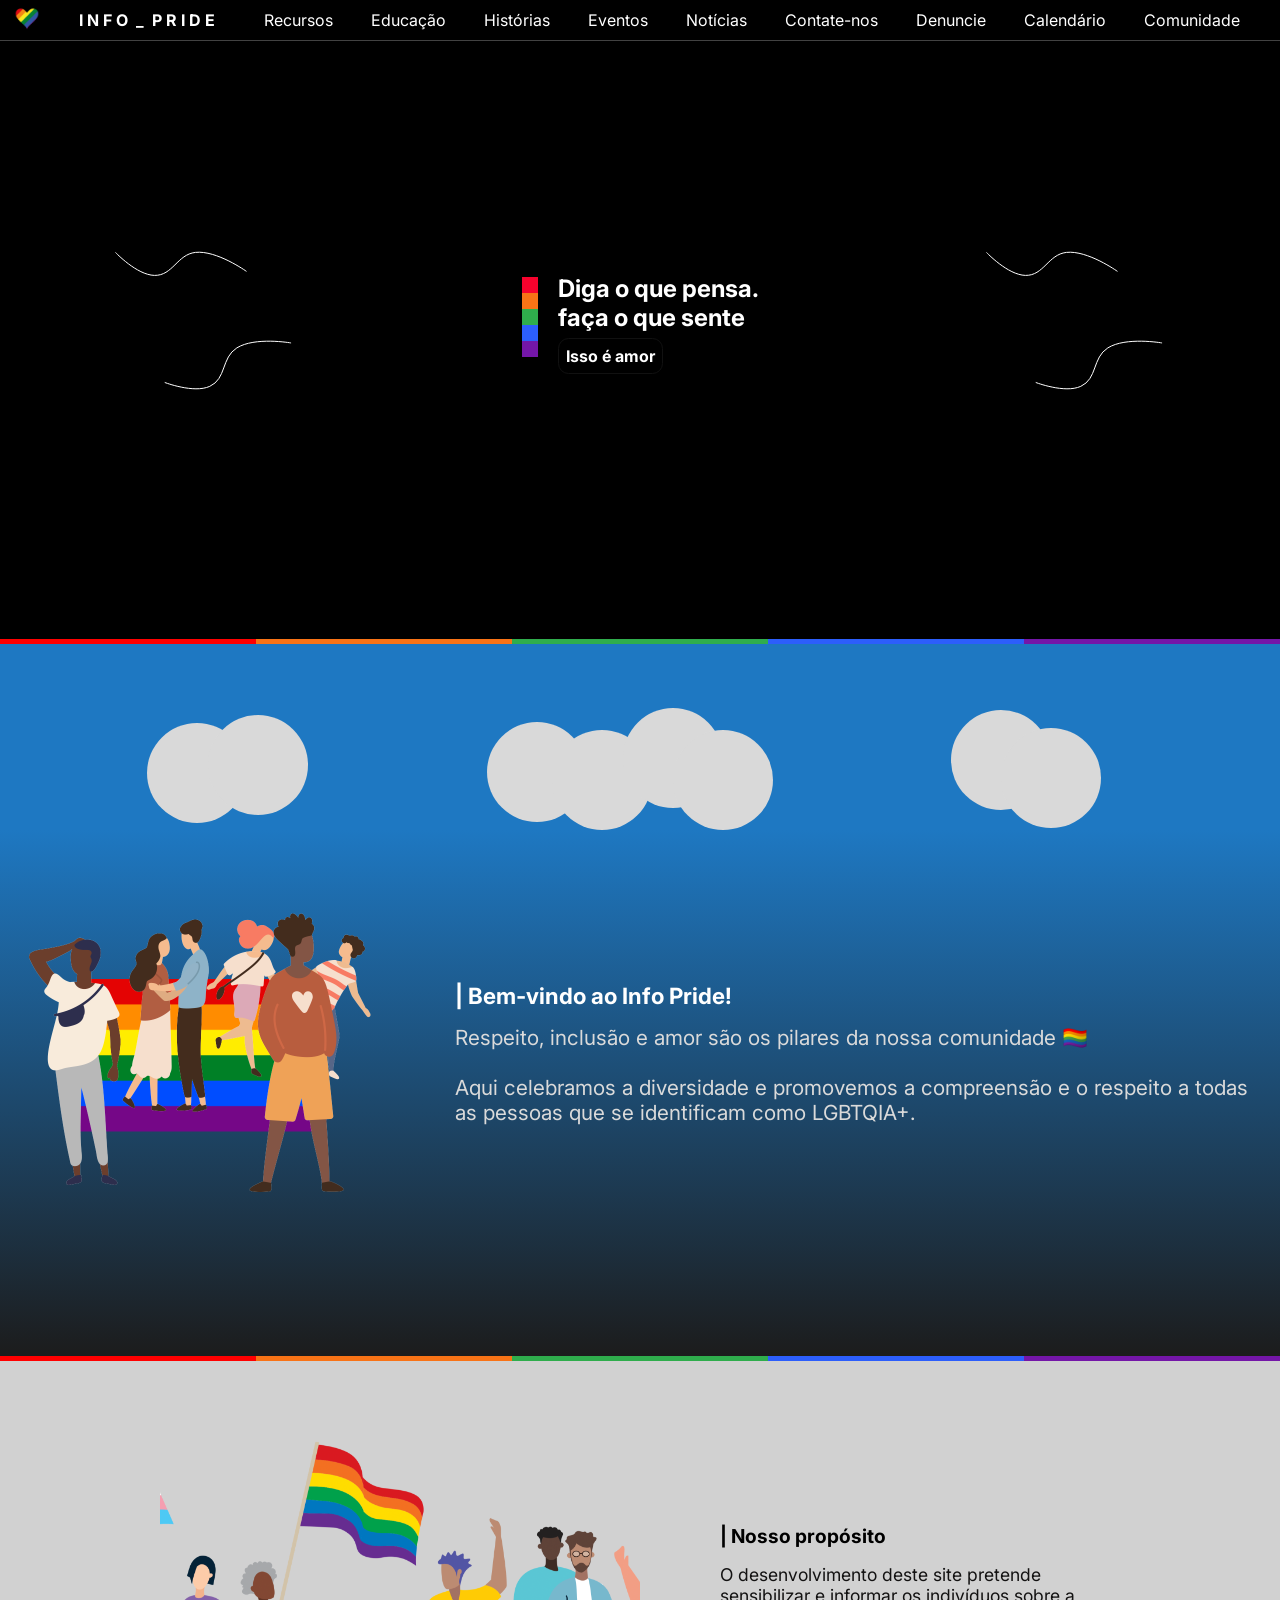
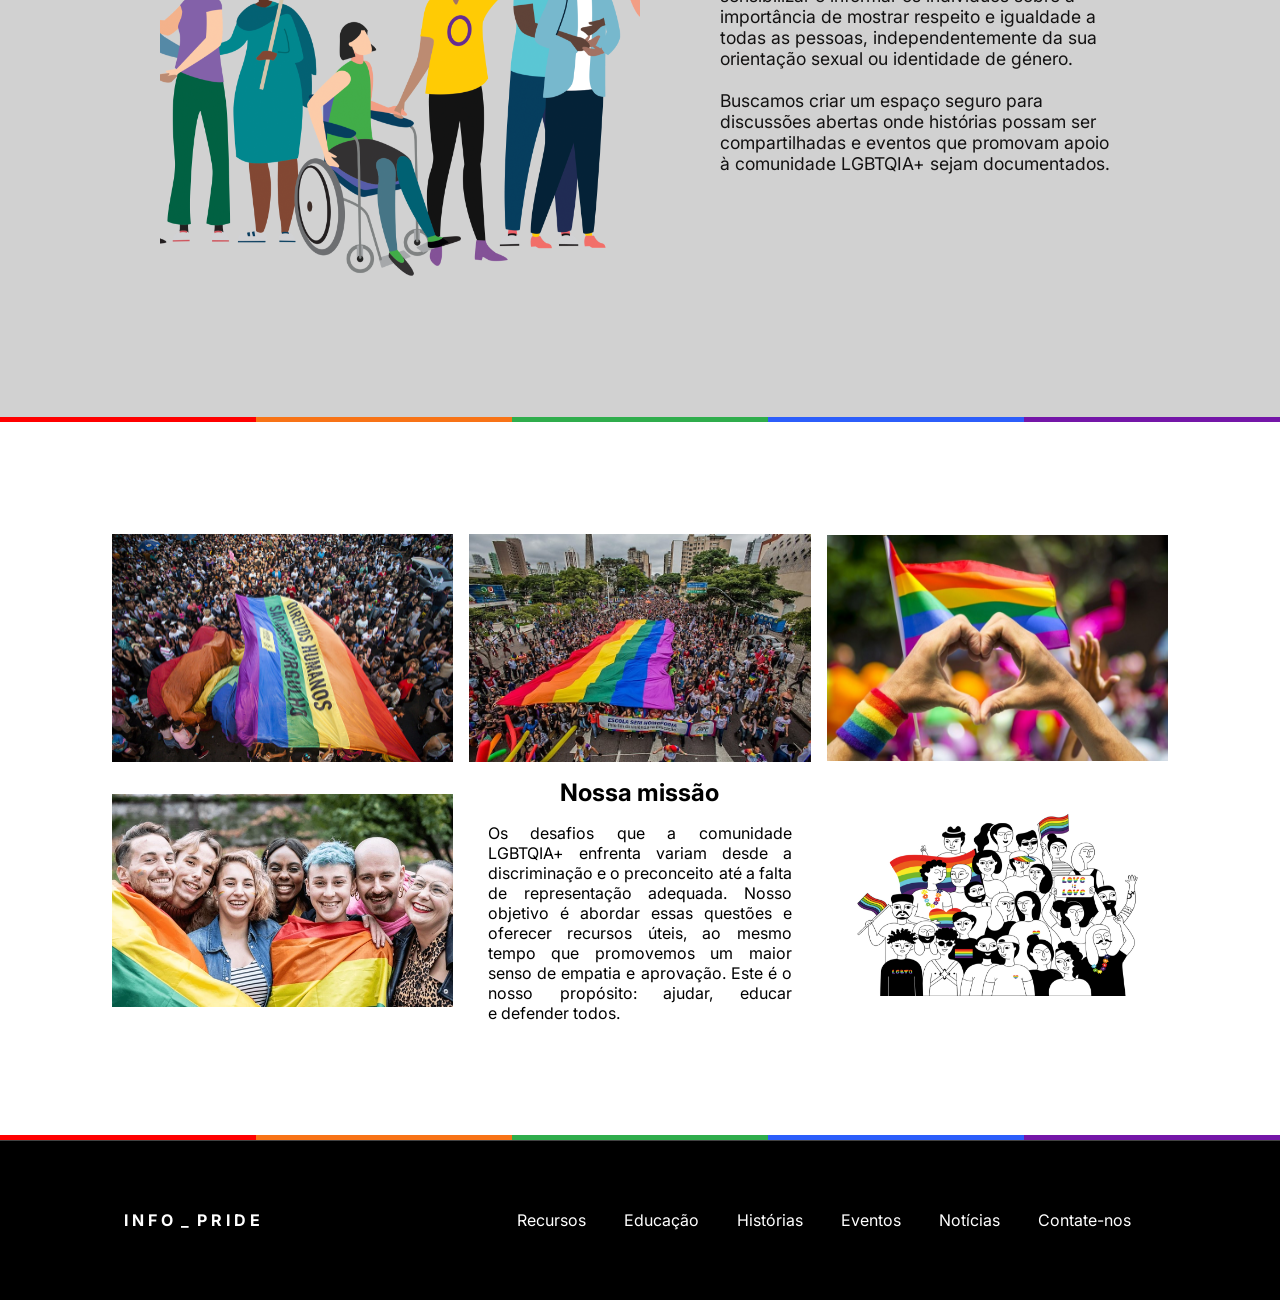
<file: index.html>
<!DOCTYPE html>
<html lang="pt-br">

<head>
  <meta charset="UTF-8">
  <meta name="viewport" content="width=device-width, initial-scale=1.0">
  <title>Info Pride</title>
  <link rel="icon" href="images/icone-site.svg">
  <link rel="stylesheet" href="css/styles.css">
  <link rel="stylesheet" href="css/cabecalho.css">
  <link rel="stylesheet" href="css/quebra.css">
  <link rel="stylesheet" href="css/ambiente.css">
  <link rel="stylesheet" href="css/historias.css">
  <link rel="stylesheet" href="css/footer.css">
  <link rel="stylesheet" href="css/eventos.css">
  <link rel="stylesheet" href="css/noticias.css">
  <link rel="stylesheet" href="css/responsivo.css">
  <link rel="stylesheet" href="css/educacao.css">
</head>

<body>
  <header>
    <a href="https://pride.google/" target="_blank"><img src="images/coracao.svg"></a>
    <h1><a href="index.html">I N F O&nbsp;&nbsp;_&nbsp;&nbsp;P R I D E</a></h1>
    <nav>
      <ul>
        <li><a href="ambiente.html">Recursos</a></li>
        <li><a href="educacao.html">Educação</a></li>
        <li><a href="historias.html">Histórias</a></li>
        <li><a href="eventos.html">Eventos</a></li>
        <li><a href="noticias.html">Notícias</a></li>
        <li><a href="contato.html">Contate-nos</a></li>
        <li><a href="denuncias.html">Denuncie</a></li>
        <li><a href="calendario.html">Calendário</a></li>
        <li><a href="comunidade.html">Comunidade</a></li>
      </ul>
    </nav>
  </header>
  <section class="inicio">
    <img src="images/linha-esquerda.svg" alt="">
    <div class="todos">
      <div class="caixa-imagem">
        <img class="icon" src="images/icone-site.svg" alt="">
      </div>
      <div inicio-titulo>
        <h2 id="titulo">Diga o que pensa.<br> faça o que sente</h2>
        <div class="caixa-amor">
          <a class="amor" href="">Isso é amor</a>
        </div>
      </div>
    </div>
    <img src="images/linha-direita.svg" alt="">
  </section>
  <section class="quebra-page">
    <div class="quebra1"></div>
    <div class="quebra2"></div>
    <div class="quebra3"></div>
    <div class="quebra4"></div>
    <div class="quebra5"></div>
  </section>
  </section>
  <div class="nuvens-box">
    <img src="images/nuvem-v1.svg" alt="">
    <img src="images/nuvem-grande.svg" alt="">
    <img src="images/nuvem-v2.svg" alt="">
  </div>
  <section class="quem-somos">
    <img class="img-quem" src="images/pessoas-quem.svg" alt="">
    <div class="quem-caixa">
      <article>
        <h2 class="quem-titulo">| Bem-vindo ao Info Pride!</h2>
        <p class="texto-quem">Respeito, inclusão e amor são os pilares da nossa comunidade 🏳️‍🌈<br><br>Aqui celebramos
          a diversidade e promovemos a compreensão e o respeito a todas as pessoas que se identificam como LGBTQIA+.</p>
      </article>
    </div>
  </section>
  <section class="quebra-page">
    <div class="quebra1"></div>
    <div class="quebra2"></div>
    <div class="quebra3"></div>
    <div class="quebra4"></div>
    <div class="quebra5"></div>
  </section>
  <section class="proposito-box">
    <img class="img-proposito" src="images/pessoas-objetivo.svg" alt="">
    <div class="proposito-caixa">
      <article>
        <h2 class="proposito-titulo">| Nosso propósito</h2>
        <p class="proposito-texto">O desenvolvimento deste site pretende sensibilizar e informar os indivíduos sobre a
          importância de mostrar respeito e igualdade a todas as pessoas, independentemente da sua orientação sexual ou
          identidade de género.<br><br>Buscamos criar um espaço seguro para discussões abertas onde histórias possam ser
          compartilhadas e eventos que promovam apoio à comunidade LGBTQIA+ sejam documentados.</p>
      </article>
    </div>
  </section>
  <section class="quebra-page">
    <div class="quebra1"></div>
    <div class="quebra2"></div>
    <div class="quebra3"></div>
    <div class="quebra4"></div>
    <div class="quebra5"></div>
  </section>
  <section class="missao">
    <img class="img-missao" src="images/missao1.svg" alt="">
    <img class="img-missao" src="images/missao2.svg" alt="">
    <img class="img-missao" src="images/missao3.svg" alt="">
    <img class="img-missao" src="images/missao5.svg" alt="">
    <div class="missao-caixa">
      <h2 class="missao-titulo">Nossa missão</h2>
      <p class="texto">Os desafios que a comunidade LGBTQIA+ enfrenta variam desde a discriminação e o preconceito até a
        falta de representação adequada. Nosso objetivo é abordar essas questões e oferecer recursos úteis, ao mesmo
        tempo que promovemos um maior senso de empatia e aprovação. Este é o nosso propósito: ajudar, educar
        e defender todos.</p>
    </div>
    <img class="img-missao" src="images/missao4.svg" alt="">
  </section>
  <section class="quebra-page">
    <div class="quebra1"></div>
    <div class="quebra2"></div>
    <div class="quebra3"></div>
    <div class="quebra4"></div>
    <div class="quebra5"></div>
  </section>
  <footer>
    <div class="box-footer">
      <h1><a href="index.html">I N F O&nbsp;&nbsp;_&nbsp;&nbsp;P R I D E</a></h1>
    </div>
    <nav class="custom-select">
      <ul>
        <li><a href="ambiente.html">Recursos</a></li>
        <li><a href="educacao.html">Educação</a></li>
        <li><a href="historias.html">Histórias</a></li>
        <li><a href="eventos.html">Eventos</a></li>
        <li><a href="noticias.html">Notícias</a></li>
        <li><a href="contato.html">Contate-nos</a></li>
      </ul>
    </nav>
  </footer>
</body>

</html>
</file>
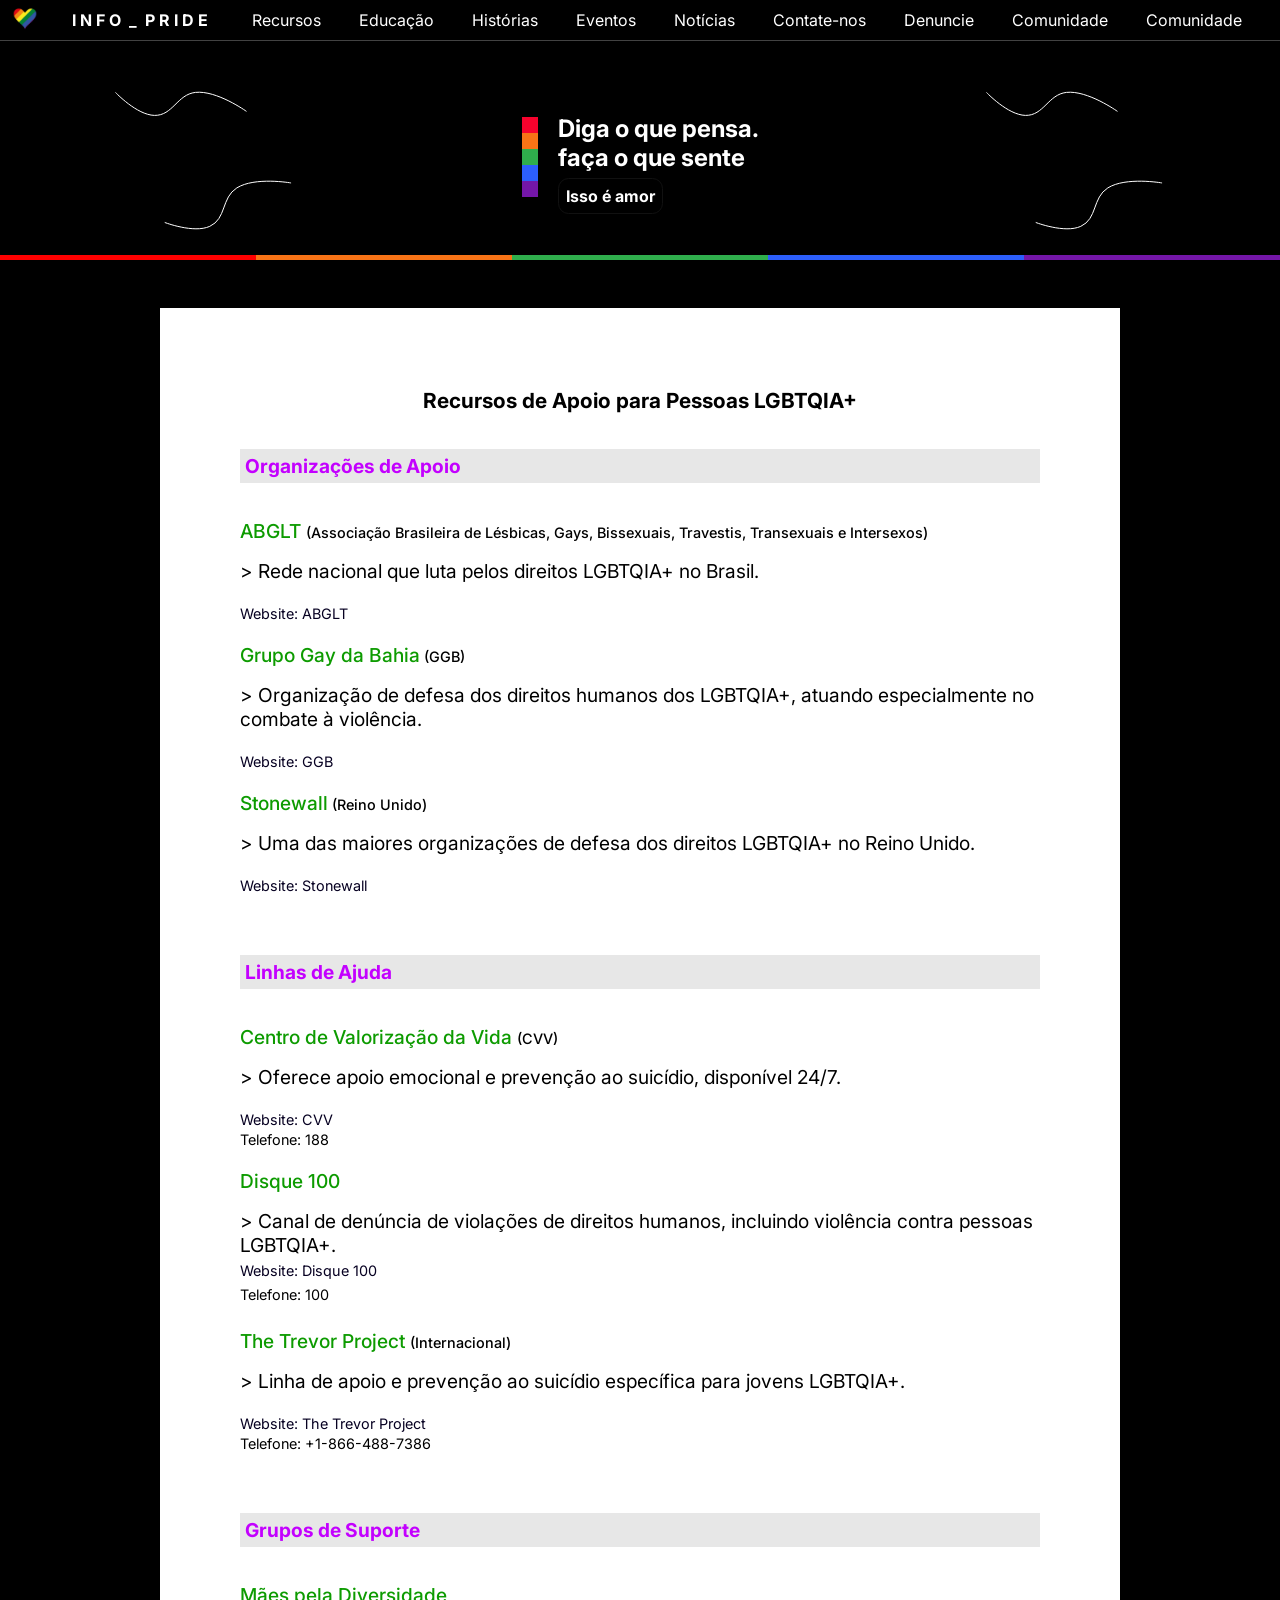
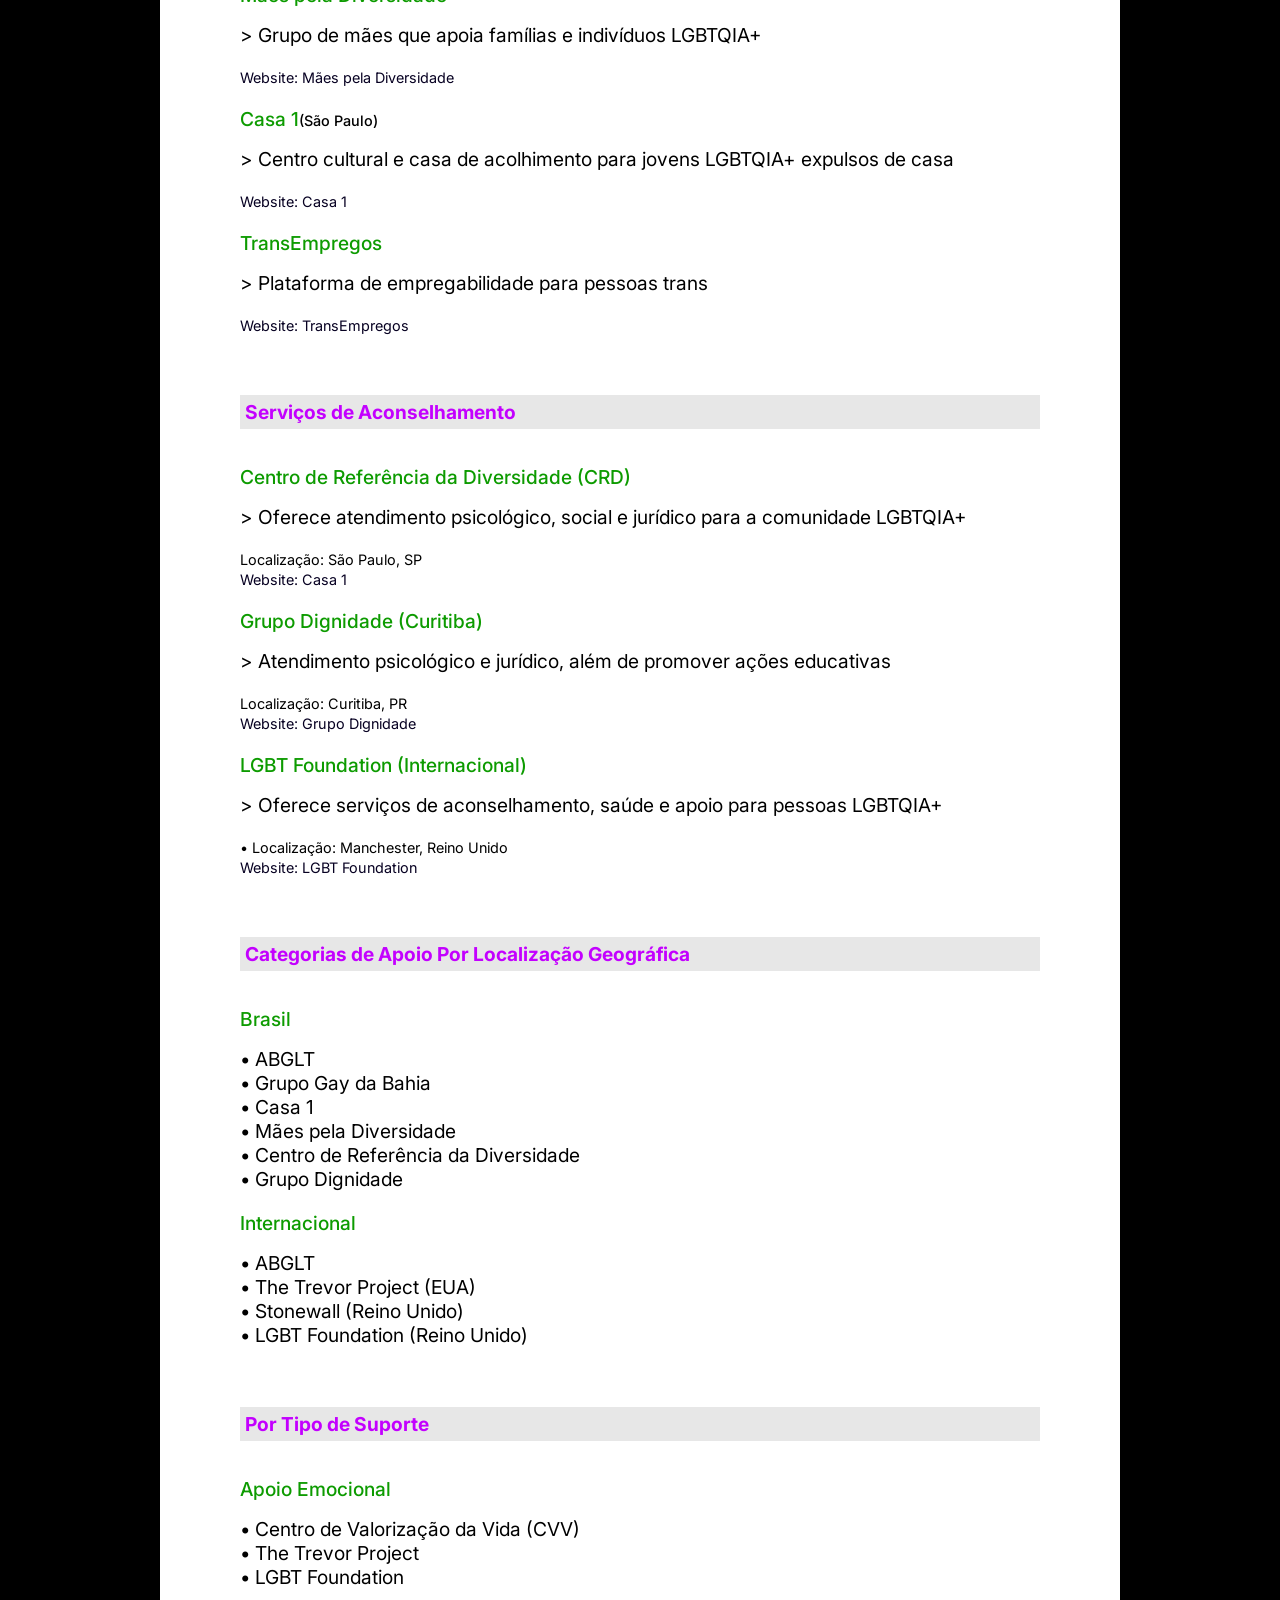
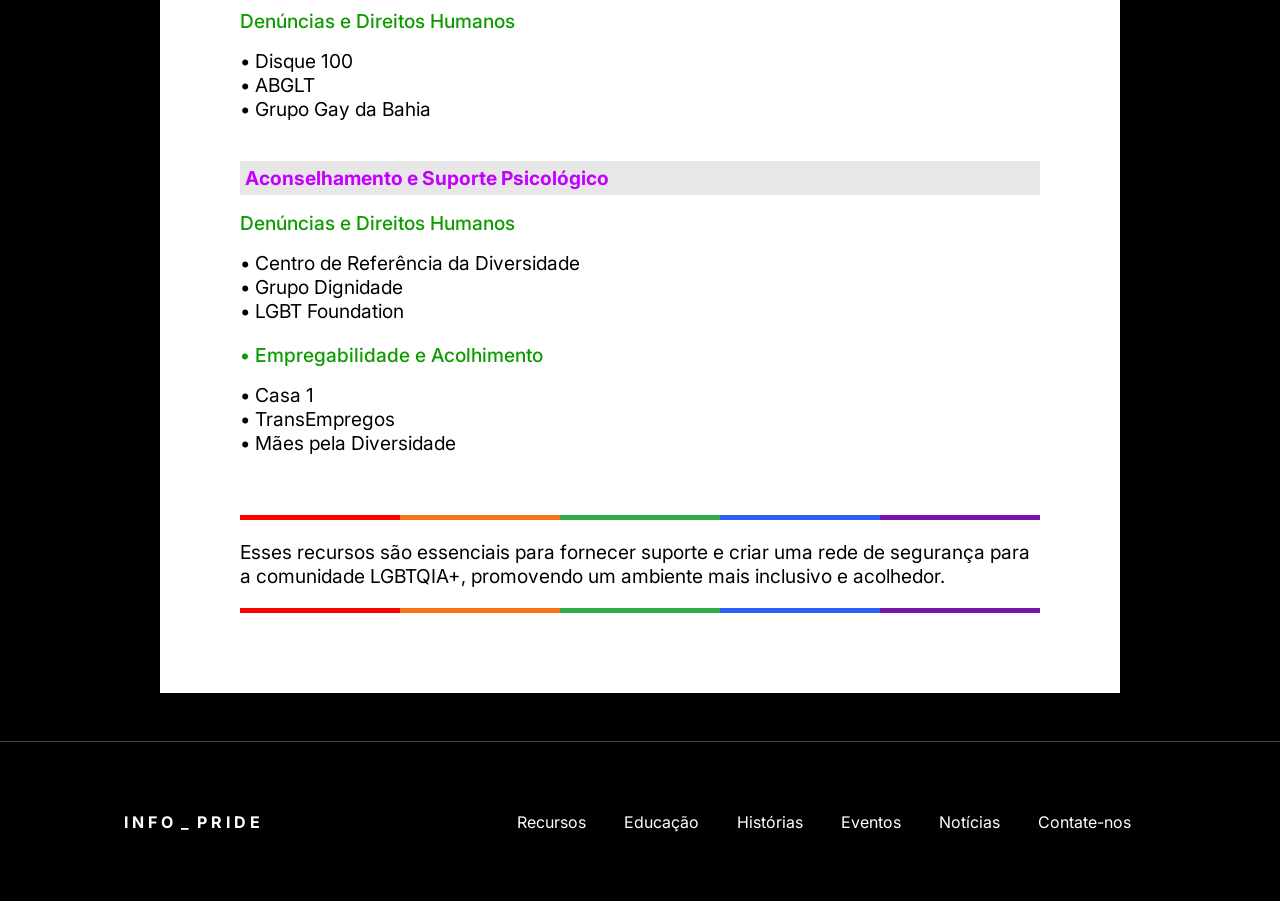
<file: ambiente.html>
<!DOCTYPE html>
<html lang="pt-br">

<head>
  <meta charset="UTF-8">
  <meta name="viewport" content="width=device-width, initial-scale=1.0">
  <title>Info Pride</title>
  <link rel="icon" href="images/icone-site.svg">
  <link rel="stylesheet" href="css/styles.css">
  <link rel="stylesheet" href="css/cabecalho.css">
  <link rel="stylesheet" href="css/quebra.css">
  <link rel="stylesheet" href="css/ambiente.css">
  <link rel="stylesheet" href="css/historias.css">
  <link rel="stylesheet" href="css/footer.css">
  <link rel="stylesheet" href="css/eventos.css">
  <link rel="stylesheet" href="css/noticias.css">
  <link rel="stylesheet" href="css/responsivo.css">
  <link rel="stylesheet" href="css/educacao.css">
</head>

<body>
  <header>
    <a href="https://pride.google/" target="_blank"><img src="images/coracao.svg"></a>
    <h1><a href="index.html">I N F O&nbsp;&nbsp;_&nbsp;&nbsp;P R I D E</a></h1>
    <nav class="custom-select">
      <ul>
        <li><a href="ambiente.html">Recursos</a></li>
        <li><a href="educacao.html">Educação</a></li>
        <li><a href="historias.html">Histórias</a></li>
        <li><a href="eventos.html">Eventos</a></li>
        <li><a href="noticias.html">Notícias</a></li>
        <li><a href="contato.html">Contate-nos</a></li>
        <li><a href="denuncias.html">Denuncie</a></li>
        <li><a href="comunidade.html">Comunidade</a></li>
        <li><a href="calendario.html">Comunidade</a></li>
      </ul>
    </nav>
  </header>
  <section class="inicio-ambiente">
    <img src="images/linha-esquerda.svg" alt="">
    <div class="todos-ambiente">
      <div class="caixa-imagem-ambiente">
        <img class="icon" src="images/icone-site.svg" alt="">
      </div>
      <div inicio-titulo>
        <h2 id="titulo-ambiente">Diga o que pensa.<br> faça o que sente</h2>
        <div class="caixa-amor-ambiente">
          <a class="amor-ambiente" href="">Isso é amor</a>
        </div>
      </div>
    </div>
    <img src="images/linha-direita.svg" alt="">
  </section>
  <section class="quebra-page">
    <div class="quebra1">
    </div>
    <div class="quebra2">
    </div>
    <div class="quebra3">
    </div>
    <div class="quebra4">
    </div>
    <div class="quebra5">
    </div>
  </section>
  <section class="ambiente-sec">
    <article class="ambiente-bloco">
      <div class="titulo-box">
        <h1 class="ambiente-titulo">Recursos de Apoio para Pessoas LGBTQIA+</h1>
      </div>
      <br>
      <h2 class="ambiente-subti">Organizações de Apoio</h2>
      <br>
      <h3 class="ambiente-subti2">ABGLT <span class="minimo">(Associação Brasileira de Lésbicas, Gays, Bissexuais,
          Travestis, Transexuais e Intersexos)</span></h3>
      <p class="ambiente-letra">> Rede nacional que luta pelos direitos LGBTQIA+ no Brasil.</p><br>
      <span class="minimo"><a class="link" href="https://www.abglt.org/" target="_blank">Website: ABGLT</a></span><br>
      <br>
      <h3 class="ambiente-subti2">Grupo Gay da Bahia<span class="minimo"> (GGB)</span></h3>
      <p class="ambiente-letra">> Organização de defesa dos direitos humanos dos LGBTQIA+, atuando especialmente no
        combate à violência.</p><br>
      <span class="minimo"><a class="link" href="https://grupogaydabahia.com.br/" target="_blank">Website:
          GGB</a></span><br>
      <br>
      <h3 class="ambiente-subti2">Stonewall<span class="minimo"> (Reino Unido)</span></h3>
      <p class="ambiente-letra">> Uma das maiores organizações de defesa dos direitos LGBTQIA+ no Reino Unido.</p><br>
      <span class="minimo"><a class="link" href="https://www.stonewall.org.uk/" target="_blank">Website:
          Stonewall</a></span><br>
      </p>
      <br>
      <br>
      <br>
      <h2 class="ambiente-subti">Linhas de Ajuda</h2>
      <br>
      <h3 class="ambiente-subti2">Centro de Valorização da Vida <span class="minimo">(CVV)</span></h3>
      <p class="ambiente-letra">> Oferece apoio emocional e prevenção ao suicídio, disponível 24/7.</p><br>
      <span class="minimo"><a class="link" href="https://cvv.org.br/" target="_blank">Website: CVV</a></span><br>
      <span class="minimo">Telefone: 188</span>
      <br>
      <br>
      <h3 class="ambiente-subti2">Disque 100</h3>
      <p class="ambiente-letra">> Canal de denúncia de violações de direitos humanos, incluindo violência contra pessoas
        LGBTQIA+.<br>
        <span class="minimo"><a class="link"
            href="https://www.gov.br/pt-br/servicos/denunciar-violacao-de-direitos-humanos" target="_blank">Website:
            Disque 100</a></span><br>
        <span class="minimo">Telefone: 100</span>
        <br>
        <br>
      <h3 class="ambiente-subti2">The Trevor Project <span class="minimo">(Internacional)</span></h3>
      <p class="ambiente-letra">> Linha de apoio e prevenção ao suicídio específica para jovens LGBTQIA+.</p><br>
      <span class="minimo"><a class="link" href="https://www.thetrevorproject.org/get-help/" target="_blank">Website:
          The Trevor Project</a></span><br>
      <span class="minimo">Telefone: +1-866-488-7386</span>
      <br>
      <br>
      <br>
      <br>
      <h2 class="ambiente-subti">Grupos de Suporte</h2>
      <br>
      <h3 class="ambiente-subti2">Mães pela Diversidade</h3>
      <p class="ambiente-letra">> Grupo de mães que apoia famílias e indivíduos LGBTQIA+</p><br>
      <span class="minimo"><a class="link" href="https://www.maespeladiversidade.org.br/" target="_blank">Website: Mães
          pela Diversidade</a></span><br>
      <br>
      <h3 class="ambiente-subti2">Casa 1<span class="minimo">(São Paulo)</span></h3>
      <p class="ambiente-letra">> Centro cultural e casa de acolhimento para jovens LGBTQIA+ expulsos de casa</p><br>
      <span class="minimo"><a class="link" href="https://www.casaum.org/" target="_blank">Website: Casa 1</a></span><br>
      <br>
      <h3 class="ambiente-subti2">TransEmpregos</h3>
      <p class="ambiente-letra">> Plataforma de empregabilidade para pessoas trans</p><br>
      <span class="minimo"><a class="link" href="http://www.transempregos.com.br/" target="_blank">Website:
          TransEmpregos</a></span><br>
      <br>
      <br>
      <br>
      <h2 class="ambiente-subti">Serviços de Aconselhamento</h2>
      <br>
      <h3 class="ambiente-subti2">Centro de Referência da Diversidade (CRD)</h3>
      <p class="ambiente-letra">> Oferece atendimento psicológico, social e jurídico para a comunidade LGBTQIA+</p><br>
      <span class="minimo">Localização: São Paulo, SP</span><br>
      <span class="minimo"><a class="link" href="http://www.crd.org.br/" target="_blank">Website: Casa 1</a></span><br>
      <br>
      <h3 class="ambiente-subti2">Grupo Dignidade (Curitiba)</h3>
      <p class="ambiente-letra">> Atendimento psicológico e jurídico, além de promover ações educativas</p><br>
      <span class="minimo">Localização: Curitiba, PR</span><br>
      <span class="minimo"><a class="link" href="http://www.grupodignidade.org.br/" target="_blank">Website: Grupo
          Dignidade</a></span><br>
      <br>
      <h3 class="ambiente-subti2">LGBT Foundation (Internacional)</h3>
      <p class="ambiente-letra">> Oferece serviços de aconselhamento, saúde e apoio para pessoas LGBTQIA+</p><br>
      <span class="minimo">• Localização: Manchester, Reino Unido</span><br>
      <span class="minimo"><a class="link" href="https://lgbt.foundation/" target="_blank">Website: LGBT
          Foundation</a></span><br>
      <br>
      <br>
      <br>
      <h2 class="ambiente-subti">Categorias de Apoio Por Localização Geográfica</h2>
      <br>
      <h2 class="ambiente-subti2">Brasil</h2>
      <P class="ambiente-letra">• ABGLT<br>
        • Grupo Gay da Bahia<br>
        • Casa 1<br>
        • Mães pela Diversidade<br>
        • Centro de Referência da Diversidade<br>
        • Grupo Dignidade
      </P>
      <br>
      <h2 class="ambiente-subti2">Internacional</h2>
      <P class="ambiente-letra">• ABGLT<br>
        • The Trevor Project (EUA)<br>
        • Stonewall (Reino Unido)<br>
        • LGBT Foundation (Reino Unido)
      </P>
      <br>
      <br>
      <br>
      <h2 class="ambiente-subti">Por Tipo de Suporte</h2>
      <br>
      <h2 class="ambiente-subti2">Apoio Emocional</h2>
      <P class="ambiente-letra">• Centro de Valorização da Vida (CVV)<br>
        • The Trevor Project<br>
        • LGBT Foundation<br>
      </P>
      <br>
      <h2 class="ambiente-subti2">Denúncias e Direitos Humanos</h2>
      <P class="ambiente-letra">• Disque 100<br>
        • ABGLT<br>
        • Grupo Gay da Bahia<br>
      </P>
      <br>
      <br>
      <h2 class="ambiente-subti">Aconselhamento e Suporte Psicológico</h2>
      <h2 class="ambiente-subti2">Denúncias e Direitos Humanos</h2>
      <P class="ambiente-letra">• Centro de Referência da Diversidade<br>
        • Grupo Dignidade<br>
        • LGBT Foundation<br>
      </P>
      <br>
      <h2 class="ambiente-subti2">• Empregabilidade e Acolhimento</h2>
      <P class="ambiente-letra">• Casa 1<br>
        • TransEmpregos<br>
        • Mães pela Diversidade
      </P>
      <br>
      <br>
      <br>
      <section class="quebra-page">
        <div class="quebra1"></div>
        <div class="quebra2"></div>
        <div class="quebra3"></div>
        <div class="quebra4"></div>
        <div class="quebra5"></div>
      </section>
      <br>
      <p class="ambiente-letra">Esses recursos são essenciais para fornecer suporte e criar uma rede de segurança para a
        comunidade LGBTQIA+, promovendo um ambiente mais inclusivo e acolhedor.</p>
      <br>
      <section class="quebra-page">
        <div class="quebra1"></div>
        <div class="quebra2"></div>
        <div class="quebra3"></div>
        <div class="quebra4"></div>
        <div class="quebra5"></div>
      </section>
    </article>
  </section>
  <footer>
    <div class="box-footer">
      <h1><a href="index.html">I N F O&nbsp;&nbsp;_&nbsp;&nbsp;P R I D E</a></h1>
    </div>
    <nav class="custom-select">
      <ul>
        <li><a href="ambiente.html">Recursos</a></li>
        <li><a href="educacao.html">Educação</a></li>
        <li><a href="historias.html">Histórias</a></li>
        <li><a href="eventos.html">Eventos</a></li>
        <li><a href="noticias.html">Notícias</a></li>
        <li><a href="contato.html">Contate-nos</a></li>
      </ul>
    </nav>
  </footer>
</body>

</html>
</file>
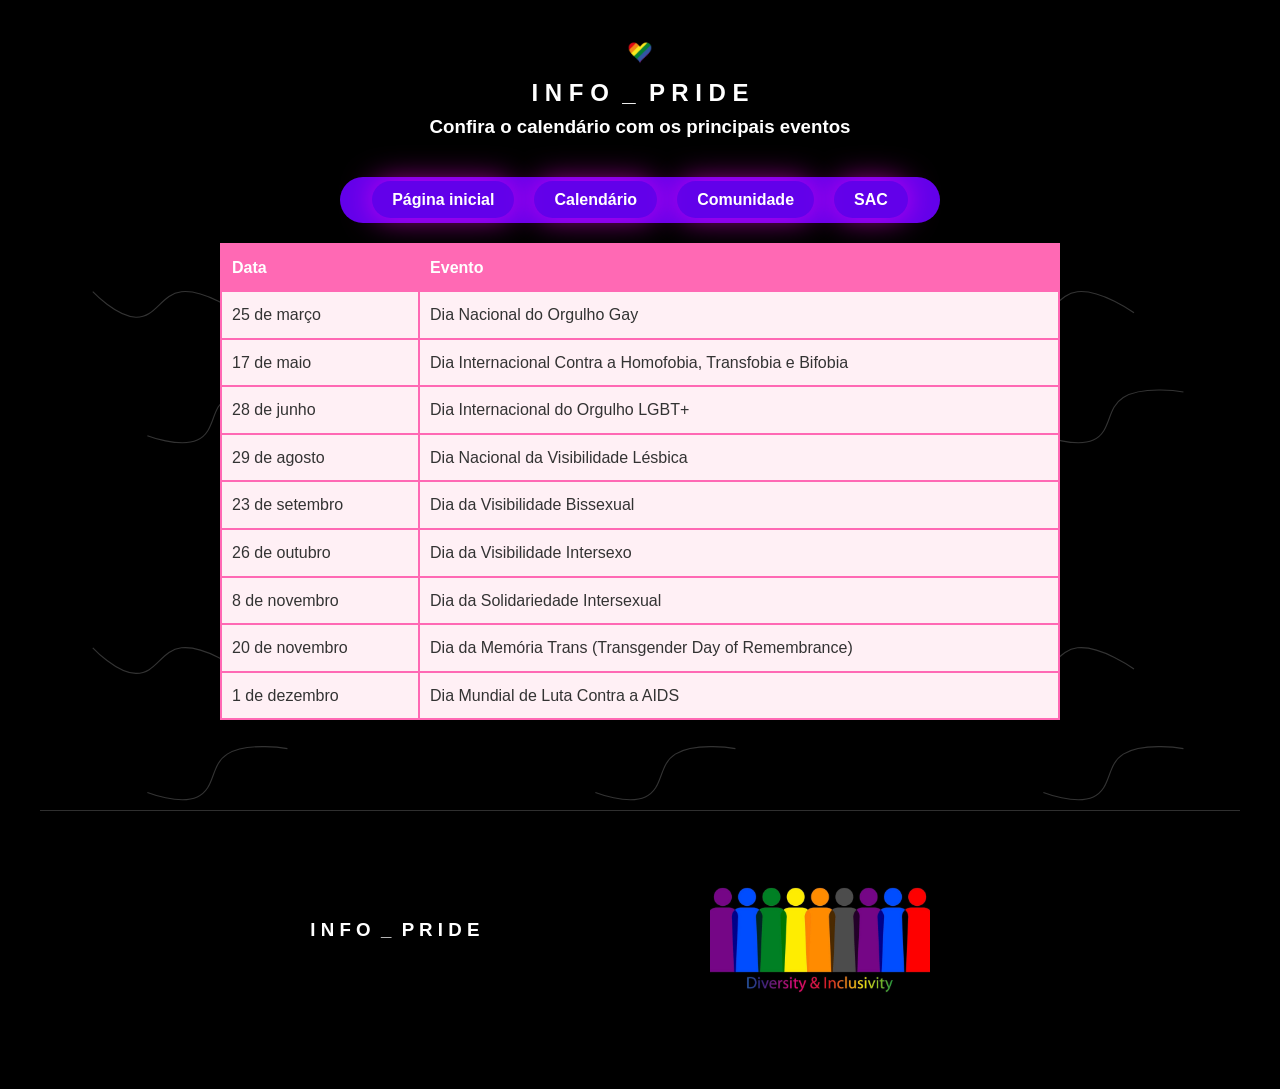
<file: calendario.html>
<!DOCTYPE html>
<html lang="pt-BR">
<head>
    <meta charset="UTF-8">
    <meta name="viewport" content="width=device-width, initial-scale=1.0">
    <title>Comunidade LGBT+</title>
    <style>
        /* Reset básico */
        * {
            margin: 0;
            padding: 0;
            box-sizing: border-box;
        }

        /* Estilo do corpo */
        body {
            font-family: Arial, sans-serif;
            background-color: #000000; /* Cor de fundo suave */
            color: #333;
            line-height: 1.6;
            padding: 20px;
        }

        /* Cabeçalho */
        header {
            display: flex;
            flex-direction: column;
            align-items: center;
            justify-content: center;
            margin-bottom: 35px;
        }

        header h3 {
            color: #ffffff; /* Rosa vibrante */
        }

        
        header h1 a {
            font-size: 24px;
            text-decoration: none;
            color: #ffffff;
        }

        .sectionbody {
            font-family: Arial, sans-serif;
            display: flex;
            flex-direction: column;
            align-items: center;
            justify-content: center;
            min-height: 100vh;
            color: #333;
            padding: 20px;
        }
        
        #menu {
            padding: 10px;
            width: 100%;
            max-width: 600px;
            text-align: center;
            margin-bottom: 20px;
            transition: all 1.0s ease;
            -moz-border-radius:30px;
            -webkit-border-radius:30px;
            border-radius: 30px;
            width:100%;
            height:auto;
            margin-left: auto ;
            margin-right: auto ;
            padding:10px;
            display: inline-block;
            background-color: #6200ea;
        }

        .sectionconteudo {
            font-family: Arial, sans-serif;
            display: flex;
            align-items: center;
            flex-wrap: wrap;
            justify-content: space-around;
            min-height: 100vh;
            color: #333;
            padding: 20px;
        }

        .sectionconteudo img {
            background-color: red;
            position:sticky;
            z-index: -1;
        }

        .linhasbox {
            width: 100%;
            position: fixed;
            display: flex;
            flex-wrap: wrap;
            justify-content: space-between;
            z-index: -1;
        }

        table {
            margin: 0 auto;
            border-collapse: collapse;
            width: 70%;
        }
        th, td {    
            border: 2px solid #ff69b4;
            padding: 10px;
            text-align: left;
        }
        th {
            background-color: #ff69b4;
            color: white;
        }
        td {
            background-color: #fff0f5;
        }

        /* Menu de navegação */
        nav#menu {
            padding: 10px;
            margin-bottom: 20px;
        }

        nav#menu ul {
            list-style: none;
            display: flex;
            flex-wrap: wrap;
            justify-content: center;
        }

        nav#menu ul li {
            margin: 0 10px;
        }

        nav#menu ul li a {
            color: #ffffff;
            text-decoration: none;
            padding: 10px 20px;
            transition: background 0.3s;
            border-radius: 5px;
            font-weight: bold;
            transition: all 1.0s ease;
            -webkit-border-radius: 30px;
            -moz-border-radius: 30px;
            -webkit-box-shadow: 0px 0px 30px 0px rgba(255, 0, 170, 0.67);
            -moz-box-shadow:    0px 0px 30px 0px rgba(255, 0, 212, 0.67);
            box-shadow:         0px 0px 30px 0px rgba(255, 0, 242, 0.67);
        }

        nav#menu ul li a:hover {
            background-color: #ff4081; /* Rosa quando o mouse passa */
        }

        /* Área de Comunidades */
        #comunidades {
            background-color: #fff;
            padding: 20px;
            border-radius: 10px;
            box-shadow: 0 4px 10px rgba(0, 0, 0, 0.1);
            margin-bottom: 20px;
        }

        #comunidades h2 {
            color: #6200ea;
            margin-bottom: 15px;
            font-size: 1.8em;
        }

        #comunidades p {
            margin-bottom: 15px;
            color: #444;
        }

        button {
            background-color: #ff4081;
            color: #fff;
            padding: 10px 20px;
            border: none;
            border-radius: 6px;
            cursor: pointer;
            transition: background 0.3s;
            font-weight: bold;
        }

        button:hover {
            background-color: #e91e63; /* Rosa mais escuro ao passar o mouse */
        }

        #form-comunidade {
            margin-top: 20px;
            background-color: #f8eaf6;
            padding: 15px;
            border-radius: 8px;
        }

        #form-comunidade h3 {
            color: #6200ea;
            margin-bottom: 10px;
        }

        #form-comunidade label {
            display: block;
            margin: 5px 0;
            font-weight: bold;
            color: #333;
        }

        #form-comunidade input, #form-comunidade textarea {
            width: 100%;
            padding: 8px;
            margin-bottom: 10px;
            border: 1px solid #ddd;
            border-radius: 5px;
        }

        /* Lista de Comunidades */
        #lista-comunidades {
            list-style-type: none;
            padding: 0;
        }

        #lista-comunidades li {
            background-color: #e1bee7; /* Roxo claro */
            padding: 10px;
            margin: 5px 0;
            border-radius: 5px;
            color: #333;
            font-weight: bold;
        }

        /* Chat */
        #chat {
            background-color: #fff;
            padding: 20px;
            border-radius: 10px;
            box-shadow: 0 4px 10px rgba(0, 0, 0, 0.1);
            margin-bottom: 20px;
        }

        #chat h2 {
            color: #6200ea;
            margin-bottom: 10px;
            font-size: 1.8em;
        }

        #chat-container {
            display: flex;
            flex-direction: column;
        }

        #chat-box {
            height: 200px;
            overflow-y: auto;
            background-color: #f1f1f1;
            padding: 10px;
            border: 1px solid #ddd;
            border-radius: 5px;
            margin-bottom: 10px;
        }

        #chat-form {
            display: flex;
        }

        #chat-form input {
            flex: 1;
            padding: 10px;
            border: 1px solid #ddd;
            border-radius: 5px 0 0 5px;
        }

        #chat-form button {
            border-radius: 0 5px 5px 0;
            background-color: #ff4081;
        }

        /* Área de Suporte */
        #suporte {
            background-color: #fff;
            padding: 20px;
            border-radius: 10px;
            box-shadow: 0 4px 10px rgba(0, 0, 0, 0.1);
        }

        #suporte h2 {
            color: #6200ea;
            margin-bottom: 10px;
            font-size: 1.8em;
        }

        .sectionfototer {
            border-top: 1px solid #2f2f2f;
            font-family: Arial, sans-serif;
            display: flex;
            align-items: center;
            justify-items: center;
            justify-content: center;
            min-height: 10vh;
            color: #333;
            padding: 20px;
        }

        .sectionfototer footer {
            font-family: Arial, sans-serif;
            display: flex;
            align-items: center;
            justify-items: center;
            justify-content: center;
            min-height: 10vh;
            color: #333;
            padding: 20px;
        }


        .sectionfototer footer ul li a:hover {
            transition: 0.2s;
            color: #cacaca;
            text-decoration: none;
            color: #ffffff;
            list-style: none;
        }

        .box-footer{
            margin-right: 20px;
        }

        .box-footer img {
            margin-right: 20px;
        }

        .sectionfototer {
            border-top: 1px solid #2f2f2f;
            font-family: Arial, sans-serif;
            display: flex;
            align-items: center;
            justify-items: center;
            justify-content: center;
            min-height: 10vh;
            color: #333;
            margin-top: 90px;
            background-color: #000000;
        }

        .sectionfototer footer {
            font-family: Arial, sans-serif;
            display: flex;
            align-items: center;
            justify-items: center;
            justify-content: center;
            min-height: 10vh;
            color: #333;
        }

        .box-footer {
            display: flex;
            align-items: center;
            justify-items: center;
            justify-content:  space-evenly;

        }

        .sectionfototer footer ul li a:hover {
            transition: 0.2s;
            color: #cacaca;
        }

        .sectionfototer img {
            max-width: 20%;
            display: flex;
        }

        .box-footer{
            margin-right: 20px;
        }

        .box-footer h1 a {
            color: #ffffff;
            text-decoration: none;
        }

        .linhasbox img {
            padding: 10vh;
            flex-basis: 30%;
            opacity: 0.2;
        }
    </style>
</head>
<section class="sectionbody">
    <section class="linhasbox">
        <img src="images/linha-esquerda.svg" alt="">
        <img src="images/linha-esquerda.svg" alt="">
        <img src="images/linha-esquerda.svg" alt="">
        <img class="sumirlinha" src="images/linha-esquerda.svg" alt="">
        <img class="sumirlinha" src="images/linha-esquerda.svg" alt="">
        <img class="sumirlinha" src="images/linha-esquerda.svg" alt="">
    </section>
    <body>
            <!-- Cabeçalho -->
            <header>
                <a href="https://pride.google/" target="_blank"><img src="images/coracao.svg"></a>
                <h1><a href="index.html">I N F O&nbsp;&nbsp;_&nbsp;&nbsp;P R I D E</a></h1>
                <h3>Confira o calendário com os principais eventos</h3>
            </header>

            <!-- Menu de navegação -->
            <nav id="menu">
                <ul>
                    <li><a href="index.html" target="_self">Página inicial</a></li>
                    <li><a href="calendario.html" target="_self">Calendário</a></li>
                    <li><a href="comunidade.html" target="_self">Comunidade</a></li>
                    <li><a href="denuncias.html" target="_self">SAC</a></li>
                </ul>
            </nav>


            <table>
                <thead>
                    <tr>
                        <th>Data</th>
                        <th>Evento</th>
                    </tr>
                </thead>
                <tbody>
                    <tr>
                        <td>25 de março</td>
                        <td>Dia Nacional do Orgulho Gay</td>
                    </tr>
                    <tr>
                        <td>17 de maio</td>
                        <td>Dia Internacional Contra a Homofobia, Transfobia e Bifobia</td>
                    </tr>
                    <tr>
                        <td>28 de junho</td>
                        <td>Dia Internacional do Orgulho LGBT+</td>
                    </tr>
                    <tr>
                        <td>29 de agosto</td>
                        <td>Dia Nacional da Visibilidade Lésbica</td>
                    </tr>
                    <tr>
                        <td>23 de setembro</td>
                        <td>Dia da Visibilidade Bissexual</td>
                    </tr>
                    <tr>
                        <td>26 de outubro</td>
                        <td>Dia da Visibilidade Intersexo</td>
                    </tr>
                    <tr>
                        <td>8 de novembro</td>
                        <td>Dia da Solidariedade Intersexual</td>
                    </tr>
                    <tr>
                        <td>20 de novembro</td>
                        <td>Dia da Memória Trans (Transgender Day of Remembrance)</td>
                    </tr>
                    <tr>
                        <td>1 de dezembro</td>
                        <td>Dia Mundial de Luta Contra a AIDS</td>
                    </tr>
                </tbody>
            </table>
            <section class="sectionfototer">
                <footer>
                    <div class="box-footer">
                        <h1><a href="index.html">I N F O&nbsp;&nbsp;_&nbsp;&nbsp;P R I D E</a></h1>
                        <img id="imagefoter" src="images/diversidadefooter.jpg">
                    </div>    
                </footer>
            </section>
    
        </body>
    </section>

        <!-- Scripts -->
        <script>
            document.getElementById('criar-comunidade-btn').addEventListener('click', function() {
                const form = document.getElementById('form-comunidade');
                form.style.display = form.style.display === 'none' ? 'block' : 'none';
            });

            document.getElementById('chat-form').addEventListener('submit', function(event) {
                event.preventDefault();
                const mensagem = document.getElementById('mensagem').value;
                const chatBox = document.getElementById('chat-box');

                const novaMensagem = document.createElement('p');
                novaMensagem.textContent = mensagem;
                chatBox.appendChild(novaMensagem);

                document.getElementById('mensagem').value = '';
            });
        </script>

</html>
</file>
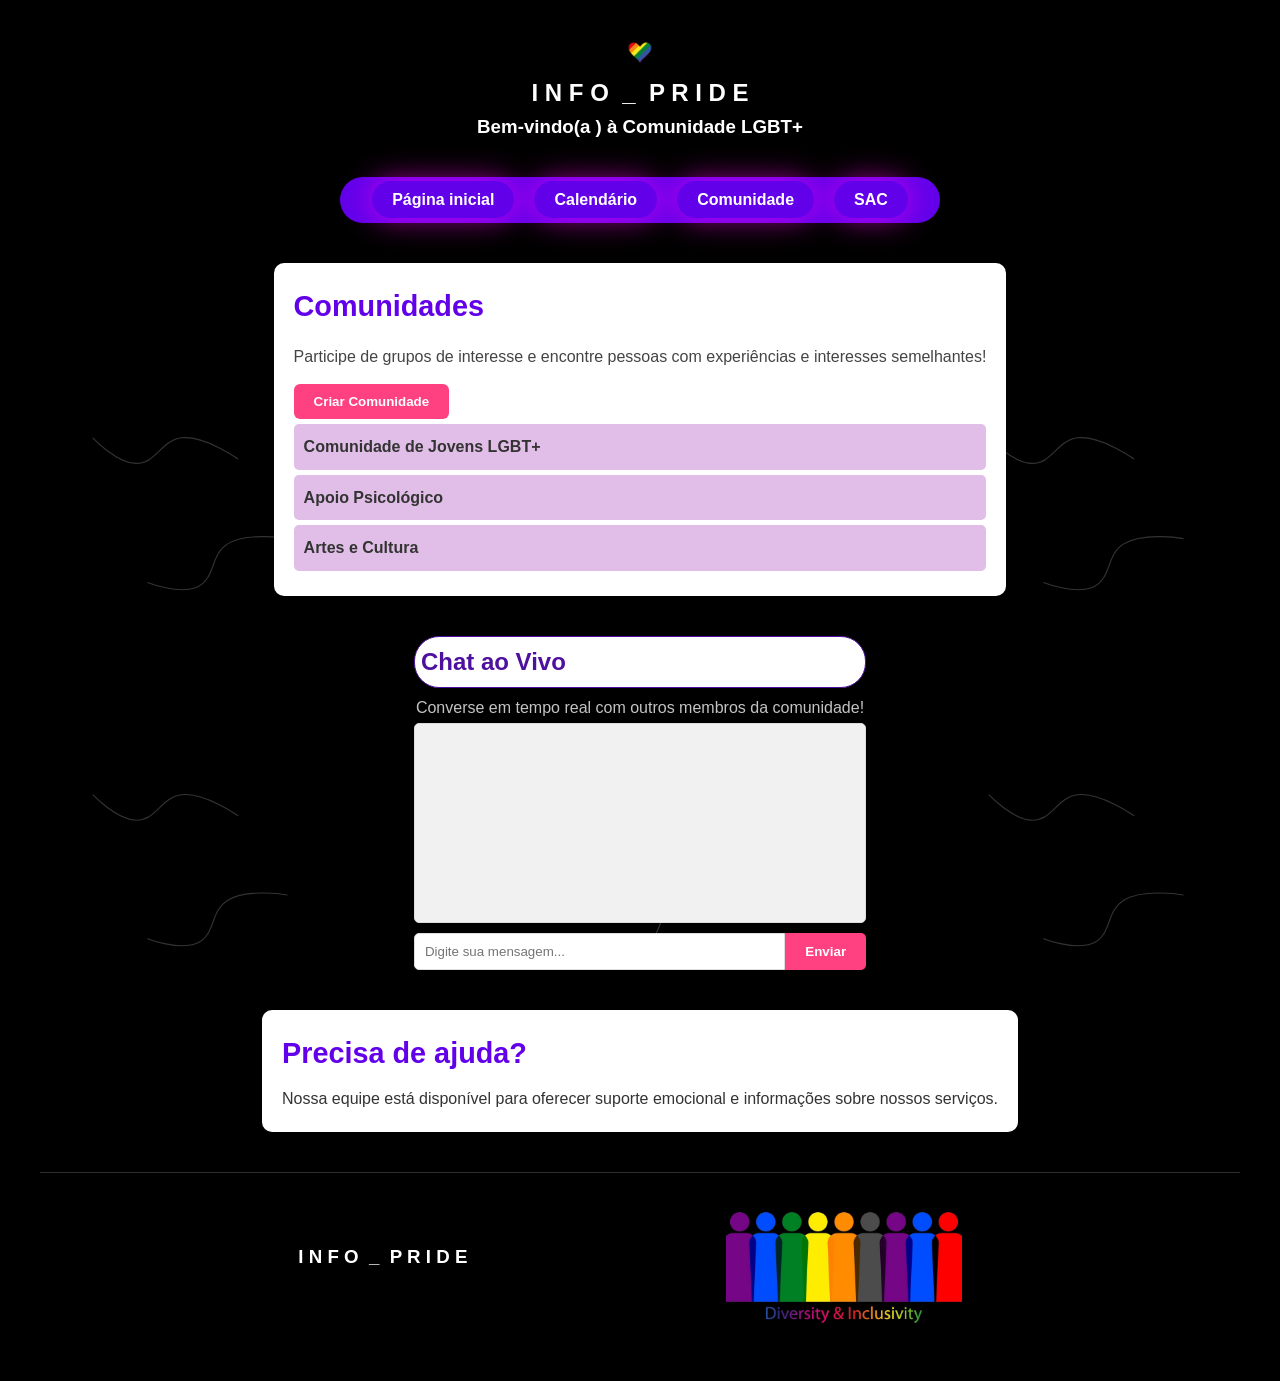
<file: comunidade.html>
<!DOCTYPE html>
<html lang="pt-BR">
<head>
    <meta charset="UTF-8">
    <meta name="viewport" content="width=device-width, initial-scale=1.0">
    <title>Comunidade LGBT+</title>
    <style>
        /* Reset básico */
        * {
            margin: 0;
            padding: 0;
            box-sizing: border-box;
            text-decoration: none;
        }

        /* Estilo do corpo */
        body {
            font-family: Arial, sans-serif;
            background-color: #000000; /* Cor de fundo suave */
            color: #333;
            line-height: 1.6;
            padding: 20px;
        }

        /* Cabeçalho */
        header {
            display: flex;
            flex-direction: column;
            align-items: center;
            justify-content: center;
            margin-bottom: 35px;
        }

        header h3 {
            color: #ffffff; /* Rosa vibrante */
        }

        
        header h1 a {
            font-size: 24px;
            text-decoration: none;
            color: #ffffff;
        }

        .sectionbody {
            font-family: Arial, sans-serif;
            display: flex;
            flex-direction: column;
            align-items: center;
            justify-content: center;
            min-height: 100vh;
            color: #333;
            padding: 20px;
        }
        
        #menu {
            padding: 10px;
            width: 100%;
            max-width: 600px;
            text-align: center;
            margin-bottom: 20px;
            transition: all 1.0s ease;
            -moz-border-radius:30px;
            -webkit-border-radius:30px;
            border-radius: 30px;
            width:100%;
            height:auto;
            margin-left: auto ;
            margin-right: auto ;
            padding:10px;
            display: inline-block;
            background-color: #6200ea;
        }

        .sectionconteudo {
            font-family: Arial, sans-serif;
            display: flex;
            align-items: center;
            flex-wrap: wrap;
            justify-content: space-around;
            min-height: 100vh;
            color: #333;
            padding: 20px;
        }

        .sectionconteudo img {
            background-color: red;
            position:sticky;
            z-index: -1;
        }

        .linhasbox {
            width: 100%;
            position: fixed;
            display: flex;
            flex-wrap: wrap;
            justify-content: space-between;
            z-index: -1;
        }


        .linhasbox img {
            padding: 10vh;
            flex-basis: 30%;
            opacity: 0.2;
        }

        /* Menu de navegação */
        nav#menu {
            padding: 10px;
            margin-bottom: 20px;
        }

        nav#menu ul {
            list-style: none;
            display: flex;
            flex-wrap: wrap;
            justify-content: center;
        }

        nav#menu ul li {
            margin: 0 10px;
        }

        nav#menu ul li a {
            color: #ffffff;
            text-decoration: none;
            padding: 10px 20px;
            transition: background 0.3s;
            border-radius: 5px;
            font-weight: bold;
            transition: all 1.0s ease;
            -webkit-border-radius: 30px;
            -moz-border-radius: 30px;
            -webkit-box-shadow: 0px 0px 30px 0px rgba(255, 0, 170, 0.67);
            -moz-box-shadow:    0px 0px 30px 0px rgba(255, 0, 212, 0.67);
            box-shadow:         0px 0px 30px 0px rgba(255, 0, 242, 0.67);
        }

        nav#menu ul li a:hover {
            background-color: #ff4081; /* Rosa quando o mouse passa */
        }

        /* Área de Comunidades */
        #comunidades {
            background-color: #fff;
            padding: 20px;
            border-radius: 10px;
            box-shadow: 0 4px 10px rgba(0, 0, 0, 0.1);
            margin-bottom: 20px;
        }

        #comunidades h2 {
            color: #6200ea;
            margin-bottom: 15px;
            font-size: 1.8em;
        }

        #comunidades p {
            margin-bottom: 15px;
            color: #444;
        }

        button {
            background-color: #ff4081;
            color: #fff;
            padding: 10px 20px;
            border: none;
            border-radius: 6px;
            cursor: pointer;
            transition: background 0.3s;
            font-weight: bold;
        }

        button:hover {
            background-color: #e91e63; /* Rosa mais escuro ao passar o mouse */
        }

        #form-comunidade {
            margin-top: 20px;
            background-color: #f8eaf6;
            padding: 15px;
            border-radius: 8px;
        }

        #form-comunidade h3 {
            color: #6200ea;
            margin-bottom: 10px;
        }

        #form-comunidade label {
            display: block;
            margin: 5px 0;
            font-weight: bold;
            color: #333;
        }

        #form-comunidade input, #form-comunidade textarea {
            width: 100%;
            padding: 8px;
            margin-bottom: 10px;
            border: 1px solid #ddd;
            border-radius: 5px;
        }

        /* Lista de Comunidades */
        #lista-comunidades {
            list-style-type: none;
            padding: 0;
        }

        #lista-comunidades li {
            background-color: #e1bee7; /* Roxo claro */
            padding: 10px;
            margin: 5px 0;
            border-radius: 5px;
            color: #333;
            font-weight: bold;
        }

        /* Chat */
        #chat {
            background-color: #ffffff00;
            padding: 20px;
            border-radius: 10px;
            box-shadow: 0 4px 10px rgba(0, 0, 0, 0.1);
            margin-bottom: 20px;
        }

        #chat h2 {
            background-color: #ffffff;
            justify-self: center;
            padding: 6px;
            border: 1px solid #4e109f;
            border-radius: 25px;
            color: #4e109f;
            font-size: 1.5em;
            margin-bottom: 5px;
        }
        
        .subtitulochat {
            color: #c4c3c3;
            padding: 2px;
        }
        #chat-container {
            display: flex;
            flex-direction: column;
        }

        #chat-box {
            height: 200px;
            overflow-y: auto;
            background-color: #f1f1f1;
            padding: 10px;
            border: 1px solid #ddd;
            border-radius: 5px;
            margin-bottom: 10px;
        }

        #chat-form {
            display: flex;
        }

        #chat-form input {
            flex: 1;
            padding: 10px;
            border: 1px solid #ddd;
            border-radius: 5px 0 0 5px;
        }

        #chat-form button {
            border-radius: 0 5px 5px 0;
            background-color: #ff4081;
        }

        /* Área de Suporte */
        #suporte {
            background-color: #fff;
            padding: 20px;
            border-radius: 10px;
            box-shadow: 0 4px 10px rgba(0, 0, 0, 0.1);
        }

        #suporte h2 {
            color: #6200ea;
            margin-bottom: 10px;
            font-size: 1.8em;
        }

        .sectionfototer {
            border-top: 1px solid #2f2f2f;
            font-family: Arial, sans-serif;
            display: flex;
            align-items: center;
            justify-items: center;
            justify-content: center;
            min-height: 10vh;
            color: #333;
            margin-top: 20px;
            background-color: #000000;
        }

        .sectionfototer footer {
            font-family: Arial, sans-serif;
            display: flex;
            align-items: center;
            justify-items: center;
            justify-content: center;
            min-height: 10vh;
            color: #333;
        }

        .box-footer {
            display: flex;
            align-items: center;
            justify-items: center;
            justify-content:  space-evenly;

        }

        .sectionfototer footer ul li a:hover {
            transition: 0.2s;
            color: #cacaca;
        }

        .sectionfototer img {
            max-width: 20%;
            display: flex;
        }

        .box-footer{
            margin-right: 20px;
        }

        .box-footer h1 a {
            color: #ffffff;
        }
    </style>
</head>
<section class="sectionbody">
    <section class="linhasbox">
        <img src="images/linha-esquerda.svg" alt="">
        <img src="images/linha-esquerda.svg" alt="">
        <img src="images/linha-esquerda.svg" alt="">
        <img src="images/linha-esquerda.svg" alt="">
        <img src="images/linha-esquerda.svg" alt="">
        <img src="images/linha-esquerda.svg" alt="">
    </section>
    <body>
            <!-- Cabeçalho -->
            <header>
                <a href="https://pride.google/" target="_blank"><img src="images/coracao.svg"></a>
                <h1><a href="index.html">I N F O&nbsp;&nbsp;_&nbsp;&nbsp;P R I D E</a></h1>
                <h3>Bem-vindo(a ) à Comunidade LGBT+</h3>
            </header>

            <!-- Menu de navegação -->
            <nav id="menu">
                <ul>
                    <li><a href="index.html" target="_self">Página inicial</a></li>
                    <li><a href="calendario.html" target="_self">Calendário</a></li>
                    <li><a href="comunidade.html" target="_self">Comunidade</a></li>
                    <li><a href="denuncias.html" target="_self">SAC</a></li>
                </ul>
            </nav>


        <section class="sectionconteudo">
            <!-- Área de Comunidades -->
            <section id="comunidades">
                <h2>Comunidades</h2>
                <p>Participe de grupos de interesse e encontre pessoas com experiências e interesses semelhantes!</p>
                <button id="criar-comunidade-btn">Criar Comunidade</button>
                
                <!-- Formulário de Criação de Comunidade -->
                <div id="form-comunidade" style="display: none;">
                    <h3>Nova Comunidade</h3>
                    <form>
                        <label for="nome-comunidade">Nome da Comunidade:</label>
                        <input type="text" id="nome-comunidade" name="nome-comunidade" required>
                        
                        <label for="descricao-comunidade">Descrição:</label>
                        <textarea id="descricao-comunidade" name="descricao-comunidade" rows="3"></textarea>
                        
                        <button type="submit">Criar</button>
                    </form>
                </div>

                <!-- Lista de Comunidades -->
                <ul id="lista-comunidades">
                    <li>Comunidade de Jovens LGBT+</li>
                    <li>Apoio Psicológico</li>
                    <li>Artes e Cultura</li>
                </ul>
            </section>

            <!-- Área de Chat -->
            <section id="chat">
                <h2>Chat ao Vivo</h2>
                <p class="subtitulochat">Converse em tempo real com outros membros da comunidade!</p>
                
                <div id="chat-container">
                    <div id="chat-box">
                        <!-- As mensagens serão exibidas aqui -->
                    </div>
                    <form id="chat-form">
                        <input type="text" id="mensagem" name="mensagem" placeholder="Digite sua mensagem..." required>
                        <button type="submit">Enviar</button>
                    </form>
                </div>
            </section>

            <!-- Área de Suporte -->
            <section id="suporte">
                <h2>Precisa de ajuda?</h2>
                <p>Nossa equipe está disponível para oferecer suporte emocional e informações sobre nossos serviços.</p>
            </section>
        </section>
        <section class="sectionfototer">
            <footer>
                <div class="box-footer">
                    <h1><a href="index.html">I N F O&nbsp;&nbsp;_&nbsp;&nbsp;P R I D E</a></h1>
                    <img id="imagefoter" src="images/diversidadefooter.jpg">
                </div>    
            </footer>
        </section>

        <!-- Scripts -->
        <script>
            document.getElementById('criar-comunidade-btn').addEventListener('click', function() {
                const form = document.getElementById('form-comunidade');
                form.style.display = form.style.display === 'none' ? 'block' : 'none';
            });

            document.getElementById('chat-form').addEventListener('submit', function(event) {
                event.preventDefault();
                const mensagem = document.getElementById('mensagem').value;
                const chatBox = document.getElementById('chat-box');

                const novaMensagem = document.createElement('p');
                novaMensagem.textContent = mensagem;
                chatBox.appendChild(novaMensagem);

                document.getElementById('mensagem').value = '';
            });
        </script>
    </body>
</section>
</html>
</file>
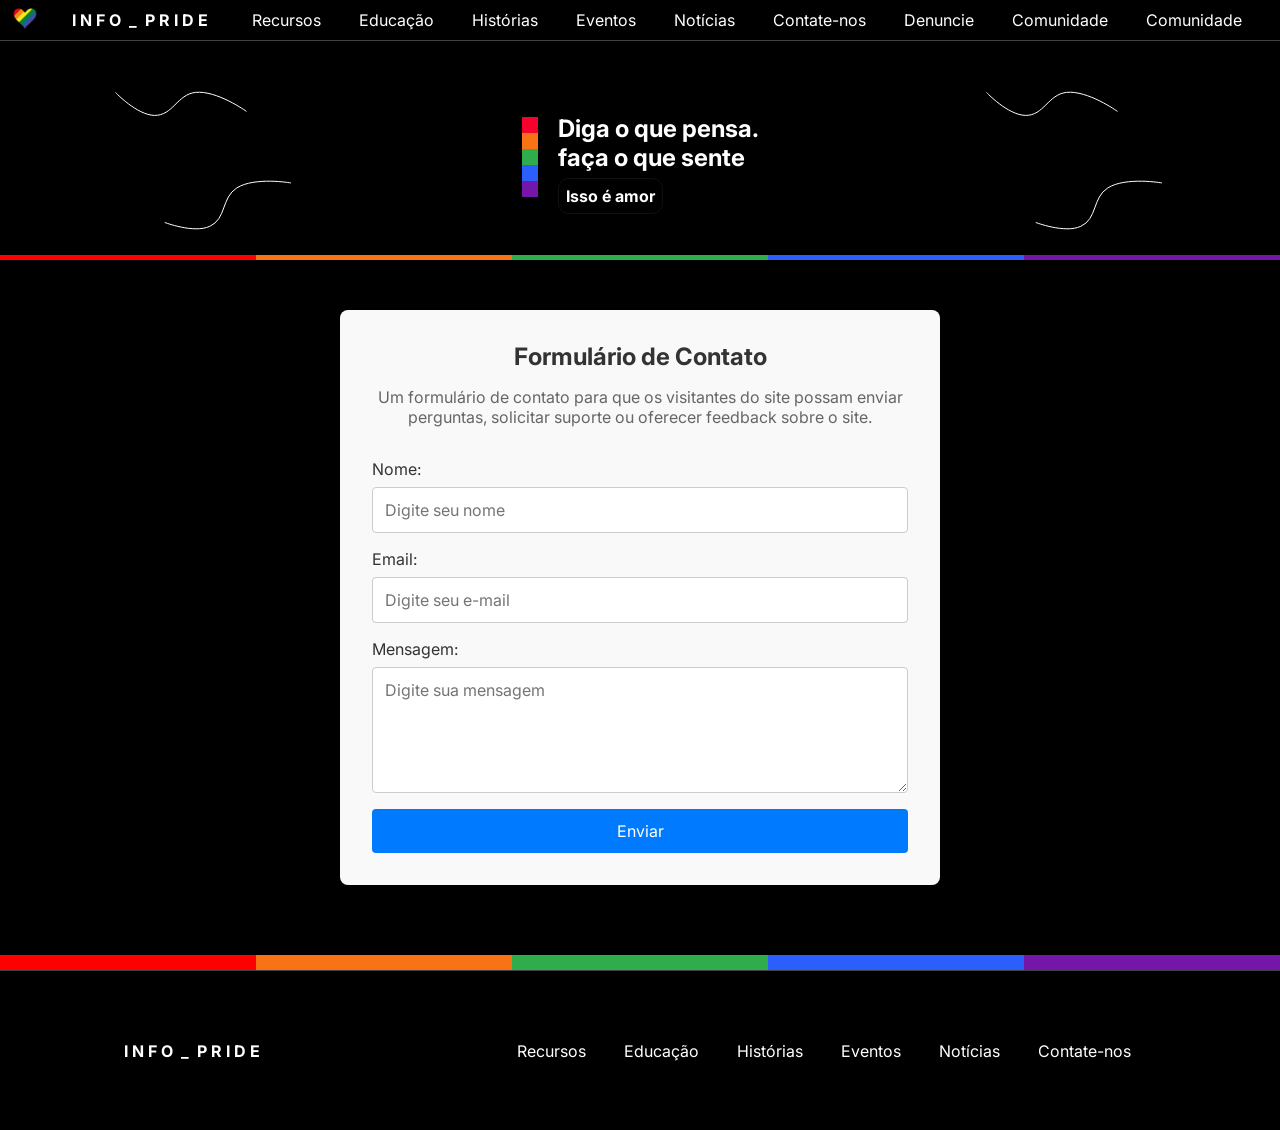
<file: contato.html>
<!DOCTYPE html>
<html lang="pt-br">

<head>
  <meta charset="UTF-8">
  <meta name="viewport" content="width=device-width, initial-scale=1.0">
  <title>Info Pride</title>
  <link rel="icon" href="images/icone-site.svg">
  <link rel="stylesheet" href="css/styles.css">
  <link rel="stylesheet" href="css/cabecalho.css">
  <link rel="stylesheet" href="css/quebra.css">
  <link rel="stylesheet" href="css/ambiente.css">
  <link rel="stylesheet" href="css/historias.css">
  <link rel="stylesheet" href="css/footer.css">
  <link rel="stylesheet" href="css/eventos.css">
  <link rel="stylesheet" href="css/noticias.css">
  <link rel="stylesheet" href="css/responsivo.css">
  <link rel="stylesheet" href="css/educacao.css">
</head>

<body>
  <header>
    <a href="https://pride.google/" target="_blank"><img src="images/coracao.svg"></a>
    <h1><a href="index.html">I N F O&nbsp;&nbsp;_&nbsp;&nbsp;P R I D E</a></h1>
    <nav class="custom-select">
      <ul>
        <li><a href="ambiente.html">Recursos</a></li>
        <li><a href="educacao.html">Educação</a></li>
        <li><a href="historias.html">Histórias</a></li>
        <li><a href="eventos.html">Eventos</a></li>
        <li><a href="noticias.html">Notícias</a></li>
        <li><a href="contato.html">Contate-nos</a></li>
        <li><a href="denuncias.html">Denuncie</a></li>
        <li><a href="comunidade.html">Comunidade</a></li>
        <li><a href="calendario.html">Comunidade</a></li>
      </ul>
    </nav>
  </header>
  <section class="inicio-ambiente">
    <img src="images/linha-esquerda.svg" alt="">
    <div class="todos-ambiente">
      <div class="caixa-imagem-ambiente">
        <img class="icon" src="images/icone-site.svg" alt="">
      </div>
      <div inicio-titulo>
        <h2 id="titulo-ambiente">Diga o que pensa.<br> faça o que sente</h2>
        <div class="caixa-amor-ambiente">
          <a class="amor-ambiente" href="">Isso é amor</a>
        </div>
      </div>
    </div>
    <img src="images/linha-direita.svg" alt="">
  </section>
  <section class="quebra-page">
    <div class="quebra1">
    </div>
    <div class="quebra2">
    </div>
    <div class="quebra3">
    </div>
    <div class="quebra4">
    </div>
    <div class="quebra5">
    </div>
  </section>
  <section class="formulario-sec">
    <h2>Formulário de Contato</h2>
    <p>Um formulário de contato para que os visitantes do site possam enviar perguntas, solicitar suporte ou oferecer feedback sobre o site.</p>
    <form id="contactForm" class="formulario-contato" onsubmit="sendEmail(event)">
      <label for="nome">Nome:</label>
      <input type="text" id="nome" name="nome" placeholder="Digite seu nome" required>
  
      <label for="email">Email:</label>
      <input type="email" id="email" name="email" placeholder="Digite seu e-mail" required>
  
      <label for="mensagem">Mensagem:</label>
      <textarea id="mensagem" name="mensagem" rows="5" placeholder="Digite sua mensagem" required></textarea>
  
      <button type="submit">Enviar</button>
    </form>
  </section>
    <br>
    <section class="quebra-page">
      <div class="quebra1"></div>
      <div class="quebra2"></div>
      <div class="quebra3"></div>
      <div class="quebra4"></div>
      <div class="quebra5"></div>
    </section>
    <section class="quebra-page">
      <div class="quebra1"></div>
      <div class="quebra2"></div>
      <div class="quebra3"></div>
      <div class="quebra4"></div>
      <div class="quebra5"></div>
    </section>
    <section class="quebra-page">
      <div class="quebra1"></div>
      <div class="quebra2"></div>
      <div class="quebra3"></div>
      <div class="quebra4"></div>
      <div class="quebra5"></div>
    </section>
  </section>
  </section>
  <footer>
    <div class="box-footer">
      <h1><a href="index.html">I N F O&nbsp;&nbsp;_&nbsp;&nbsp;P R I D E</a></h1>
    </div>
    <nav class="custom-select">
      <ul>
        <li><a href="ambiente.html">Recursos</a></li>
        <li><a href="educacao.html">Educação</a></li>
        <li><a href="historias.html">Histórias</a></li>
        <li><a href="eventos.html">Eventos</a></li>
        <li><a href="noticias.html">Notícias</a></li>
        <li><a href="contato.html">Contate-nos</a></li>
      </ul>
    </nav>
  </footer>
  <script>
    function sendEmail(event) {
      event.preventDefault(); // Evita o envio padrão do formulário

      var nome = document.getElementById('nome').value;
      var email = document.getElementById('email').value;
      var mensagem = document.getElementById('mensagem').value;

      var subject = `Nova mensagem de ${nome}`;
      var body = `Nome: ${nome}\nEmail: ${email}\nMensagem: ${mensagem}`;

      var mailtoLink = `mailto:${email}?subject=${encodeURIComponent(subject)}&body=${encodeURIComponent(body)}`;
      
      window.location.href = mailtoLink;
    }
  </script>
</body>

</html>
</file>
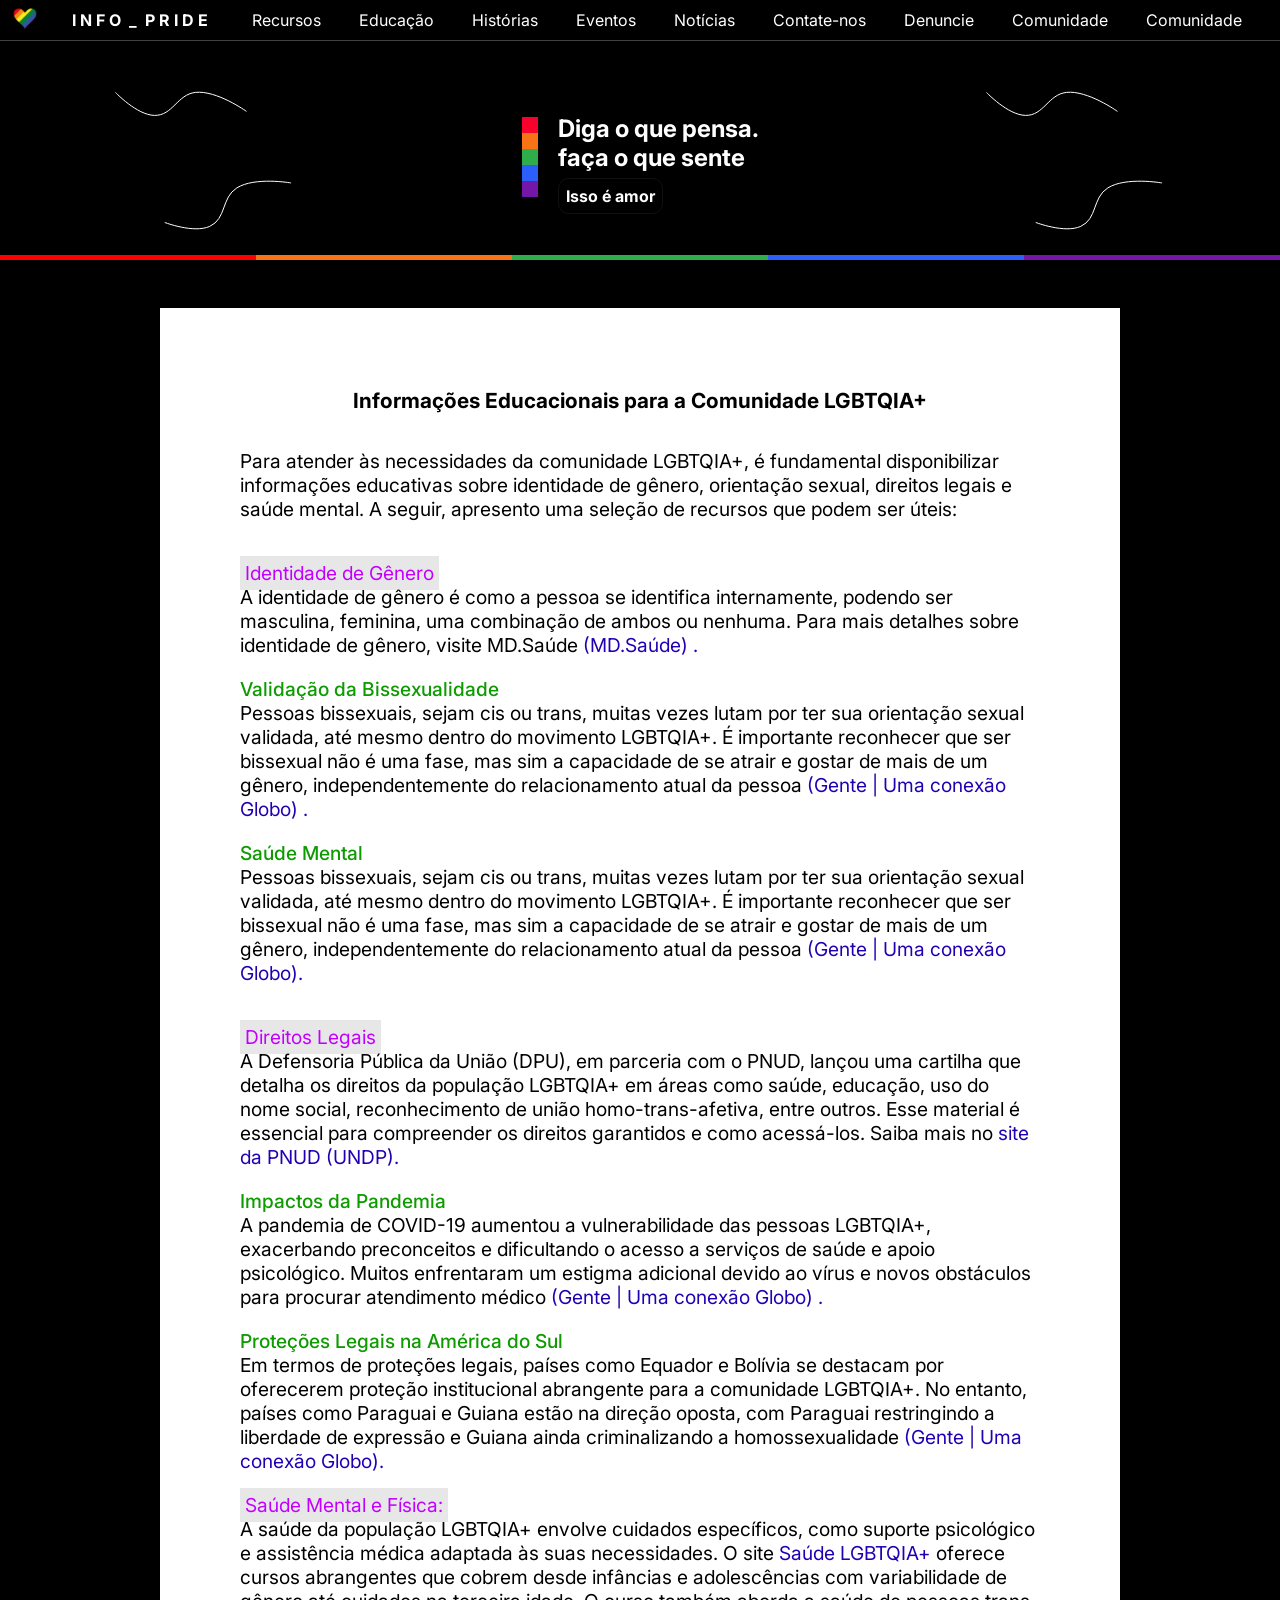
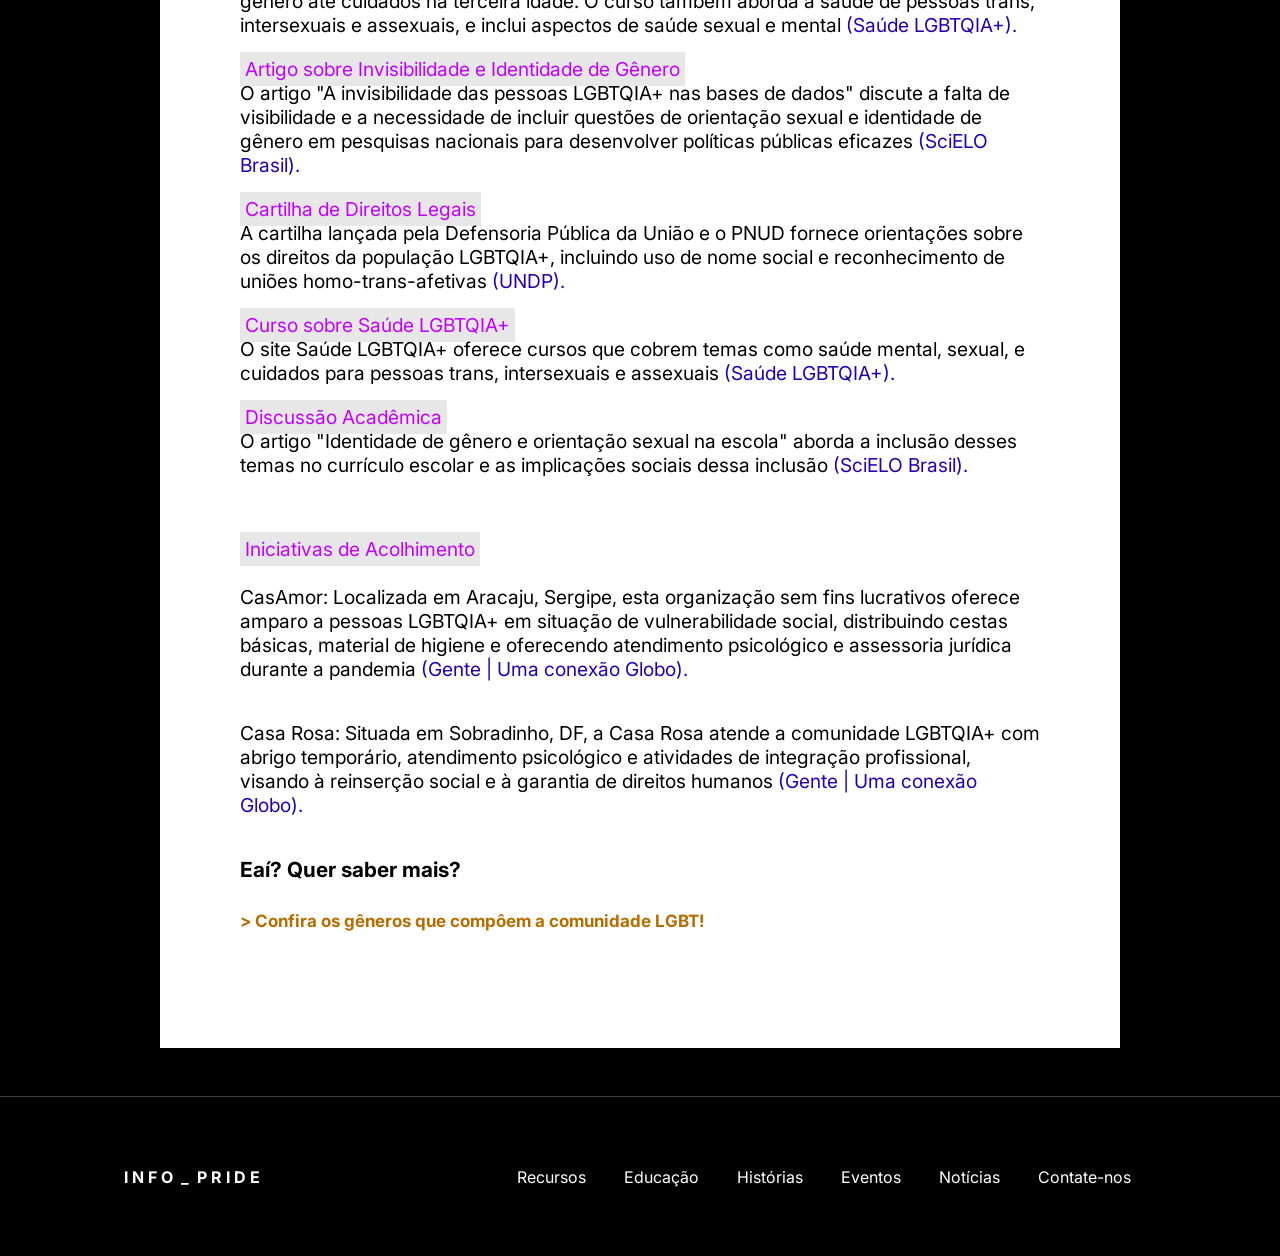
<file: educacao.html>
<!DOCTYPE html>
<html lang="pt-br">

<head>
  <meta charset="UTF-8">
  <meta name="viewport" content="width=device-width, initial-scale=1.0">
  <title>Info Pride</title>
  <link rel="icon" href="images/icone-site.svg">
  <link rel="stylesheet" href="css/styles.css">
  <link rel="stylesheet" href="css/cabecalho.css">
  <link rel="stylesheet" href="css/quebra.css">
  <link rel="stylesheet" href="css/ambiente.css">
  <link rel="stylesheet" href="css/historias.css">
  <link rel="stylesheet" href="css/footer.css">
  <link rel="stylesheet" href="css/eventos.css">
  <link rel="stylesheet" href="css/noticias.css">
  <link rel="stylesheet" href="css/responsivo.css">
  <link rel="stylesheet" href="css/educacao.css">
</head>

<body>
  <header>
    <a href="https://pride.google/" target="_blank"><img src="images/coracao.svg"></a>
    <h1><a href="index.html">I N F O&nbsp;&nbsp;_&nbsp;&nbsp;P R I D E</a></h1>
    <nav class="custom-select">
      <ul>
        <li><a href="ambiente.html">Recursos</a></li>
        <li><a href="educacao.html">Educação</a></li>
        <li><a href="historias.html">Histórias</a></li>
        <li><a href="eventos.html">Eventos</a></li>
        <li><a href="noticias.html">Notícias</a></li>
        <li><a href="contato.html">Contate-nos</a></li>
        <li><a href="denuncias.html">Denuncie</a></li>
        <li><a href="comunidade.html">Comunidade</a></li>
        <li><a href="calendario.html">Comunidade</a></li>
      </ul>
    </nav>
  </header>
  <section class="inicio-ambiente">
    <img src="images/linha-esquerda.svg" alt="">
    <div class="todos-ambiente">
      <div class="caixa-imagem-ambiente">
        <img class="icon" src="images/icone-site.svg" alt="">
      </div>
      <div inicio-titulo>
        <h2 id="titulo-ambiente">Diga o que pensa.<br> faça o que sente</h2>
        <div class="caixa-amor-ambiente">
          <a class="amor-ambiente" href="">Isso é amor</a>
        </div>
      </div>
    </div>
    <img src="images/linha-direita.svg" alt="">
  </section>
  <section class="quebra-page">
    <div class="quebra1">
    </div>
    <div class="quebra2">
    </div>
    <div class="quebra3">
    </div>
    <div class="quebra4">
    </div>
    <div class="quebra5">
    </div>
  </section>
  <section class="historia-sec">
    <article class="historia-bloco">
      <div class="titulo-box">
        <h1 class="historia-titulo">Informações Educacionais para a Comunidade LGBTQIA+</h1>
      </div>
      <br>
      <p class="historia-letra"> Para atender às necessidades da comunidade LGBTQIA+, é fundamental disponibilizar
        informações educativas sobre identidade de gênero, orientação sexual, direitos legais e saúde mental. A seguir,
        apresento uma seleção de recursos que podem ser úteis:
      </p>
      <br>
      <br>
      <p class="historia-letra">
        <span class="evento-subti">Identidade de Gênero</span><br>
        A identidade de gênero é como a pessoa se identifica internamente, podendo ser masculina, feminina, uma
        combinação de ambos ou nenhuma. Para mais detalhes sobre identidade de gênero, visite MD.Saúde <a
          href="https://www.mdsaude.com/psiquiatria/identidade-genero-lgbtqia/" class="link2" target="_blank">(MD.Saúde)
          .</a>
      </p>
      <br>
      <p class="historia-letra">
        <span class="evento-subti2">Validação da Bissexualidade</span><br>
        Pessoas bissexuais, sejam cis ou trans, muitas vezes lutam por ter sua orientação sexual validada, até mesmo
        dentro do movimento LGBTQIA+. É importante reconhecer que ser bissexual não é uma fase, mas sim a capacidade de
        se atrair e gostar de mais de um gênero, independentemente do relacionamento atual da pessoa <a
          href="https://gente.globo.com/estudo-olhar-em-diversidade-lgbtqia/" class="link2" target="_blank">(Gente | Uma
          conexão Globo) .</a>
      </p>
      <br>
      <p class="historia-letra">
        <span class="evento-subti2">Saúde Mental</span><br>
        Pessoas bissexuais, sejam cis ou trans, muitas vezes lutam por ter sua orientação sexual validada, até mesmo
        dentro do movimento LGBTQIA+. É importante reconhecer que ser bissexual não é uma fase, mas sim a capacidade de
        se atrair e gostar de mais de um gênero, independentemente do relacionamento atual da pessoa <a
          href="https://gente.globo.com/pessoas-lgbtqia-e-a-luta-por-direitos/" class="link2" target="_blank">(Gente |
          Uma conexão Globo).</a>
      </p>
      <br>
      <br>
      <p class="historia-letra">
        <span class="evento-subti">Direitos Legais</span><br>
        A Defensoria Pública da União (DPU), em parceria com o PNUD, lançou uma cartilha que detalha os direitos da
        população LGBTQIA+ em áreas como saúde, educação, uso do nome social, reconhecimento de união
        homo-trans-afetiva, entre outros. Esse material é essencial para compreender os direitos garantidos e como
        acessá-los. Saiba mais no <a
          href="https://www.undp.org/pt/brazil/news/pnud-e-defensoria-publica-da-uniao-lancam-cartilha-com-orientacoes-para-pessoas-lgbtqia"
          class="link2" target="_blank">site da PNUD (UNDP).</a>
      </p>
      <br>
      <p class="historia-letra">
        <span class="evento-subti2">Impactos da Pandemia</span><br>
        A pandemia de COVID-19 aumentou a vulnerabilidade das pessoas LGBTQIA+, exacerbando preconceitos e dificultando
        o acesso a serviços de saúde e apoio psicológico. Muitos enfrentaram um estigma adicional devido ao vírus e
        novos obstáculos para procurar atendimento médico <a
          href="https://gente.globo.com/pessoas-lgbtqia-e-a-luta-por-direitos/" class="link2" target="_blank">(Gente |
          Uma conexão Globo) .</a>
      </p>
      <br>
      <p class="historia-letra">
        <span class="evento-subti2">Proteções Legais na América do Sul</span><br>
        Em termos de proteções legais, países como Equador e Bolívia se destacam por oferecerem proteção institucional
        abrangente para a comunidade LGBTQIA+. No entanto, países como Paraguai e Guiana estão na direção oposta, com
        Paraguai restringindo a liberdade de expressão e Guiana ainda criminalizando a homossexualidade <a
          href="https://gente.globo.com/pessoas-lgbtqia-e-a-luta-por-direitos/" class="link2" target="_blank">(Gente |
          Uma conexão Globo).</a>
      </p>
      <br>
      <p class="historia-letra">
        <span class="evento-subti">Saúde Mental e Física:</span><br>
        A saúde da população LGBTQIA+ envolve cuidados específicos, como suporte psicológico e assistência médica
        adaptada às suas necessidades. O site <a class="link2" href="https://www.saudelgbtqia.com/" alt=""
          target="_blank">Saúde LGBTQIA+</a> oferece cursos abrangentes que cobrem desde infâncias e adolescências com
        variabilidade de gênero até cuidados na terceira idade. O curso também aborda a saúde de pessoas trans,
        intersexuais e assexuais, e inclui aspectos de saúde sexual e mental <a
          href="https://www.saudelgbtqia.com/curso" class="link2" target="_blank">(Saúde LGBTQIA+).</a>
      </p>
      <br>
      <p class="historia-letra">
        <span class="evento-subti">Artigo sobre Invisibilidade e Identidade de Gênero</span><br>
        O artigo "A invisibilidade das pessoas LGBTQIA+ nas bases de dados" discute a falta de visibilidade e a
        necessidade de incluir questões de orientação sexual e identidade de gênero em pesquisas nacionais para
        desenvolver políticas públicas eficazes <a href="https://www.scielo.br/j/csc/a/rwDkNhDCdyY5xdfyXNxmmGH/"
          class="link2" target="_blank">(SciELO Brasil).</a>
      </p>
      <br>
      <p class="historia-letra">
        <span class="evento-subti">Cartilha de Direitos Legais</span><br>
        A cartilha lançada pela Defensoria Pública da União e o PNUD fornece orientações sobre os direitos da população
        LGBTQIA+, incluindo uso de nome social e reconhecimento de uniões homo-trans-afetivas <a
          href="https://www.undp.org/pt/brazil/news/pnud-e-defensoria-publica-da-uniao-lancam-cartilha-com-orientacoes-para-pessoas-lgbtqia"
          class="link2" target="_blank">(UNDP).</a>
      </p>
      <br>
      <p class="historia-letra">
        <span class="evento-subti">Curso sobre Saúde LGBTQIA+</span><br>
        O site Saúde LGBTQIA+ oferece cursos que cobrem temas como saúde mental, sexual, e cuidados para pessoas trans,
        intersexuais e assexuais <a href="https://www.saudelgbtqia.com/curso" class="link2" target="_blank">(Saúde
          LGBTQIA+).</a>
      </p>
      <br>
      <p class="historia-letra">
        <span class="evento-subti">Discussão Acadêmica</span><br>
        O artigo "Identidade de gênero e orientação sexual na escola" aborda a inclusão desses temas no currículo
        escolar e as implicações sociais dessa inclusão <a href="https://www.scielo.br/j/csc/a/rwDkNhDCdyY5xdfyXNxmmGH/"
          class="link2" target="_blank">(SciELO Brasil).</a>
      </p>
      <br>
      <br>
      <br>
      <p class="historia-letra">
        <span class="evento-subti">Iniciativas de Acolhimento</span><br>
        <br>
        CasAmor: Localizada em Aracaju, Sergipe, esta organização sem fins lucrativos oferece amparo a pessoas LGBTQIA+
        em situação de vulnerabilidade social, distribuindo cestas básicas, material de higiene e oferecendo atendimento
        psicológico e assessoria jurídica durante a pandemia <a
          href="https://gente.globo.com/oito-iniciativas-de-acolhimento-lgbt-que-voce-precisa-conhecer/" class="link2"
          target="_blank">(Gente | Uma conexão Globo).</a>
      </p>
      <br>
      <br>
      <p class="historia-letra">
        Casa Rosa: Situada em Sobradinho, DF, a Casa Rosa atende a comunidade LGBTQIA+ com abrigo temporário,
        atendimento psicológico e atividades de integração profissional, visando à reinserção social e à garantia de
        direitos humanos <a
          href="https://gente.globo.com/oito-iniciativas-de-acolhimento-lgbt-que-voce-precisa-conhecer/" class="link2"
          target="_blank">(Gente | Uma conexão Globo).</a>
      </p>
      <br><br>
      <h1 class="historia-titulo">Eaí? Quer saber mais?<br><br><a href="generos.html" class="link3">> Confira os gêneros
          que compôem a comunidade LGBT!</a></h1><br>

    </article>
  </section>
  <footer>
    <div class="box-footer">
      <h1><a href="index.html">I N F O&nbsp;&nbsp;_&nbsp;&nbsp;P R I D E</a></h1>
    </div>
    <nav class="custom-select">
      <ul>
        <li><a href="ambiente.html">Recursos</a></li>
        <li><a href="educacao.html">Educação</a></li>
        <li><a href="historias.html">Histórias</a></li>
        <li><a href="eventos.html">Eventos</a></li>
        <li><a href="noticias.html">Notícias</a></li>
        <li><a href="contato.html">Contate-nos</a></li>
      </ul>
    </nav>
  </footer>
</body>

</html>
</file>
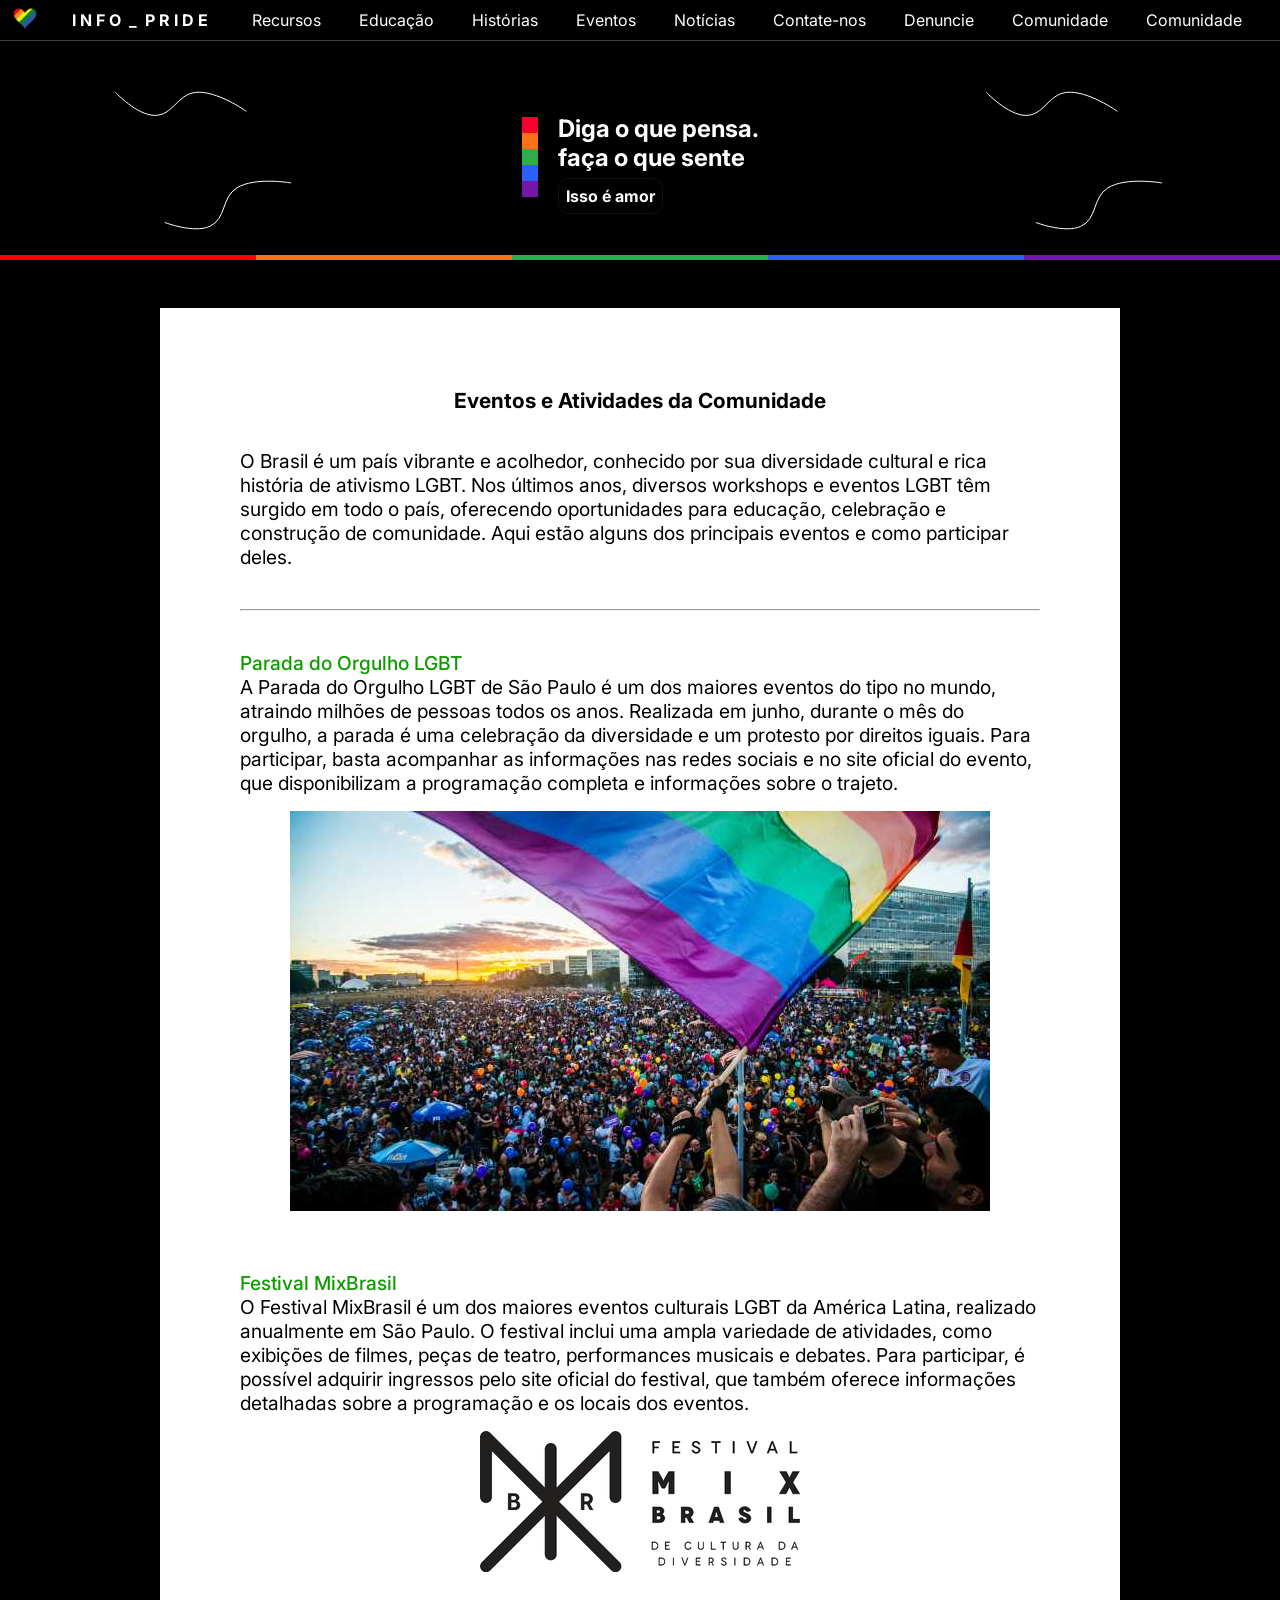
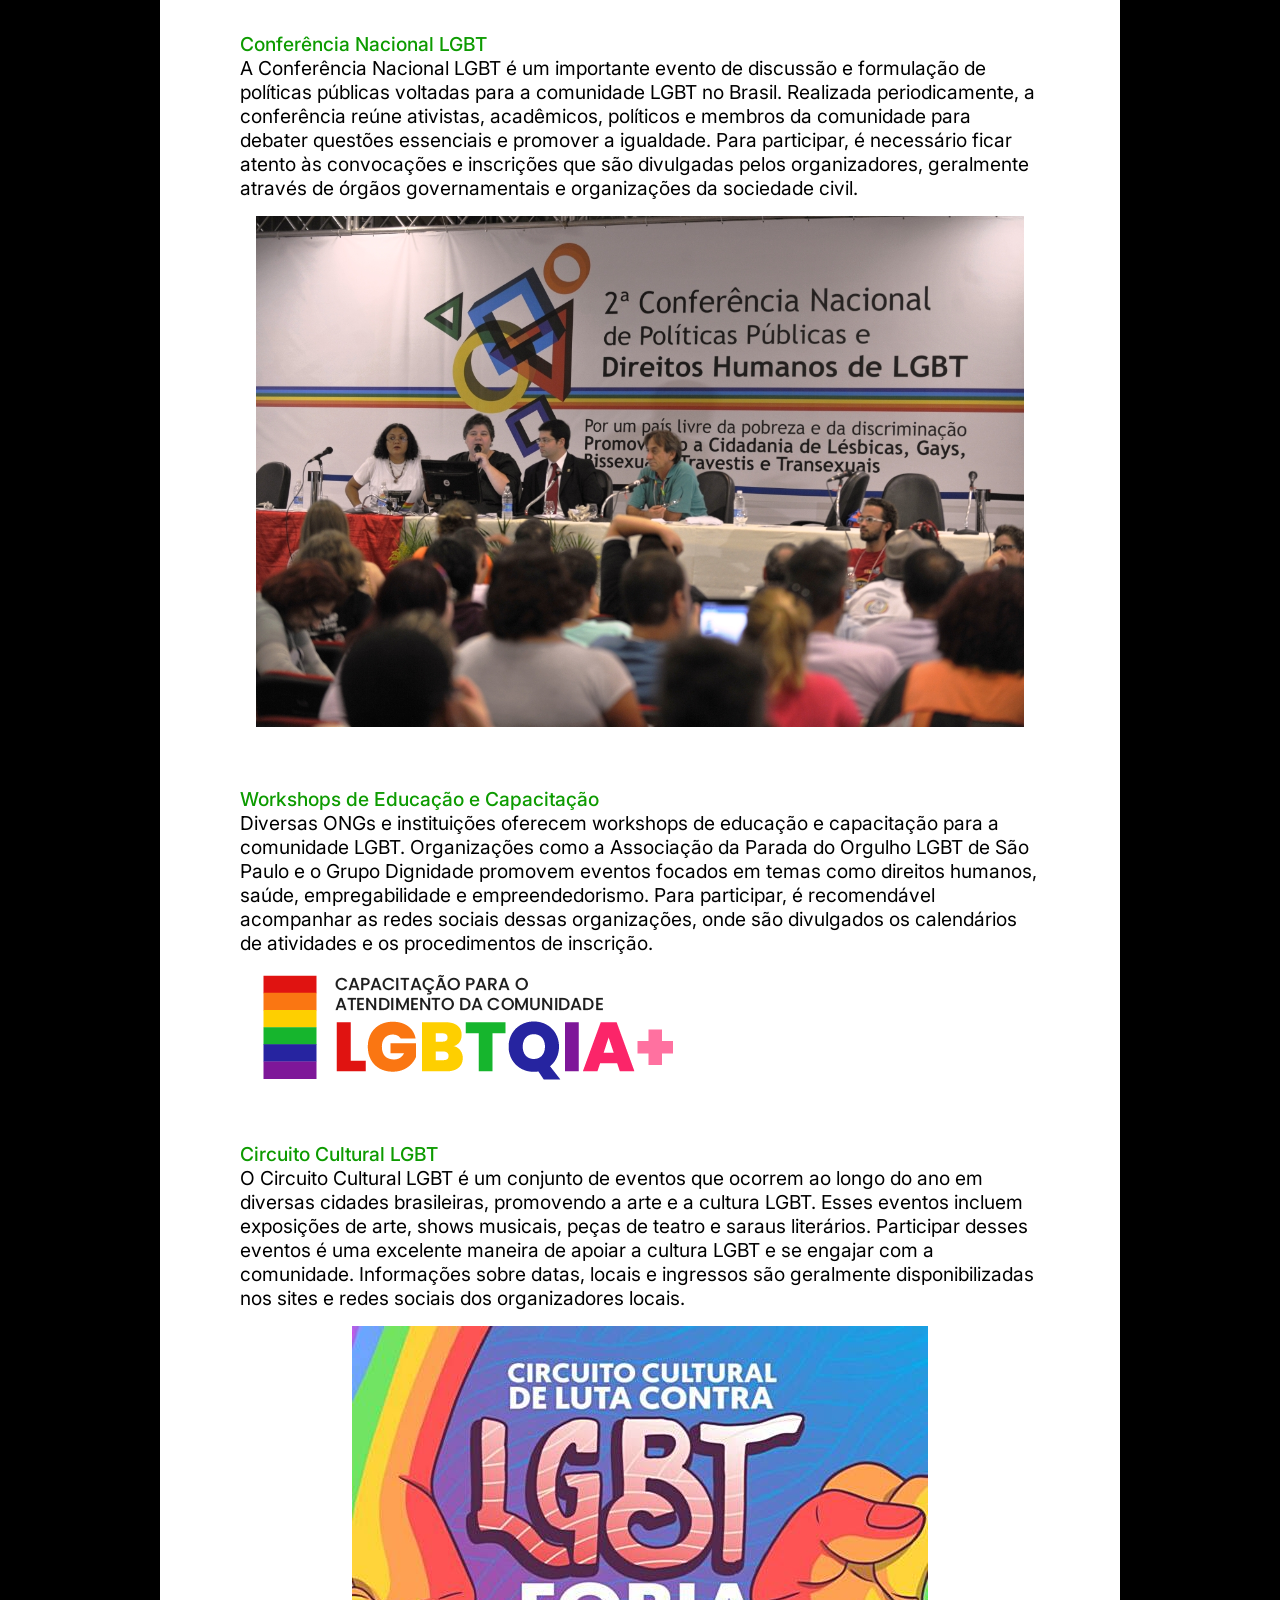
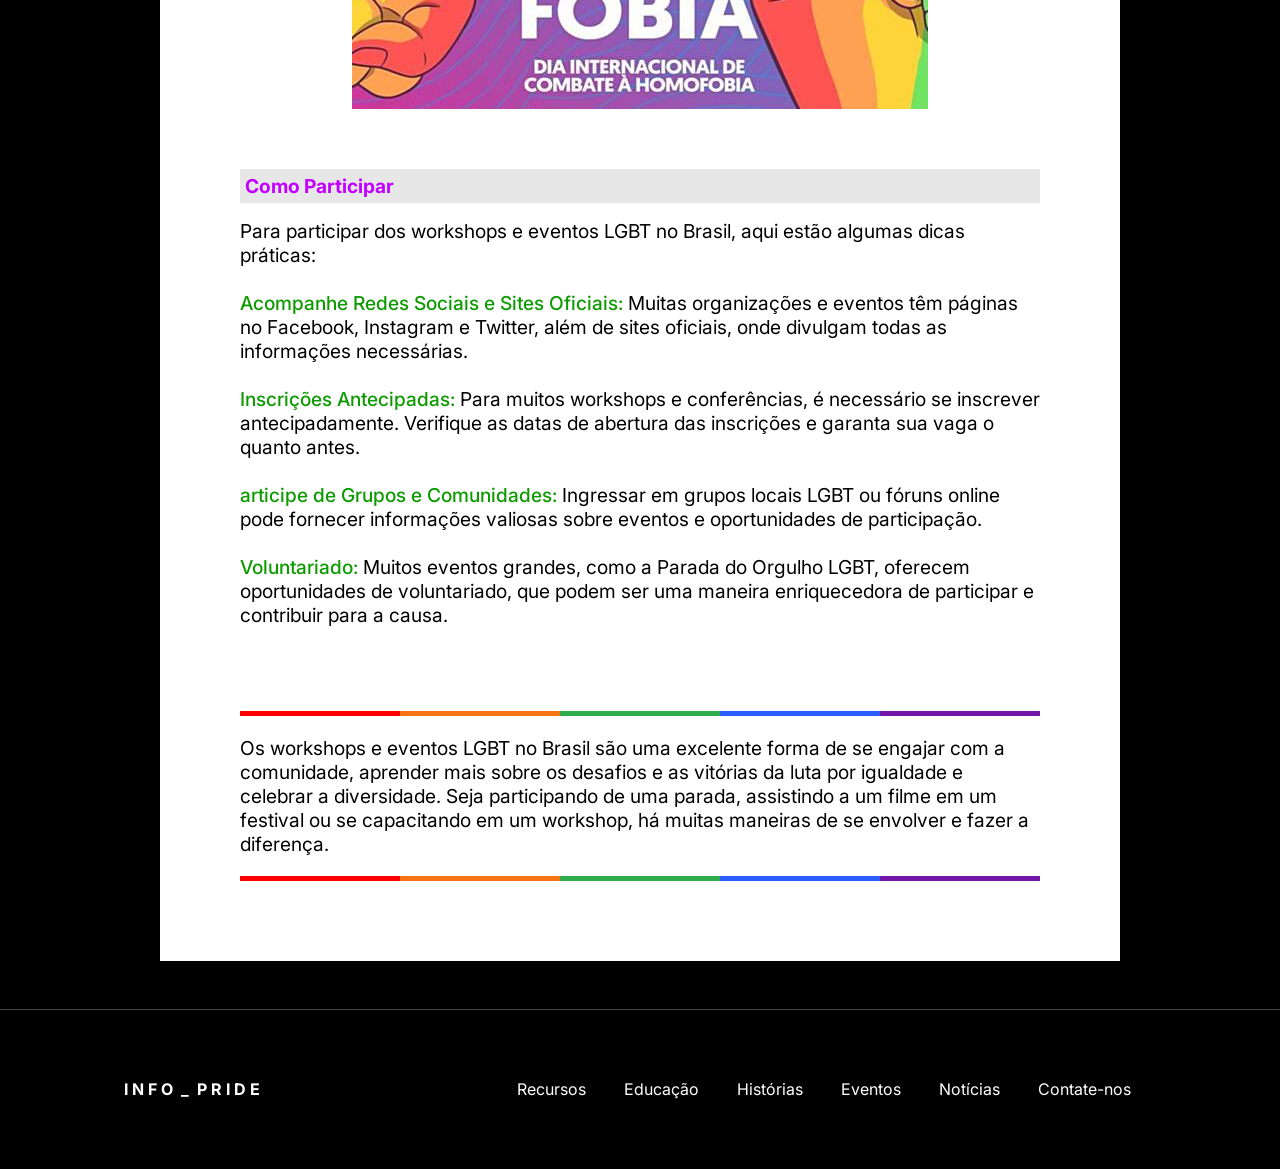
<file: eventos.html>
<!DOCTYPE html>
<html lang="pt-br">

<head>
  <meta charset="UTF-8">
  <meta name="viewport" content="width=device-width, initial-scale=1.0">
  <title>Info Pride</title>
  <link rel="icon" href="images/icone-site.svg">
  <link rel="stylesheet" href="css/styles.css">
  <link rel="stylesheet" href="css/cabecalho.css">
  <link rel="stylesheet" href="css/quebra.css">
  <link rel="stylesheet" href="css/ambiente.css">
  <link rel="stylesheet" href="css/historias.css">
  <link rel="stylesheet" href="css/footer.css">
  <link rel="stylesheet" href="css/eventos.css">
  <link rel="stylesheet" href="css/noticias.css">
  <link rel="stylesheet" href="css/responsivo.css">
  <link rel="stylesheet" href="css/educacao.css">
</head>

<body>
  <header>
    <a href="https://pride.google/" target="_blank"><img src="images/coracao.svg"></a>
    <h1><a href="index.html">I N F O&nbsp;&nbsp;_&nbsp;&nbsp;P R I D E</a></h1>
    <nav class="custom-select">
      <ul>
        <li><a href="ambiente.html">Recursos</a></li>
        <li><a href="educacao.html">Educação</a></li>
        <li><a href="historias.html">Histórias</a></li>
        <li><a href="eventos.html">Eventos</a></li>
        <li><a href="noticias.html">Notícias</a></li>
        <li><a href="contato.html">Contate-nos</a></li>
        <li><a href="denuncias.html">Denuncie</a></li>
        <li><a href="comunidade.html">Comunidade</a></li>
        <li><a href="calendario.html">Comunidade</a></li>
      </ul>
    </nav>
  </header>
  <section class="inicio-ambiente">
    <img src="images/linha-esquerda.svg" alt="">
    <div class="todos-ambiente">
      <div class="caixa-imagem-ambiente">
        <img class="icon" src="images/icone-site.svg" alt="">
      </div>
      <div inicio-titulo>
        <h2 id="titulo-ambiente">Diga o que pensa.<br> faça o que sente</h2>
        <div class="caixa-amor-ambiente">
          <a class="amor-ambiente" href="">Isso é amor</a>
        </div>
      </div>
    </div>
    <img src="images/linha-direita.svg" alt="">
  </section>
  <section class="quebra-page">
    <div class="quebra1">
    </div>
    <div class="quebra2">
    </div>
    <div class="quebra3">
    </div>
    <div class="quebra4">
    </div>
    <div class="quebra5">
    </div>
  </section>
  <section class="historia-sec">
    <article class="historia-bloco">
      <div class="titulo-box">
        <h1 class="historia-titulo">Eventos e Atividades da Comunidade</h1>
      </div>
      <br>
      <p class="historia-letra"> O Brasil é um país vibrante e acolhedor, conhecido por sua diversidade cultural e rica
        história de ativismo LGBT. Nos últimos anos, diversos workshops e eventos LGBT têm surgido em todo o país,
        oferecendo oportunidades para educação, celebração e construção de comunidade. Aqui estão alguns dos principais
        eventos e como participar deles.
      </p>
      <br>
      <br>
      <hr>
      <br>
      <br>
      <p class="historia-letra">
        <span class="evento-subti2">Parada do Orgulho LGBT</span><br>
        A Parada do Orgulho LGBT de São Paulo é um dos maiores eventos do tipo no mundo, atraindo milhões de pessoas
        todos os anos. Realizada em junho, durante o mês do orgulho, a parada é uma celebração da diversidade e um
        protesto por direitos iguais. Para participar, basta acompanhar as informações nas redes sociais e no site
        oficial do evento, que disponibilizam a programação completa e informações sobre o trajeto.
      </p>
      <div class="box-images-eventos">
        <a href="https://paradasp.org.br/" alt="" target="_blank"><img class="img-eventos" src="images/parada.svg"
            alt=""></a>
      </div>
      <br>
      <br>
      <p class="historia-letra">
        <span class="evento-subti2">Festival MixBrasil</span><br>
        O Festival MixBrasil é um dos maiores eventos culturais LGBT da América Latina, realizado anualmente em São
        Paulo. O festival inclui uma ampla variedade de atividades, como exibições de filmes, peças de teatro,
        performances musicais e debates. Para participar, é possível adquirir ingressos pelo site oficial do festival,
        que também oferece informações detalhadas sobre a programação e os locais dos eventos.
      </p>
      <div class="box-images-eventos">
        <a href="https://mixbrasil.org.br/" alt="" target="_blank"><img class="img-eventos" src="images/festival.svg"
            alt=""></a>
      </div>
      <br>
      <br>
      <p class="historia-letra">
        <span class="evento-subti2">Conferência Nacional LGBT</span><br>
        A Conferência Nacional LGBT é um importante evento de discussão e formulação de políticas públicas voltadas para
        a comunidade LGBT no Brasil. Realizada periodicamente, a conferência reúne ativistas, acadêmicos, políticos e
        membros da comunidade para debater questões essenciais e promover a igualdade. Para participar, é necessário
        ficar atento às convocações e inscrições que são divulgadas pelos organizadores, geralmente através de órgãos
        governamentais e organizações da sociedade civil.
      </p>
      <div class="box-images-eventos">
        <a href="https://www.gov.br/planalto/pt-br/acompanhe-o-planalto/noticias/2023/12/nova-conferencia-nacional-dos-direitos-das-pessoas-lgbtqia-e-convocada"
          alt="" target="_blank"><img class="img-eventos" src="images/conferencia.svg" alt=""></a>
      </div>
      <br>
      <br>
      <p class="historia-letra">
        <span class="evento-subti2">Workshops de Educação e Capacitação</span><br>
        Diversas ONGs e instituições oferecem workshops de educação e capacitação para a comunidade LGBT. Organizações
        como a Associação da Parada do Orgulho LGBT de São Paulo e o Grupo Dignidade promovem eventos focados em temas
        como direitos humanos, saúde, empregabilidade e empreendedorismo. Para participar, é recomendável acompanhar as
        redes sociais dessas organizações, onde são divulgados os calendários de atividades e os procedimentos de
        inscrição.
      </p>
      <div class="box-images-eventos-eventos">
        <a href="https://inserepsi.com.br/capacitacao-para-o-atendimento-da-comunidade-lgbtqia/" alt=""
          target="_blank"><img class="img-eventos" src="images/workshop.svg" alt=""></a>
      </div>
      <br>
      <br>
      <p class="historia-letra">
        <span class="evento-subti2">Circuito Cultural LGBT</span><br>
        O Circuito Cultural LGBT é um conjunto de eventos que ocorrem ao longo do ano em diversas cidades brasileiras,
        promovendo a arte e a cultura LGBT. Esses eventos incluem exposições de arte, shows musicais, peças de teatro e
        saraus literários. Participar desses eventos é uma excelente maneira de apoiar a cultura LGBT e se engajar com a
        comunidade. Informações sobre datas, locais e ingressos são geralmente disponibilizadas nos sites e redes
        sociais dos organizadores locais.
      </p>
      <div class="box-images-eventos">
        <a href="https://oajuricaba.com.br/wp-content/uploads/2024/05/WhatsApp-Image-2024-05-16-at-22.33.34-576x720-1.jpeg"
          alt="" target="_blank"><img class="img-eventos" src="images/circuito.svg" alt=""></a>
      </div>
      <br>
      <br>
      <h2 class="evento-subti">Como Participar</h2>
      <p class="evento-letra">
        Para participar dos workshops e eventos LGBT no Brasil, aqui estão algumas dicas práticas:<br><br>
        <span class="evento-subti2">Acompanhe Redes Sociais e Sites Oficiais:</span> Muitas organizações e eventos têm
        páginas no Facebook, Instagram e Twitter, além de sites oficiais, onde divulgam todas as informações
        necessárias.<br><br>
        <span class="evento-subti2">Inscrições Antecipadas:</span> Para muitos workshops e conferências, é necessário se
        inscrever antecipadamente. Verifique as datas de abertura das inscrições e garanta sua vaga o quanto
        antes.<br><br>
        <span class="evento-subti2">articipe de Grupos e Comunidades:</span> Ingressar em grupos locais LGBT ou fóruns
        online pode fornecer informações valiosas sobre eventos e oportunidades de participação.<br><br>
        <span class="evento-subti2">Voluntariado:</span> Muitos eventos grandes, como a Parada do Orgulho LGBT, oferecem
        oportunidades de voluntariado, que podem ser uma maneira enriquecedora de participar e contribuir para a
        causa.<br><br>
      </p>
      <br>
      <br>
      <br>
      <section class="quebra-page">
        <div class="quebra1"></div>
        <div class="quebra2"></div>
        <div class="quebra3"></div>
        <div class="quebra4"></div>
        <div class="quebra5"></div>
      </section>
      <br>
      <p class="evento-letra">Os workshops e eventos LGBT no Brasil são uma excelente forma de se engajar com a
        comunidade, aprender mais sobre os desafios e as vitórias da luta por igualdade e celebrar a diversidade. Seja
        participando de uma parada, assistindo a um filme em um festival ou se capacitando em um workshop, há muitas
        maneiras de se envolver e fazer a diferença.</p>
      <br>
      <section class="quebra-page">
        <div class="quebra1"></div>
        <div class="quebra2"></div>
        <div class="quebra3"></div>
        <div class="quebra4"></div>
        <div class="quebra5"></div>
      </section>
    </article>
  </section>
  <footer>
    <div class="box-footer">
      <h1><a href="index.html">I N F O&nbsp;&nbsp;_&nbsp;&nbsp;P R I D E</a></h1>
    </div>
    <nav class="custom-select">
      <ul>
        <li><a href="ambiente.html">Recursos</a></li>
        <li><a href="educacao.html">Educação</a></li>
        <li><a href="historias.html">Histórias</a></li>
        <li><a href="eventos.html">Eventos</a></li>
        <li><a href="noticias.html">Notícias</a></li>
        <li><a href="contato.html">Contate-nos</a></li>
      </ul>
    </nav>
  </footer>
</body>

</html>
</file>
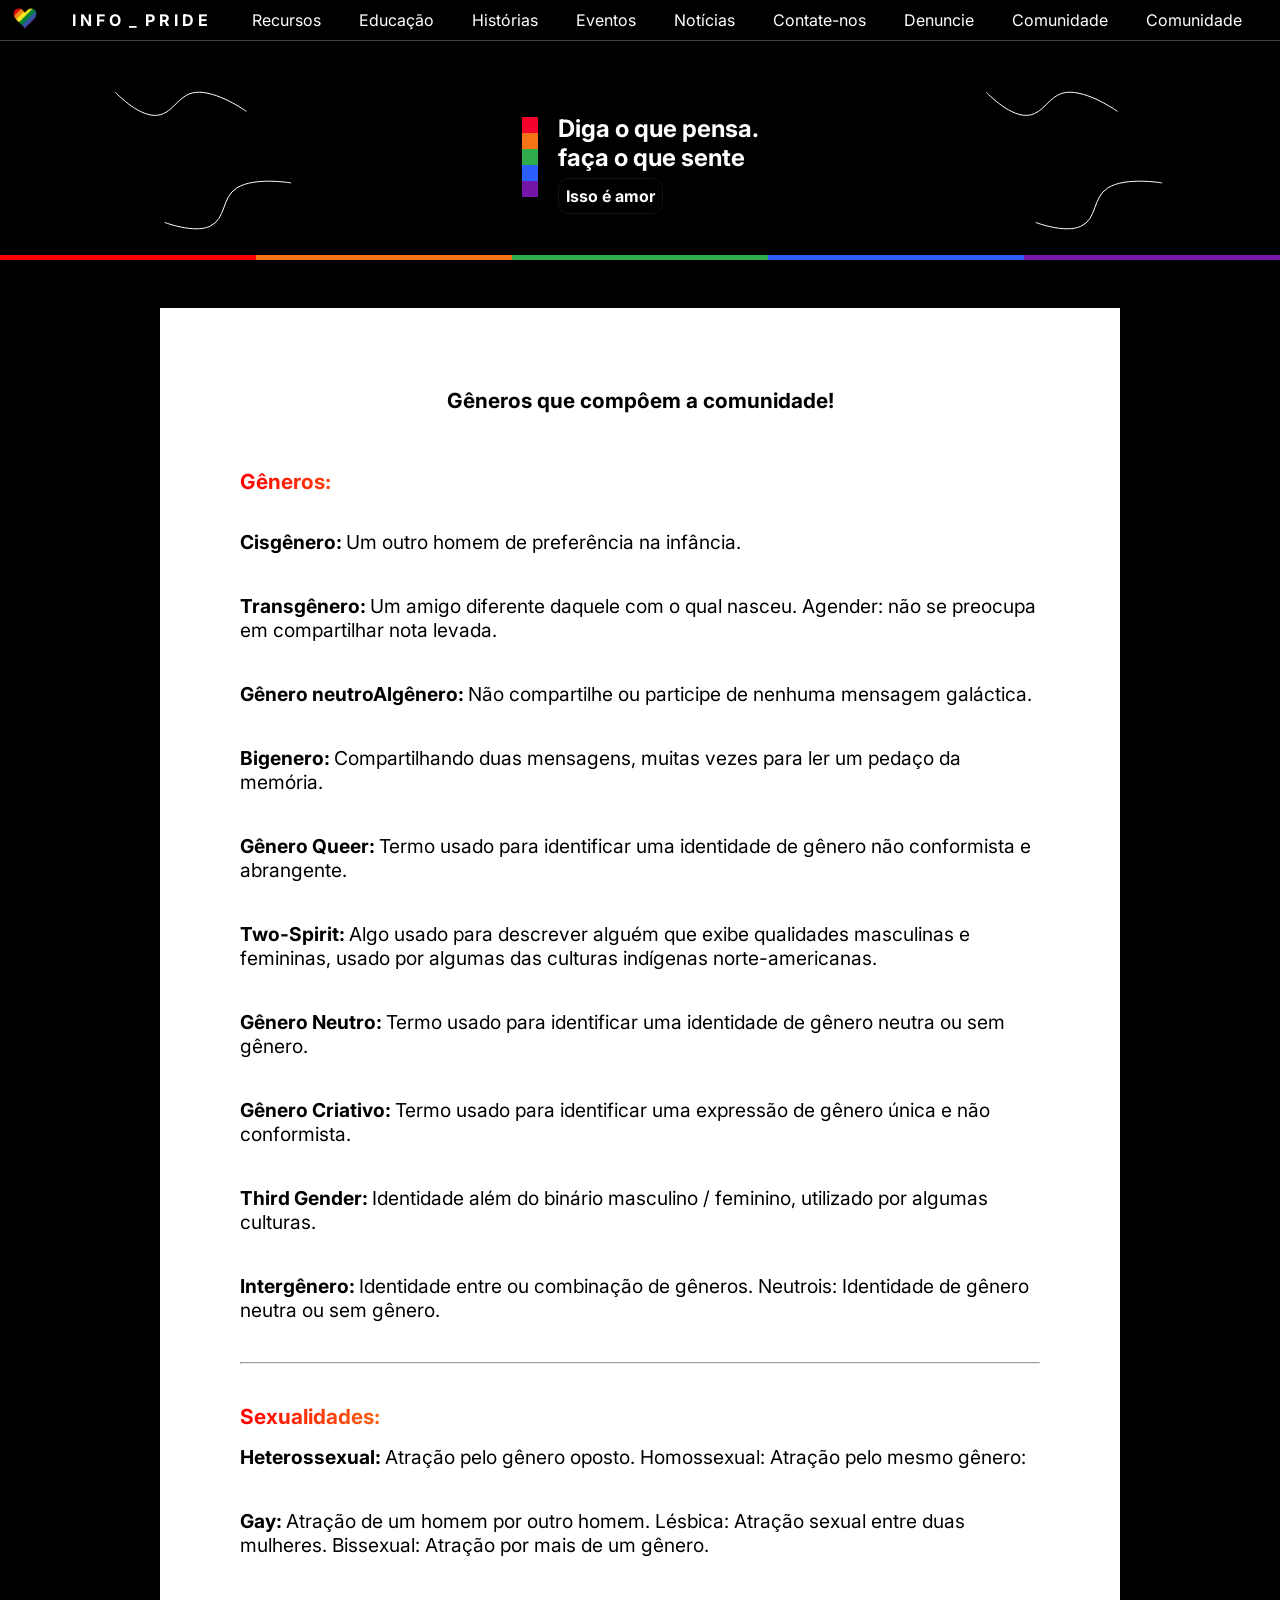
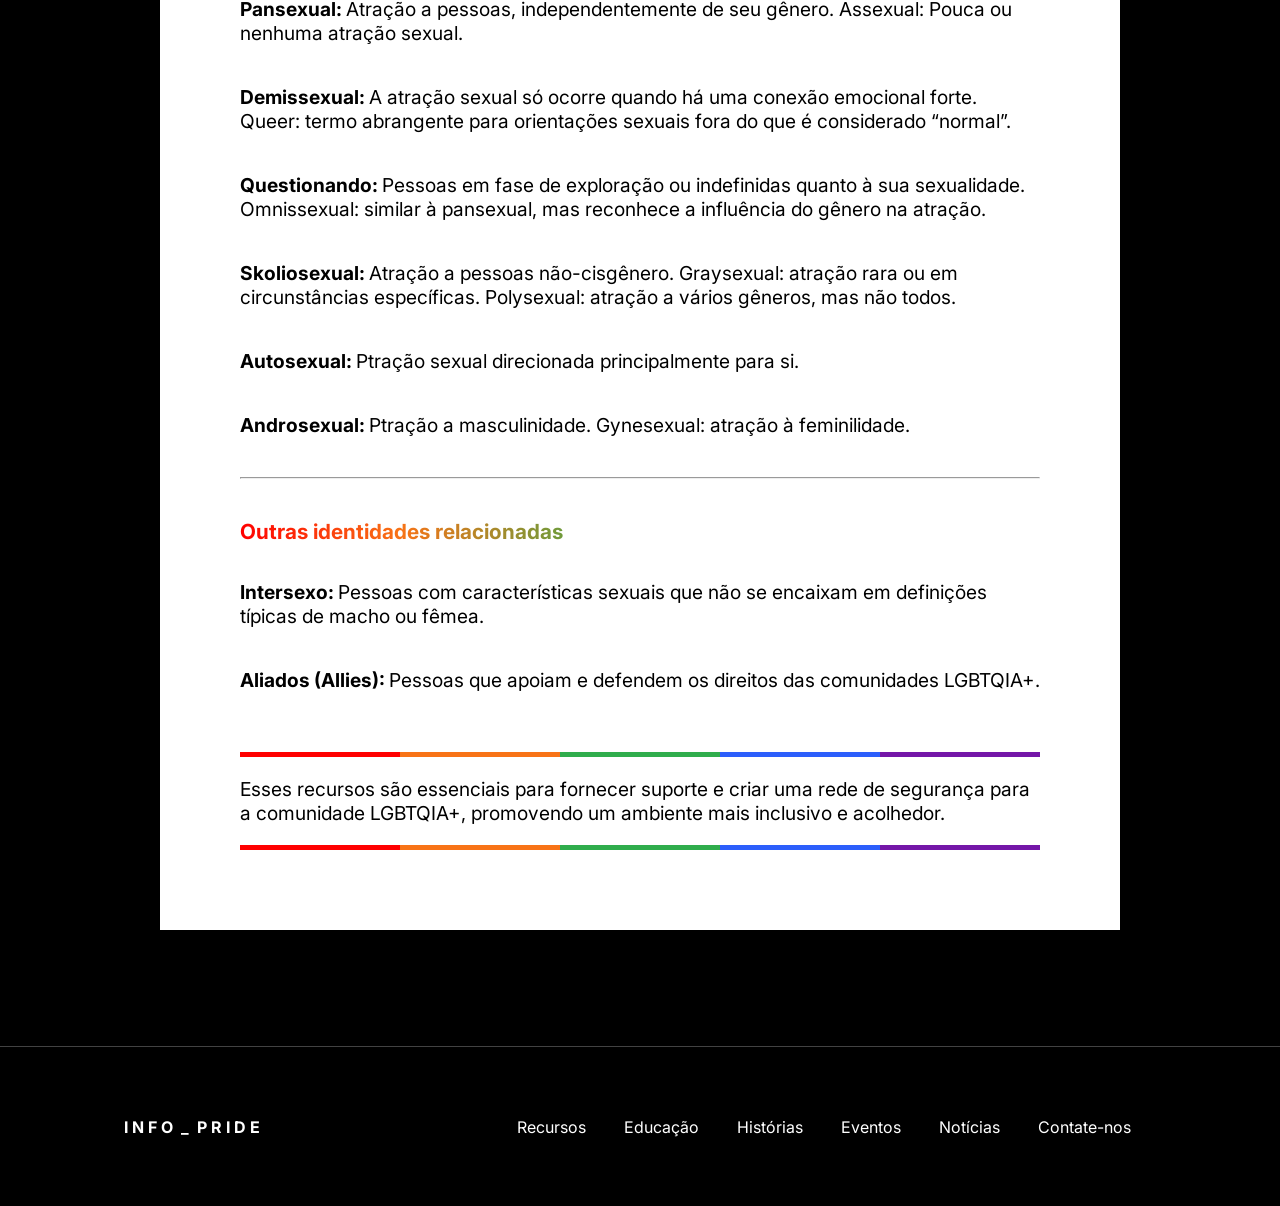
<file: generos.html>
<!DOCTYPE html>
<html lang="pt-br">

<head>
    <meta charset="UTF-8">
    <meta name="viewport" content="width=device-width, initial-scale=1.0">
    <title>Info Pride</title>
    <link rel="icon" href="images/icone-site.svg">
    <link rel="stylesheet" href="css/styles.css">
    <link rel="stylesheet" href="css/cabecalho.css">
    <link rel="stylesheet" href="css/quebra.css">
    <link rel="stylesheet" href="css/ambiente.css">
    <link rel="stylesheet" href="css/historias.css">
    <link rel="stylesheet" href="css/footer.css">
    <link rel="stylesheet" href="css/eventos.css">
    <link rel="stylesheet" href="css/noticias.css">
    <link rel="stylesheet" href="css/responsivo.css">
    <link rel="stylesheet" href="css/educacao.css">
</head>

<body>
    <header>
        <a href="https://pride.google/" target="_blank"><img src="images/coracao.svg"></a>
        <h1><a href="index.html">I N F O&nbsp;&nbsp;_&nbsp;&nbsp;P R I D E</a></h1>
        <nav class="custom-select">
            <ul>
                <li><a href="ambiente.html">Recursos</a></li>
                <li><a href="educacao.html">Educação</a></li>
                <li><a href="historias.html">Histórias</a></li>
                <li><a href="eventos.html">Eventos</a></li>
                <li><a href="noticias.html">Notícias</a></li>
                <li><a href="contato.html">Contate-nos</a></li>
                <li><a href="denuncias.html">Denuncie</a></li>
                <li><a href="comunidade.html">Comunidade</a></li>
                <li><a href="calendario.html">Comunidade</a></li>
            </ul>
        </nav>
    </header>
    <section class="inicio-ambiente">
        <img src="images/linha-esquerda.svg" alt="">
        <div class="todos-ambiente">
            <div class="caixa-imagem-ambiente">
                <img class="icon" src="images/icone-site.svg" alt="">
            </div>
            <div inicio-titulo>
                <h2 id="titulo-ambiente">Diga o que pensa.<br> faça o que sente</h2>
                <div class="caixa-amor-ambiente">
                    <a class="amor-ambiente" href="">Isso é amor</a>
                </div>
            </div>
        </div>
        <img src="images/linha-direita.svg" alt="">
    </section>
    <section class="quebra-page">
        <div class="quebra1">
        </div>
        <div class="quebra2">
        </div>
        <div class="quebra3">
        </div>
        <div class="quebra4">
        </div>
        <div class="quebra5">
        </div>
    </section>
    <section class="historia-sec">
        <article class="historia-bloco">
            <div class="titulo-box">
                <h1 class="historia-titulo">Gêneros que compôem a comunidade!</h1>
            </div>
            <br>
            <br>
            <h1 class="subtilgbt">Gêneros: </h1><br>
            <p class="historia-letra"><b>Cisgênero: </b>Um outro homem de preferência na infância.
            </p><br><br>
            <p class="historia-letra"><b>Transgênero: </b>Um amigo diferente daquele com o qual nasceu. Agender: não se
                preocupa em compartilhar nota levada.
            </p><br><br>
            <p class="historia-letra"><b>Gênero neutroAlgênero: </b>Não compartilhe ou participe de nenhuma mensagem
                galáctica.
            </p><br><br>
            <p class="historia-letra"><b>Bigenero: </b>Compartilhando duas mensagens, muitas vezes para ler um pedaço da
                memória.
            </p><br><br>
            <p class="historia-letra"><b>Gênero Queer: </b>Termo usado para identificar uma identidade de gênero não
                conformista e abrangente.
            </p><br><br>
            <p class="historia-letra"><b>Two-Spirit: </b>Algo usado para descrever alguém que exibe qualidades
                masculinas e femininas, usado por algumas das culturas indígenas norte-americanas.
            </p><br><br>
            <p class="historia-letra"><b>Gênero Neutro: </b>Termo usado para identificar uma identidade de gênero neutra
                ou sem gênero.
            </p><br><br>
            <p class="historia-letra"><b>Gênero Criativo: </b>Termo usado para identificar uma expressão de gênero única
                e não conformista.
            </p><br><br>
            <p class="historia-letra"><b>Third Gender: </b>Identidade além do binário masculino / feminino, utilizado
                por algumas culturas.
            </p><br><br>
            <p class="historia-letra"><b>Intergênero: </b>Identidade entre ou combinação de gêneros. Neutrois:
                Identidade de gênero neutra ou sem gênero.
            </p><br><br>
            <hr><br><br>
            <h1 class="subtilgbt">Sexualidades: </h1>
            <p class="historia-letra"><b>Heterossexual: </b>Atração pelo gênero oposto. Homossexual: Atração pelo mesmo
                gênero:
            </p><br><br>
            <p class="historia-letra"><b>Gay: </b>Atração de um homem por outro homem. Lésbica: Atração sexual entre
                duas mulheres. Bissexual: Atração por mais de um gênero.
            </p><br><br>
            <p class="historia-letra"><b>Pansexual: </b>Atração a pessoas, independentemente de seu gênero. Assexual:
                Pouca ou nenhuma atração sexual.
            </p><br><br>
            <p class="historia-letra"><b>Demissexual: </b>A atração sexual só ocorre quando há uma conexão emocional
                forte. Queer: termo abrangente para orientações sexuais fora do que é considerado “normal”.
            </p><br><br>
            <p class="historia-letra"><b>Questionando: </b>Pessoas em fase de exploração ou indefinidas quanto à sua
                sexualidade. Omnissexual: similar à pansexual, mas reconhece a influência do gênero na atração.
            </p><br><br>
            <p class="historia-letra"><b>Skoliosexual: </b>Atração a pessoas não-cisgênero. Graysexual: atração rara ou
                em circunstâncias específicas. Polysexual: atração a vários gêneros, mas não todos.
            </p><br><br>
            <p class="historia-letra"><b>Autosexual: </b>Ptração sexual direcionada principalmente para si.
            </p><br><br>
            <p class="historia-letra"><b>Androsexual: </b>Ptração a masculinidade. Gynesexual: atração à feminilidade.
            </p><br><br>
            <hr><br><br>

            <h1 class="subtilgbt">Outras identidades relacionadas</h1><br>
            <p class="historia-letra"><b>Intersexo: </b>Pessoas com características sexuais que não se encaixam em
                definições típicas de macho ou fêmea.
            </p><br><br>
            <p class="historia-letra"><b>Aliados (Allies): </b>Pessoas que apoiam e defendem os direitos das comunidades
                LGBTQIA+.
            </p><br><br><br>
            <section class="quebra-page">
                <div class="quebra1"></div>
                <div class="quebra2"></div>
                <div class="quebra3"></div>
                <div class="quebra4"></div>
                <div class="quebra5"></div>
            </section>
            <br>
            <p class="ambiente-letra">Esses recursos são essenciais para fornecer suporte e criar uma rede de segurança
                para a
                comunidade LGBTQIA+, promovendo um ambiente mais inclusivo e acolhedor.</p>
            <br>
            <section class="quebra-page">
                <div class="quebra1"></div>
                <div class="quebra2"></div>
                <div class="quebra3"></div>
                <div class="quebra4"></div>
                <div class="quebra5"></div>
            </section>
    </section>
    <br>
    <p class="ambiente-letra">Essas categorias representam apenas uma parte da vasta gama de experiências humanas,
        destacando a importância de reconhecer e respeitar a diversidade individual de gênero e sexualidade.
    <p>
        </article>
        </section>
    <footer>
        <div class="box-footer">
            <h1><a href="index.html">I N F O&nbsp;&nbsp;_&nbsp;&nbsp;P R I D E</a></h1>
        </div>
        <nav class="custom-select">
            <ul>
                <li><a href="ambiente.html">Recursos</a></li>
                <li><a href="educacao.html">Educação</a></li>
                <li><a href="historias.html">Histórias</a></li>
                <li><a href="eventos.html">Eventos</a></li>
                <li><a href="noticias.html">Notícias</a></li>
                <li><a href="contato.html">Contate-nos</a></li>
            </ul>
        </nav>
    </footer>
</body>

</html>
</file>
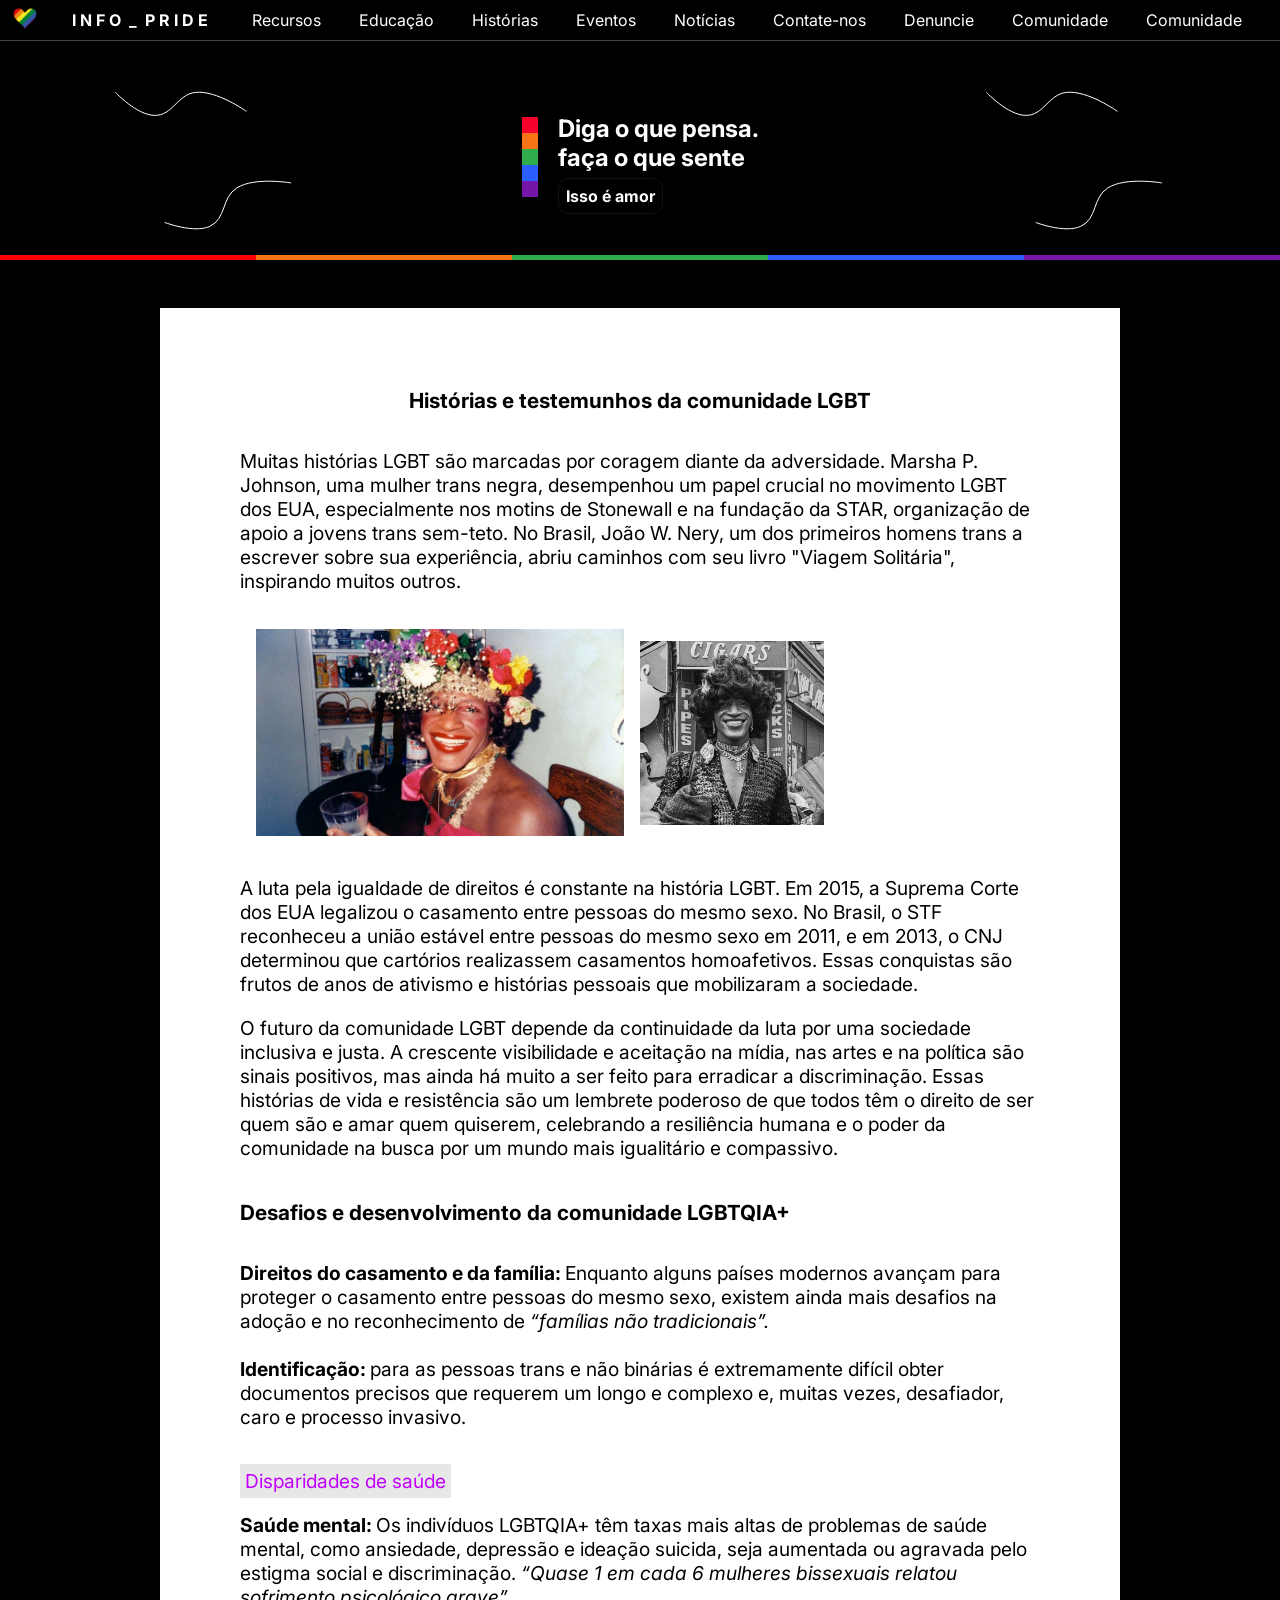
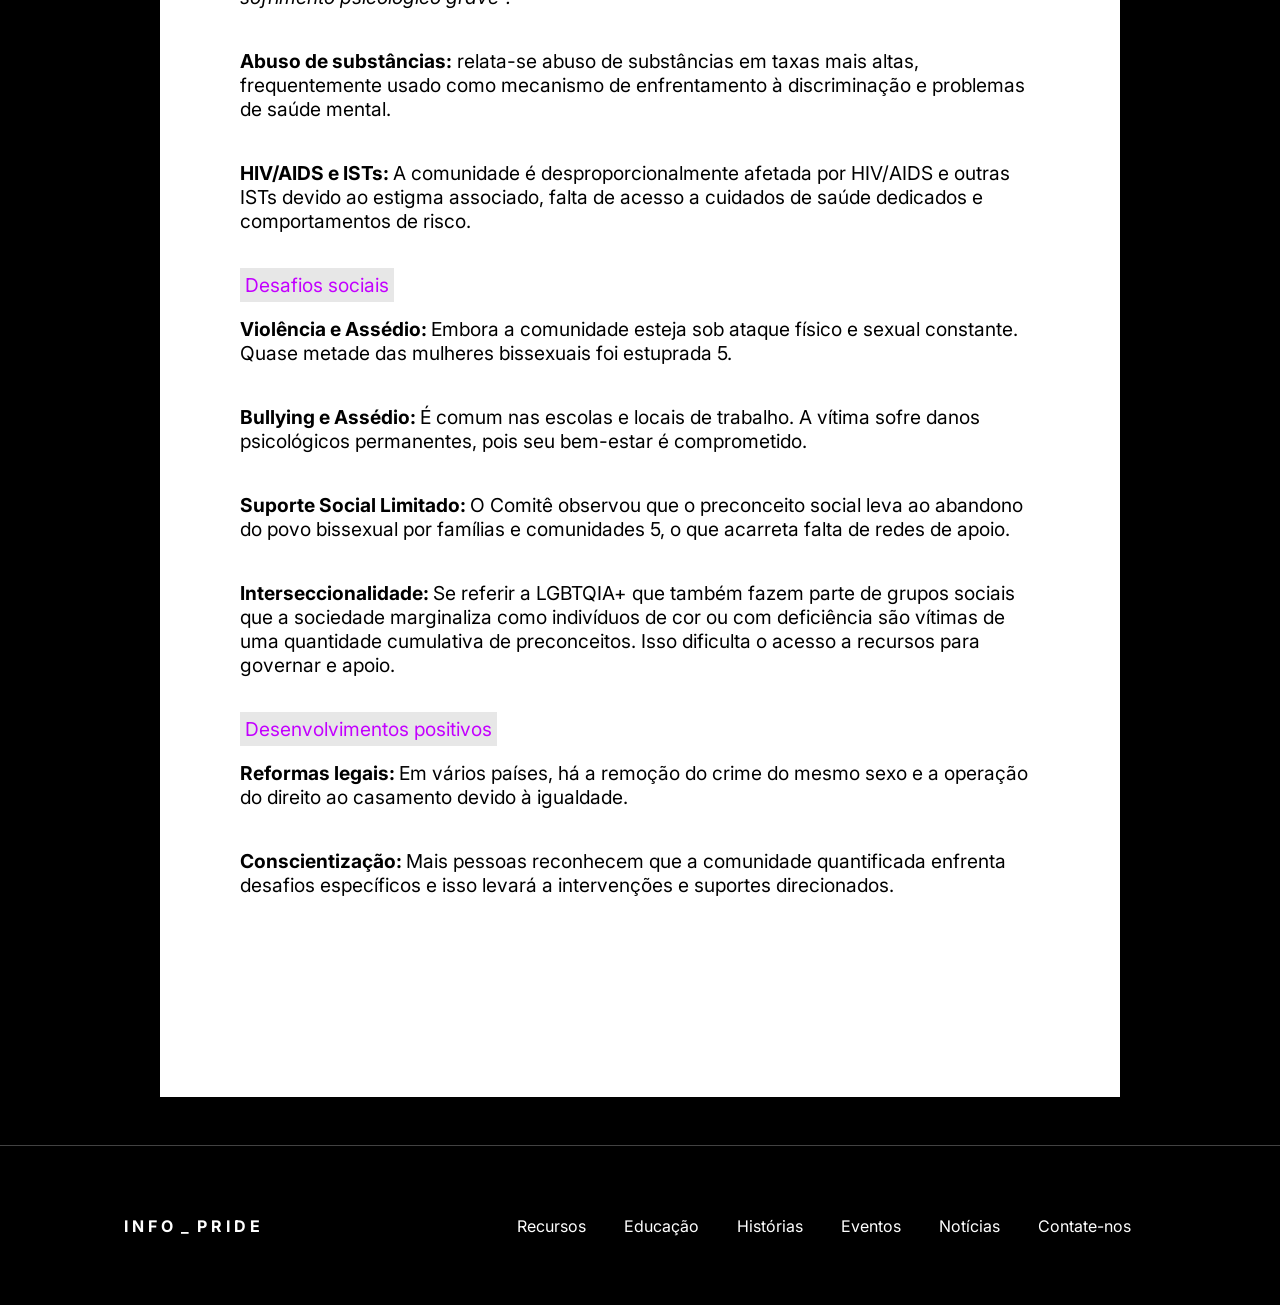
<file: historias.html>
<!DOCTYPE html>
<html lang="pt-br">

<head>
  <meta charset="UTF-8">
  <meta name="viewport" content="width=device-width, initial-scale=1.0">
  <title>Info Pride</title>
  <link rel="icon" href="images/icone-site.svg">
  <link rel="stylesheet" href="css/styles.css">
  <link rel="stylesheet" href="css/cabecalho.css">
  <link rel="stylesheet" href="css/quebra.css">
  <link rel="stylesheet" href="css/ambiente.css">
  <link rel="stylesheet" href="css/historias.css">
  <link rel="stylesheet" href="css/footer.css">
  <link rel="stylesheet" href="css/eventos.css">
  <link rel="stylesheet" href="css/noticias.css">
  <link rel="stylesheet" href="css/responsivo.css">
  <link rel="stylesheet" href="css/educacao.css">
</head>

<body>
  <header>
    <a href="https://pride.google/" target="_blank"><img src="images/coracao.svg"></a>
    <h1><a href="index.html">I N F O&nbsp;&nbsp;_&nbsp;&nbsp;P R I D E</a></h1>
    <nav class="custom-select">
      <ul>
        <li><a href="ambiente.html">Recursos</a></li>
        <li><a href="educacao.html">Educação</a></li>
        <li><a href="historias.html">Histórias</a></li>
        <li><a href="eventos.html">Eventos</a></li>
        <li><a href="noticias.html">Notícias</a></li>
        <li><a href="contato.html">Contate-nos</a></li>
        <li><a href="denuncias.html">Denuncie</a></li>
        <li><a href="comunidade.html">Comunidade</a></li>
        <li><a href="calendario.html">Comunidade</a></li>
      </ul>
    </nav>
  </header>
  <section class="inicio-ambiente">
    <img src="images/linha-esquerda.svg" alt="">
    <div class="todos-ambiente">
      <div class="caixa-imagem-ambiente">
        <img class="icon" src="images/icone-site.svg" alt="">
      </div>
      <div inicio-titulo>
        <h2 id="titulo-ambiente">Diga o que pensa.<br> faça o que sente</h2>
        <div class="caixa-amor-ambiente">
          <a class="amor-ambiente" href="">Isso é amor</a>
        </div>
      </div>
    </div>
    <img src="images/linha-direita.svg" alt="">
  </section>
  <section class="quebra-page">
    <div class="quebra1">
    </div>
    <div class="quebra2">
    </div>
    <div class="quebra3">
    </div>
    <div class="quebra4">
    </div>
    <div class="quebra5">
    </div>
  </section>
  <section class="historia-sec">
    <article class="historia-bloco">
      <div class="titulo-box">
        <h1 class="historia-titulo">Histórias e testemunhos da comunidade LGBT</h1>
      </div>
      <br>
      <p class="historia-letra">Muitas histórias LGBT são marcadas por coragem diante da adversidade. Marsha P. Johnson,
        uma mulher trans negra, desempenhou um papel crucial no movimento LGBT dos EUA, especialmente nos motins de
        Stonewall e na fundação da STAR, organização de apoio a jovens trans sem-teto. No Brasil, João W. Nery, um dos
        primeiros homens trans a escrever sobre sua experiência, abriu caminhos com seu livro "Viagem Solitária",
        inspirando muitos outros.</p>
      <br>
      <div class="box-images">
        <img class="img-historias" src="images/marsha.svg" alt="">
        <img class="img-historias" src="images/marsha2.svg" alt="">
      </div>
      <p class="historia-letra">
        <br>
        A luta pela igualdade de direitos é constante na história LGBT. Em 2015, a Suprema Corte dos EUA legalizou o
        casamento entre pessoas do mesmo sexo. No Brasil, o STF reconheceu a união estável entre pessoas do mesmo sexo
        em 2011, e em 2013, o CNJ determinou que cartórios realizassem casamentos homoafetivos. Essas conquistas são
        frutos de anos de ativismo e histórias pessoais que mobilizaram a sociedade.
      </p>
      <br>
      <p class="historia-letra">
        O futuro da comunidade LGBT depende da continuidade da luta por uma sociedade inclusiva e justa. A crescente
        visibilidade e aceitação na mídia, nas artes e na política são sinais positivos, mas ainda há muito a ser feito
        para erradicar a discriminação. Essas histórias de vida e resistência são um lembrete poderoso de que todos têm
        o direito de ser quem são e amar quem quiserem, celebrando a resiliência humana e o poder da comunidade na busca
        por um mundo mais igualitário e compassivo.
      </p>
      <br>
      <br>
      <h1 class="historia-titulo">Desafios e desenvolvimento da comunidade LGBTQIA+</h1><br>
      <p class="historia-letra"><B>Direitos do casamento e da família: </B>Enquanto alguns países modernos avançam para
        proteger o casamento entre pessoas do mesmo sexo, existem ainda mais desafios na adoção e no reconhecimento de
        <i>“famílias não tradicionais”.</i><br><br>
        <b>Identificação: </b>para as pessoas trans e não binárias é extremamente difícil obter documentos precisos que
        requerem um longo e complexo e, muitas vezes, desafiador, caro e processo invasivo.
      </p><br><br>
      <span class="evento-subti">Disparidades de saúde</span><br><br>
      <p class="historia-letra"><b>Saúde mental: </b>Os indivíduos LGBTQIA+ têm taxas mais altas de problemas de saúde
        mental, como ansiedade, depressão e ideação suicida, seja aumentada ou agravada pelo estigma social e
        discriminação. <i>“Quase 1 em cada 6 mulheres bissexuais relatou sofrimento psicológico grave”.</i></p><br><br>
      <p class="historia-letra"><b>Abuso de substâncias:</b> relata-se abuso de substâncias em taxas mais altas,
        frequentemente usado como mecanismo de enfrentamento à discriminação e problemas de saúde mental.</p><br><br>
      <p class="historia-letra"><b>HIV/AIDS e ISTs: </b>A comunidade é desproporcionalmente afetada por HIV/AIDS e
        outras ISTs devido ao estigma associado, falta de acesso a cuidados de saúde dedicados e comportamentos de
        risco.</p><br><br>
      <span class="evento-subti">Desafios sociais</span><br><br>
      <p class="historia-letra"><b>Violência e Assédio: </b>Embora a comunidade esteja sob ataque físico e sexual
        constante. Quase metade das mulheres bissexuais foi estuprada 5.</p><br><br>
      <p class="historia-letra"><b>Bullying e Assédio: </b>É comum nas escolas e locais de trabalho. A vítima sofre
        danos psicológicos permanentes, pois seu bem-estar é comprometido.</p><br><br>
      <p class="historia-letra"><b>Suporte Social Limitado: </b>O Comitê observou que o preconceito social leva ao
        abandono do povo bissexual por famílias e comunidades 5, o que acarreta falta de redes de apoio.</p><br><br>
      <p class="historia-letra"><b>Interseccionalidade: </b>Se referir a LGBTQIA+ que também fazem parte de grupos
        sociais que a sociedade marginaliza como indivíduos de cor ou com deficiência são vítimas de uma quantidade
        cumulativa de preconceitos. Isso dificulta o acesso a recursos para governar e apoio.</p><br><br>
      <span class="evento-subti">Desenvolvimentos positivos</span><br><br>
      <p class="historia-letra"><b>Reformas legais: </b>Em vários países, há a remoção do crime do mesmo sexo e a
        operação do direito ao casamento devido à igualdade.</p><br><br>
      <p class="historia-letra"><b>Conscientização: </b>Mais pessoas reconhecem que a comunidade quantificada enfrenta
        desafios específicos e isso levará a intervenções e suportes direcionados.</p><br><br>
      <p>Apesar dos avanços dessas áreas de preocupação, ainda há muito a ser feito para garantir a igualdade e a
        proteção completas para a comunidade de quadrinhos em todo o mundo. </p><br><br>
    </article>
  </section>
  <footer>
    <div class="box-footer">
      <h1><a href="index.html">I N F O&nbsp;&nbsp;_&nbsp;&nbsp;P R I D E</a></h1>
    </div>
    <nav class="custom-select">
      <ul>
        <li><a href="ambiente.html">Recursos</a></li>
        <li><a href="educacao.html">Educação</a></li>
        <li><a href="historias.html">Histórias</a></li>
        <li><a href="eventos.html">Eventos</a></li>
        <li><a href="noticias.html">Notícias</a></li>
        <li><a href="contato.html">Contate-nos</a></li>
      </ul>
    </nav>
  </footer>
</body>

</html>
</file>
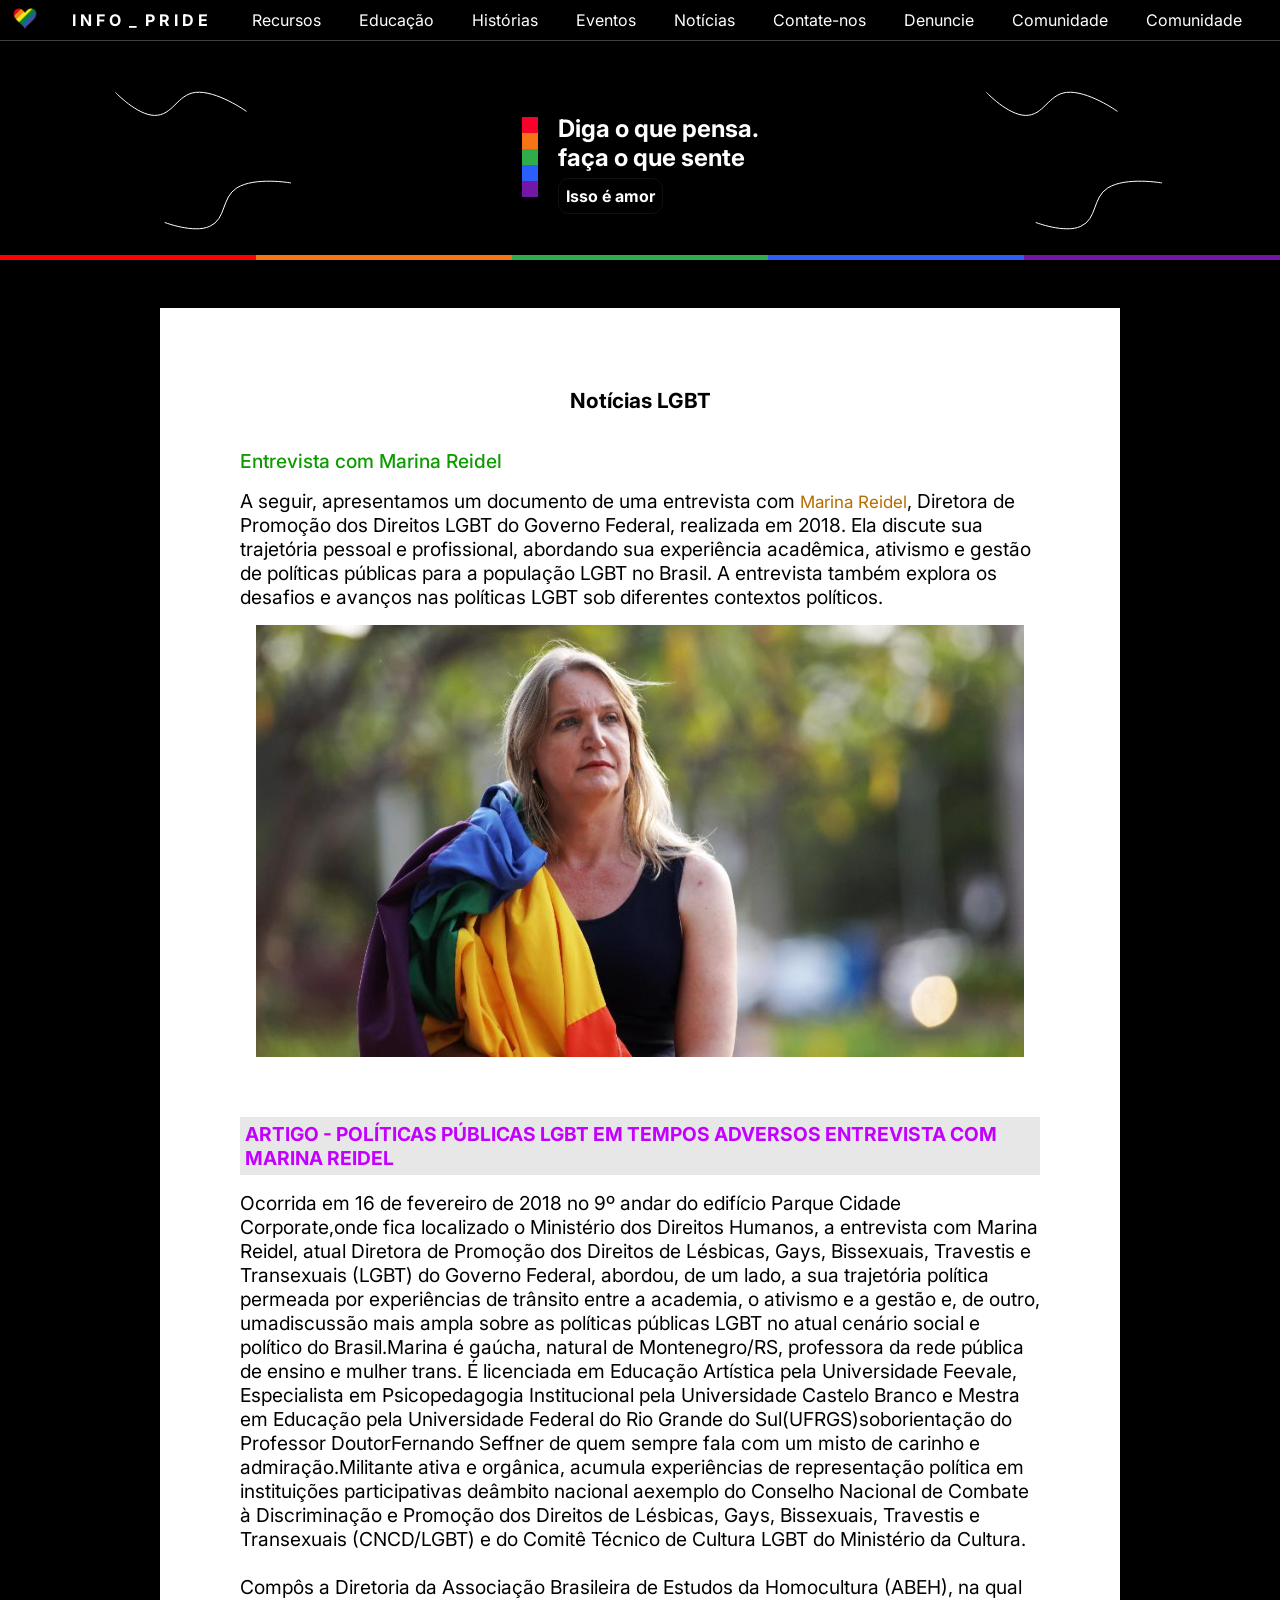
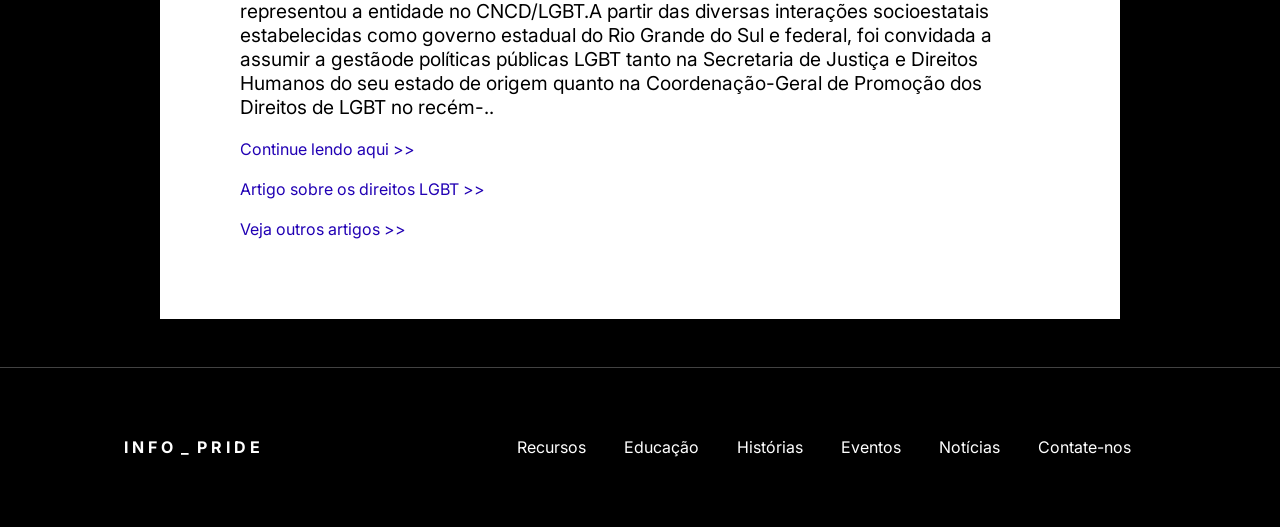
<file: noticias.html>
<!DOCTYPE html>
<html lang="pt-br">

<head>
  <meta charset="UTF-8">
  <meta name="viewport" content="width=device-width, initial-scale=1.0">
  <title>Info Pride</title>
  <link rel="icon" href="images/icone-site.svg">
  <link rel="stylesheet" href="css/styles.css">
  <link rel="stylesheet" href="css/cabecalho.css">
  <link rel="stylesheet" href="css/quebra.css">
  <link rel="stylesheet" href="css/ambiente.css">
  <link rel="stylesheet" href="css/historias.css">
  <link rel="stylesheet" href="css/footer.css">
  <link rel="stylesheet" href="css/eventos.css">
  <link rel="stylesheet" href="css/noticias.css">
  <link rel="stylesheet" href="css/responsivo.css">
  <link rel="stylesheet" href="css/educacao.css">
</head>

<body>
  <header>
    <a href="https://pride.google/" target="_blank"><img src="images/coracao.svg"></a>
    <h1><a href="index.html">I N F O&nbsp;&nbsp;_&nbsp;&nbsp;P R I D E</a></h1>
    <nav class="custom-select">
      <ul>
        <li><a href="ambiente.html">Recursos</a></li>
        <li><a href="educacao.html">Educação</a></li>
        <li><a href="historias.html">Histórias</a></li>
        <li><a href="eventos.html">Eventos</a></li>
        <li><a href="noticias.html">Notícias</a></li>
        <li><a href="contato.html">Contate-nos</a></li>
        <li><a href="denuncias.html">Denuncie</a></li>
        <li><a href="comunidade.html">Comunidade</a></li>
        <li><a href="calendario.html">Comunidade</a></li>
      </ul>
    </nav>
  </header>
  <section class="inicio-ambiente">
    <img src="images/linha-esquerda.svg" alt="">
    <div class="todos-ambiente">
      <div class="caixa-imagem-ambiente">
        <img class="icon" src="images/icone-site.svg" alt="">
      </div>
      <div inicio-titulo>
        <h2 id="titulo-ambiente">Diga o que pensa.<br> faça o que sente</h2>
        <div class="caixa-amor-ambiente">
          <a class="amor-ambiente" href="">Isso é amor</a>
        </div>
      </div>
    </div>
    <img src="images/linha-direita.svg" alt="">
  </section>
  <section class="quebra-page">
    <div class="quebra1">
    </div>
    <div class="quebra2">
    </div>
    <div class="quebra3">
    </div>
    <div class="quebra4">
    </div>
    <div class="quebra5">
    </div>
  </section>
  <section class="historia-sec">
    <article class="historia-bloco">
      <div class="titulo-box">
        <h1 class="historia-titulo">Notícias LGBT</h1>
      </div>
      <br>
      <p class="evento-subti2">Entrevista com Marina Reidel<br></p>
      <p class="noticia-letra">
        A seguir, apresentamos um documento de uma entrevista com <a class="link3"
          href="https://gauchazh.clicrbs.com.br/colunistas/kelly-matos/noticia/2020/06/quem-e-a-trans-gaucha-que-defende-os-direitos-lgbt-no-governo-bolsonaro-ckbvxmvss002y01627hjwtmuw.html#:~:text=Nascida%20em%20Montenegro%2C%20no%20Rio,o%20qual%20sempre%20se%20identificou."
          target="_blank">Marina Reidel</a>, Diretora de Promoção dos Direitos LGBT do Governo Federal, realizada em
        2018. Ela discute sua trajetória pessoal e profissional, abordando sua experiência acadêmica, ativismo e gestão
        de políticas públicas para a população LGBT no Brasil. A entrevista também explora os desafios e avanços nas
        políticas LGBT sob diferentes contextos políticos.
        <br>
      <div class="box-images-eventos">
        <a href="https://gauchazh.clicrbs.com.br/colunistas/kelly-matos/noticia/2020/06/quem-e-a-trans-gaucha-que-defende-os-direitos-lgbt-no-governo-bolsonaro-ckbvxmvss002y01627hjwtmuw.html#:~:text=Nascida%20em%20Montenegro%2C%20no%20Rio,o%20qual%20sempre%20se%20identificou."
          alt="" target="_blank"><img class="img-eventos" src="images/marina.svg" alt=""></a>
      </div>
      <br>
      <br>
      <h2 class="evento-subti">ARTIGO - POLÍTICAS PÚBLICAS LGBT EM TEMPOS ADVERSOS ENTREVISTA COM MARINA REIDEL</h2>
      <p class="noticia-letra">Ocorrida em 16 de fevereiro de 2018 no 9º andar do edifício Parque Cidade Corporate,onde
        fica localizado o Ministério dos Direitos Humanos, a entrevista com Marina Reidel, atual Diretora de Promoção
        dos Direitos de Lésbicas, Gays, Bissexuais, Travestis e Transexuais (LGBT) do Governo Federal, abordou, de um
        lado, a sua trajetória política permeada por experiências de trânsito entre a academia, o ativismo e a gestão e,
        de outro, umadiscussão mais ampla sobre as políticas públicas LGBT no atual cenário social e político do
        Brasil.Marina é gaúcha, natural de Montenegro/RS, professora da rede pública de ensino e mulher trans. É
        licenciada em Educação Artística pela Universidade Feevale, Especialista em Psicopedagogia Institucional pela
        Universidade Castelo Branco e Mestra em Educação pela Universidade Federal do Rio Grande do
        Sul(UFRGS)soborientação do Professor DoutorFernando Seffner de quem sempre fala com um misto de carinho e
        admiração.Militante ativa e orgânica, acumula experiências de representação política em instituições
        participativas deâmbito nacional aexemplo do Conselho Nacional de Combate à Discriminação e Promoção dos
        Direitos de Lésbicas, Gays, Bissexuais, Travestis e Transexuais (CNCD/LGBT) e do Comitê Técnico de Cultura LGBT
        do Ministério da Cultura.<br><br>Compôs a Diretoria da Associação Brasileira de Estudos da Homocultura (ABEH),
        na qual representou a entidade no CNCD/LGBT.A partir das diversas interações socioestatais estabelecidas como
        governo estadual do Rio Grande do Sul e federal, foi convidada a assumir a gestãode políticas públicas LGBT
        tanto na Secretaria de Justiça e Direitos Humanos do seu estado de origem quanto na Coordenação-Geral de
        Promoção dos Direitos de LGBT no recém-..</p>
      </p>
      <br>
      <a class="link2" href="https://revistas.unilab.edu.br/index.php/rebeh/article/view/121/83"
        target="_blank">Continue lendo aqui >></a>
      <br>
      <br>
      <a class="link2" href="https://periodicorease.pro.br/rease/article/view/4343/1671" target="_blank">Artigo sobre os
        direitos LGBT >></a>
      <br>
      <br>
      <a class="link2" href="https://revistas.unilab.edu.br/index.php/rebeh/issue/view/6" target="_blank">Veja outros
        artigos >></a>
    </article>
  </section>
  <footer>
    <div class="box-footer">
      <h1><a href="index.html">I N F O&nbsp;&nbsp;_&nbsp;&nbsp;P R I D E</a></h1>
    </div>
    <nav class="custom-select">
      <ul>
        <li><a href="ambiente.html">Recursos</a></li>
        <li><a href="educacao.html">Educação</a></li>
        <li><a href="historias.html">Histórias</a></li>
        <li><a href="eventos.html">Eventos</a></li>
        <li><a href="noticias.html">Notícias</a></li>
        <li><a href="contato.html">Contate-nos</a></li>
      </ul>
    </nav>
  </footer>
</body>

</html>
</file>
<file: css/styles.css>
@import url('https://fonts.googleapis.com/css2?family=Inter:wght@100..900&family=Poppins:wght@300;400;500;600;700&display=swap');

* {
  box-sizing: border-box;
  margin: 0;
  padding: 0;
  font-family: "Inter", sans-serif;
  color: #fff;
}

a, li {
  text-decoration: none;
  list-style: none;
}

i {
  color: #000000;
}

body {
  background-color: rgb(0, 0, 0);
}

h1:hover {
  background: -webkit-linear-gradient(0deg, rgba(255,0,0,1) 0%, rgba(248,115,22,1) 20%, rgba(47,173,76,1) 50%, rgba(44,94,251,1) 80%, rgba(116,22,168,1) 100%);
  background-clip: text;
  -webkit-text-fill-color: transparent;
  cursor: pointer;
}

.subtilgbt {
  background: -webkit-linear-gradient(0deg, rgba(255,0,0,1) 0%, rgba(248,115,22,1) 20%, rgba(47,173,76,1) 50%, rgba(44,94,251,1) 80%, rgba(116,22,168,1) 100%);
  background-clip: text;
  -webkit-text-fill-color: transparent;
  margin-bottom: 1rem;
  font-size: 1.3rem;
}

.inicio {
  display: flex;
  align-items: center;
  justify-content: space-around;
  padding-top: 15rem;
  padding-bottom: 15rem;
  transition: 0.5s;
}

.todos {
  display: flex;
}

.caixa-imagem {
  margin-right: 20px;
}

.caixa-todos {
  margin: 12px;
}

#titulo {
  font-size: 1.5rem;
  cursor: default;
}

.inicio-titulo {
  justify-content: space-around;
}

.icon {
  height: 5rem;
  margin-top: 3px;
}

.caixa-amor {
  margin-top: 14px;
}

.amor {
  font-weight: bold;
  border:  1px solid #111;
  border-radius: 10.5px;
  padding: 7px;
}

.amor:hover {
  background: -webkit-linear-gradient(0deg, rgba(255,0,0,1) 0%, #f87316 20%, #2fad4c 50%, #2c5efb 80%, #7416a8 100%);
  background-clip: text;
  -webkit-text-fill-color: transparent;
  transition-delay: 2s;
}

.quem-somos {
  display: flex;
  width: auto;
  justify-content: center;
  padding-top: 3rem;
  padding-bottom: 8rem;
  align-items: center;
  background: linear-gradient(0deg, rgba(28,28,28,1) 0%, rgba(30,120,194,1) 100%);
}

.img-quem {
  display: inline-block;
  width: 350px;
  max-width: 100%;
}

.quem-caixa {
  margin-left: 5rem;
  width: 50rem;
}

.quem-titulo {
  color: #ffffff;
  margin-bottom: 1rem;
  font-size:1.4em;
}

.texto-quem {
  color: #dadada;
  font-size:1.3em;
}

.missao {
  display: grid;
  grid-template-columns: 1fr 1fr 1fr;
  padding: 7rem;
  gap: 1rem;
  align-items: center;
  background-color: #ffffff;
}

.img-missao {
  display: inline-block;
  max-width: 100%;
}

.missao-caixa {
  display: flex;
  flex-direction: column;
  justify-content: center;
  align-items: center;
  text-align: justify;
}

.missao-titulo {
  color: #000;
  margin-bottom: 1rem;
}

.texto {
  color: #000;
  width: 19rem;
}

.nuvens-box {
  background-color: #1e78c2;
  display: flex;
  flex-wrap: wrap;
  justify-content: space-evenly;
  align-items: center;
  padding-top: 4rem;
}

.nuvens-box img {
  margin-right: 2rem;
}

.proposito-box {
  display: flex;
  flex-wrap: wrap;
  justify-content: center;
  padding-top: 3rem;
  padding-bottom: 8rem;
  align-items: center;
  background: #d1d1d1;
}

.img-proposito {
  display: inline-block;
  width: 30rem;
}

.proposito-caixa {
  margin-left: 5rem;
}

.proposito-titulo {
  color: #000000;
  margin-bottom: 1rem;
  font-size:1.2em;
}

.proposito-texto {
  color: #131212;
  font-size:1.1em;
  width: 25rem;
}

.global-quem {
  display: flex;
  flex-wrap: wrap;
}

.formulario-sec {
  padding: 2rem;
  background-color: #f9f9f9;
  border-radius: 8px;
  max-width: 600px;
  margin: 50px auto;
  box-shadow: 0 0 10px rgba(0, 0, 0, 0.1);
}

input, textarea {
  color: #000;
}

.formulario-sec h2 {
  margin-bottom: 1rem;
  color: #333;
  text-align: center;
}

.formulario-sec p {
  margin-bottom: 2rem;
  color: #666;
  text-align: center;
}

.formulario-contato {
  display: flex;
  flex-direction: column;
}

.formulario-contato label {
  margin-bottom: 0.5rem;
  color: #333;
}

.formulario-contato input,
.formulario-contato textarea {
  margin-bottom: 1rem;
  padding: 0.75rem;
  border: 1px solid #ccc;
  border-radius: 4px;
  font-size: 1rem;
}

.formulario-contato button {
  padding: 0.75rem;
  border: none;
  border-radius: 4px;
  background-color: #007BFF;
  color: white;
  font-size: 1rem;
  cursor: pointer;
}

.formulario-contato button:hover {
  background-color: #0056b3;
}
</file>
<file: css/cabecalho.css>
header {
  display: flex;
  flex-wrap: wrap;
  position: fixed;
  width: 100%;
  backdrop-filter: blur(5px);
  background-color: #00000025;
  justify-content: space-around;
  align-items: center;
  color: #fff;
  font-size: 0.5rem;
  height: auto;
  border-bottom: 0.5px solid #424242;
  transition-delay: width 2s, height 4s;
}

header:hover {
  transition: width 2s, height 4s;
}

header h1 a {
  padding: 10px;
}

li {
  display: inline-block;
  font-size: 1rem;
  padding: 10px;
  margin-right: 1rem;
  cursor: pointer;
}

li a:hover {
  color: #929292;
}

ul {
  display: inline-block;
}
</file>
<file: css/quebra.css>
.quebra-page {
    display: flex;
    align-items: stretch;
  }
  
  .quebra1, .quebra2, .quebra3, .quebra4, .quebra5 {
    width: 80%;
    height: 5px;
  }
  
  .quebra1 {
    background-color: red;
  }
  
  .quebra2 {
    background-color: #f87316;
  }
  
  .quebra3 {
    background-color: #2fad4c;
  }
  
  .quebra4 {
    background-color: #2c5efb;
  }
  
  .quebra5 {
    background-color: #7416a8;
  }

  b {
    color: #000;
  }
</file>
<file: css/ambiente.css>
@import url('https://fonts.googleapis.com/css2?family=Inter:wght@100..900&family=Poppins:wght@300;400;500;600;700&display=swap');

* {
    box-sizing: border-box;
    margin: 0;
    padding: 0;
    font-family: "Inter", sans-serif;
    color: #fff;
}

a, li {
    text-decoration: none;
    list-style: none;
}

.inicio-ambiente {
    display: flex;
    align-items: center;
    justify-content: space-around;
    padding-top: 5rem;
    padding-bottom: 1rem;
    transition: 0.5s;
  }
  
  .todos-ambiente {
    display: flex;
  }
  
  .caixa-imagem-ambiente {
    margin-right: 20px;
  }
  
  .caixa-todo-ambientes {
    margin: 12px;
  }
  
  #titulo-ambiente {
    font-size: 1.5rem;
    cursor: default;
  }
  
  .inicio-titulo-ambiente {
    justify-content: space-around;
  }
  
  .icon-ambiente {
    height: 5rem;
    margin-top: 3px;
  }
  
  .caixa-amor-ambiente {
    margin-top: 14px;
  }
  
  .amor-ambiente {
    font-weight: bold;
    border:  1px solid #111;
    border-radius: 10.5px;
    padding: 7px;
  }
  
  .amor-ambiente:hover {
    background: -webkit-linear-gradient(0deg, rgba(255,0,0,1) 0%, #f87316 20%, #2fad4c 50%, #2c5efb 80%, #7416a8 100%);
    background-clip: text;
    -webkit-text-fill-color: transparent;
    transition-delay: 2s;
  }
  

.ambiente-sec {
    margin: 3rem 0;
    display: flex;
    justify-content: center;
}

.ambiente-bloco {
    background-color: #ffffff;
    padding: 5rem;
    width: 60rem;
    align-self: center;
}

.titulo-box {
    display: flex;
    flex-wrap: wrap;
    justify-content: center;
}

.ambiente-titulo {
    color: #000000;
    margin-bottom: 1rem;
    font-size: 1.3rem;
}

.ambiente-subti {
  color: #c300ff;
  background-color: rgb(231, 231, 231);
  padding: 5px;
  margin-bottom: 1rem;
  font-size: 1.2rem;
}

.ambiente-subti2 {
  color: #0d9b00;
  margin-bottom: 1rem;
  font-size: 1.2rem;
  font-weight:500;
}

.ambiente-letra {
    color: #000;
    width: auto;
    font-size: 1.2rem;
}

.minimo {
  font-size: 0.9rem;
  color: #000;
}

.link {
  color: #070122;
}
</file>
<file: css/historias.css>
@import url('https://fonts.googleapis.com/css2?family=Inter:wght@100..900&family=Poppins:wght@300;400;500;600;700&display=swap');

* {
  box-sizing: border-box;
  margin: 0;
  padding: 0;
  font-family: "Inter", sans-serif;
  color: #fff;
}

a,
li {
  text-decoration: none;
  list-style: none;
}

.inicio-historia {
  display: flex;
  align-items: center;
  justify-content: space-around;
  padding-top: 5rem;
  padding-bottom: 1rem;
  transition: 0.5s;
}

.todos-historia {
  display: flex;
}

.caixa-imagem-historia {
  margin-right: 20px;
}

.caixa-todo-historias {
  margin: 12px;
}

#titulo-historia {
  font-size: 1.5rem;
  cursor: default;
}

.inicio-titulo-historia {
  justify-content: space-around;
}

.icon-historia {
  height: 5rem;
  margin-top: 3px;
}

.caixa-amor-historia {
  margin-top: 14px;
}

.amor-historia {
  font-weight: bold;
  border: 1px solid #111;
  border-radius: 10.5px;
  padding: 7px;
}

.amor-historia:hover {
  background: -webkit-linear-gradient(0deg, rgba(255, 0, 0, 1) 0%, #f87316 20%, #2fad4c 50%, #2c5efb 80%, #7416a8 100%);
  background-clip: text;
  -webkit-text-fill-color: transparent;
  transition-delay: 2s;
}


.historia-sec {
  margin: 3rem 0;
  display: flex;
  justify-content: center;
}

.historia-bloco {
  background-color: #ffffff;
  padding: 5rem;
  width: 60rem;
  align-self: center;
}

.titulo-box {
  display: flex;
  flex-wrap: wrap;
  justify-content: center;
}

.historia-titulo {
  color: #000000;
  margin-bottom: 1rem;
  font-size: 1.3rem;
}

.historia-subti {
  color: #c300ff;
  background-color: rgb(231, 231, 231);
  padding: 5px;
  margin-bottom: 1rem;
  font-size: 1.2rem;
}

.historia-subti2 {
  color: #0d9b00;
  margin-bottom: 1rem;
  font-size: 1.2rem;
  font-weight: 500;
}

.historia-letra {
  color: #000;
  width: auto;
  font-size: 1.2rem;
}

.minimo {
  font-size: 0.9rem;
  color: #000;
}

.link {
  color: #070122;
}

.img-historias {
  display: inline-block;
  max-width: 100%;
}

.box-images {
  display: grid;
  grid-template-columns: 2fr 1fr 1fr;
  padding: 1rem;
  gap: 1rem;
  align-items: center;
  background-color: #ffffff;
}

.link3 {
  color: #2100b4;
  font-size: 17px;
}
</file>
<file: css/footer.css>
footer {
    display: flex;
    background-color: #000;
    justify-content: space-around;
    align-items: center;
    color: #fff;
    font-size: 0.5rem;
    height: 10rem;
    border-top: 0.5px solid #424242;
  }
  
  li {
    display: inline-block;
    font-size: 1rem;
    margin-right: 1rem;
    cursor: pointer;
  }
  
  li:hover {
    color: #929292;
  }
  
  ul {
    display: inline-block;
  }
</file>
<file: css/eventos.css>
@import url('https://fonts.googleapis.com/css2?family=Inter:wght@100..900&family=Poppins:wght@300;400;500;600;700&display=swap');

* {
    box-sizing: border-box;
    margin: 0;
    padding: 0;
    font-family: "Inter", sans-serif;
    color: #fff;
}

a, li {
    text-decoration: none;
    list-style: none;
}

.inicio-evento {
    display: flex;
    align-items: center;
    justify-content: space-around;
    padding-top: 5rem;
    padding-bottom: 1rem;
    transition: 0.5s;
  }
  
  .todos-evento {
    display: flex;
  }
  
  .caixa-imagem-evento {
    margin-right: 20px;
  }
  
  .caixa-todo-eventos {
    margin: 12px;
  }
  
  #titulo-evento {
    font-size: 1.5rem;
    cursor: default;
  }
  
  .inicio-titulo-evento {
    justify-content: space-around;
  }
  
  .icon-evento {
    height: 5rem;
    margin-top: 3px;
  }
  
  .caixa-amor-evento {
    margin-top: 14px;
  }
  
  .amor-evento {
    font-weight: bold;
    border:  1px solid #111;
    border-radius: 10.5px;
    padding: 7px;
  }
  
  .amor-evento:hover {
    background: -webkit-linear-gradient(0deg, rgba(255,0,0,1) 0%, #f87316 20%, #2fad4c 50%, #2c5efb 80%, #7416a8 100%);
    background-clip: text;
    -webkit-text-fill-color: transparent;
    transition-delay: 2s;
  }
  

.evento-sec {
    margin: 3rem 0;
    display: flex;
    justify-content: center;
}

.evento-bloco {
    background-color: #ffffff;
    padding: 5rem;
    width: 60rem;
    align-self: center;
}

.titulo-box {
    display: flex;
    flex-wrap: wrap;
    justify-content: center;
}

.evento-titulo {
    color: #000000;
    margin-bottom: 1rem;
    font-size: 1.3rem;
}

.evento-subti {
  color: #c300ff;
  background-color: rgb(231, 231, 231);
  padding: 5px;
  margin-bottom: 1rem;
  font-size: 1.2rem;
}

.evento-subti2 {
  color: #0d9b00;
  margin-bottom: 1rem;
  font-size: 1.2rem;
  font-weight:500;
}

.evento-letra {
    color: #000;
    width: auto;
    font-size: 1.2rem;
}

.minimo {
  font-size: 0.9rem;
  color: #000;
}

.link {
  color: #070122;
}

.img-eventos {
  display: inline;
  max-width: 100%;
}

.box-images-eventos {
  display: flex;
  align-items: center;
  justify-content: center;
  grid-template-columns: 2fr 1fr 1fr;
  padding: 1rem;
  gap: 1rem;
  align-items: center;
  background-color: #ffffff;
}
</file>
<file: css/noticias.css>
@import url('https://fonts.googleapis.com/css2?family=Inter:wght@100..900&family=Poppins:wght@300;400;500;600;700&display=swap');

* {
    box-sizing: border-box;
    margin: 0;
    padding: 0;
    font-family: "Inter", sans-serif;
    color: #fff;
}

a, li {
    text-decoration: none;
    list-style: none;
}

.inicio-noticia {
    display: flex;
    align-items: center;
    justify-content: space-around;
    padding-top: 5rem;
    padding-bottom: 1rem;
    transition: 0.5s;
  }
  
  .todos-noticia {
    display: flex;
  }
  
  .caixa-imagem-noticia {
    margin-right: 20px;
  }
  
  .caixa-todo-noticias {
    margin: 12px;
  }
  
  #titulo-noticia {
    font-size: 1.5rem;
    cursor: default;
  }
  
  .inicio-titulo-noticia {
    justify-content: space-around;
  }
  
  .icon-noticia {
    height: 5rem;
    margin-top: 3px;
  }
  
  .caixa-amor-noticia {
    margin-top: 14px;
  }
  
  .amor-noticia {
    font-weight: bold;
    border:  1px solid #111;
    border-radius: 10.5px;
    padding: 7px;
  }
  
  .amor-noticia:hover {
    background: -webkit-linear-gradient(0deg, rgba(255,0,0,1) 0%, #f87316 20%, #2fad4c 50%, #2c5efb 80%, #7416a8 100%);
    background-clip: text;
    -webkit-text-fill-color: transparent;
    transition-delay: 2s;
  }
  

.noticia-sec {
    margin: 3rem 0;
    display: flex;
    justify-content: center;
}

.noticia-bloco {
    background-color: #ffffff;
    padding: 5rem;
    width: 60rem;
    align-self: center;
}

.titulo-box {
    display: flex;
    flex-wrap: wrap;
    justify-content: center;
}

.noticia-titulo {
    color: #000000;
    margin-bottom: 1rem;
    font-size: 1.3rem;
}

.noticia-subti {
  color: #c300ff;
  background-color: rgb(231, 231, 231);
  padding: 5px;
  margin-bottom: 1rem;
  font-size: 1.2rem;
}

.noticia-subti2 {
  color: #0d9b00;
  margin-bottom: 1rem;
  font-size: 1.2rem;
  font-weight:500;
}

.noticia-letra {
    color: #000;
    width: auto;
    font-size: 1.2rem;
}

.minimo {
  font-size: 0.9rem;
  color: #000;
}

.link2 {
  color: #2100b4;
}

.link3 {
    color: #b66d00;
  }
  

.img-noticias {
  display: inline;
  max-width: 100%;
}

.box-images-noticias {
  display: flex;
  align-items: center;
  justify-content: center;
  grid-template-columns: 2fr 1fr 1fr;
  padding: 1rem;
  gap: 1rem;
  align-items: center;
  background-color: #ffffff;
}
</file>
<file: css/responsivo.css>
/* Estilos específicos para tablets */
@media (min-width: 769px) and (max-width: 1024px) {
    header h1 {
        font-size: 2rem;
    }

    header nav ul li {
        font-size: 1.2rem;
    }

    .box-images, .box-images-noticias, .box-images-eventos {
        grid-template-columns: 1fr;
        gap: 1rem;
    }
}

@media (min-width: 375px) and (max-width: 812px) {
    header {
        position: relative;
        justify-content: center;
        align-items: center;
    }

    .box-footer {
        display: none   ;
    }

    .nuvens-box, .img-quem, .img-proposito {
        display: none;
    }

    .proposito-box {
        padding-bottom: 3rem;
        justify-content: center;
    }

    .proposito-texto {
        width: auto;
    }

    .proposito-caixa {
        margin: 0.7rem;
    }
    
    .img-quem {
        display: none;
    }

    .quem-caixa {
        display: flex;
        align-items: center;
        padding: 1rem;
        width: auto;
        justify-content: center;
        margin: 0;
    }

    ul {
        margin: 0;
        display: block;
        justify-content: center;
        align-items: center;
    }

    .ambiente-titulo {
        color: #000000;
        margin-bottom: 1rem;
        font-size: 1rem;
    }
    
    .ambiente-subti {
      color: #c300ff;
      background-color: rgb(231, 231, 231);
      padding: 5px;
      margin-bottom: 1rem;
      font-size: 1.2rem;
    }
    
    .ambiente-subti2 {
      color: #0d9b00;
      margin-bottom: 1rem;
      font-size: 1.2rem;
      font-weight:500;
    }
    
    .ambiente-letra {
        color: #000;
        width: auto;
        font-size: 1.2rem;
    }



    .quem-somos {
        display: flex;
        align-items: center;
        padding: 0;
        width: auto;
        font-size: 0.9rem;
        justify-content: center;
    }

    .evento-subti {
      font-size: 1.2rem;
    }

    .img-missao {
        max-width: 10%px;
        width: 100%;
    }
    
    .missao {
        padding: 0.7rem;
    }

    .evento-subti2 {
      font-size: 1.2rem;
    }

    header h1 {
        font-size: 1rem;
    }

    header nav ul li {
        font-size: 1rem;
        padding: 2rem;
    }

    .box-images, .box-images-noticias, .box-images-eventos {
        grid-template-columns: 1fr;
        gap: 1rem;
    }

    /* Estilos adicionais específicos para seções */
.inicio, .inicio-noticia, .inicio-historia, .inicio-evento, .inicio-ambiente {
    flex-direction: column;
    padding: 2rem 1rem;
}

.titulo-box {
    justify-content: center;
}

.titulo-box h1 {
    text-align: center;
    font-size: 2rem;
}

.amor, .amor-noticia, .amor-historia, .amor-evento, .amor-ambiente {
    text-align: center;
    margin-top: 1rem;
}

.ambiente-sec, .evento-sec, .noticia-sec, .historia-sec {
    flex-direction: column;
    align-items: center;
    padding: 2rem 1rem;
}

.ambiente-bloco, .evento-bloco, .noticia-bloco, .historia-bloco {
    width: 90%;
    max-width: 40rem;
    padding: 2rem;
}

.box-images, .box-images-noticias, .box-images-eventos {
    grid-template-columns: 1fr;
    gap: 1rem;
    align-items: center;
}
}
</file>
<file: css/educacao.css>
@import url('https://fonts.googleapis.com/css2?family=Inter:wght@100..900&family=Poppins:wght@300;400;500;600;700&display=swap');

* {
    box-sizing: border-box;
    margin: 0;
    padding: 0;
    font-family: "Inter", sans-serif;
    color: #fff;
}

a, li {
    text-decoration: none;
    list-style: none;
}

.inicio-educacao {
    display: flex;
    align-items: center;
    justify-content: space-around;
    padding-top: 5rem;
    padding-bottom: 1rem;
    transition: 0.5s;
  }
  
  .todos-educacao {
    display: flex;
  }
  
  .caixa-imagem-educacao {
    margin-right: 20px;
  }
  
  .caixa-todo-educacaos {
    margin: 12px;
  }
  
  #titulo-educacao {
    font-size: 1.5rem;
    cursor: default;
  }
  
  .inicio-titulo-educacao {
    justify-content: space-around;
  }
  
  .icon-educacao {
    height: 5rem;
    margin-top: 3px;
  }
  
  .caixa-amor-educacao {
    margin-top: 14px;
  }
  
  .amor-educacao {
    font-weight: bold;
    border:  1px solid #111;
    border-radius: 10.5px;
    padding: 7px;
  }
  
  .amor-educacao:hover {
    background: -webkit-linear-gradient(0deg, rgba(255,0,0,1) 0%, #f87316 20%, #2fad4c 50%, #2c5efb 80%, #7416a8 100%);
    background-clip: text;
    -webkit-text-fill-color: transparent;
    transition-delay: 2s;
  }
  

.educacao-sec {
    margin: 3rem 0;
    display: flex;
    justify-content: center;
}

.educacao-bloco {
    background-color: #ffffff;
    padding: 5rem;
    width: 60rem;
    align-self: center;
}

.titulo-box {
    display: flex;
    flex-wrap: wrap;
    justify-content: center;
}

.educacao-titulo {
    color: #000000;
    margin-bottom: 1rem;
    font-size: 1.3rem;
}

.educacao-subti {
  color: #c300ff;
  background-color: rgb(231, 231, 231);
  padding: 5px;
  margin-bottom: 1rem;
  font-size: 1.2rem;
}

.educacao-subti2 {
  color: #0d9b00;
  margin-bottom: 1rem;
  font-size: 1.2rem;
  font-weight:500;
}

.educacao-letra {
    color: #000;
    width: auto;
    font-size: 1.2rem;
}

.minimo {
  font-size: 0.9rem;
  color: #000;
}

.link {
  color: #070122;
}

.img-educacaos {
  display: inline;
  max-width: 100%;
}

.box-images-educacaos {
  display: flex;
  align-items: center;
  justify-content: center;
  grid-template-columns: 2fr 1fr 1fr;
  padding: 1rem;
  gap: 1rem;
  align-items: center;
  background-color: #ffffff;
}
</file>
